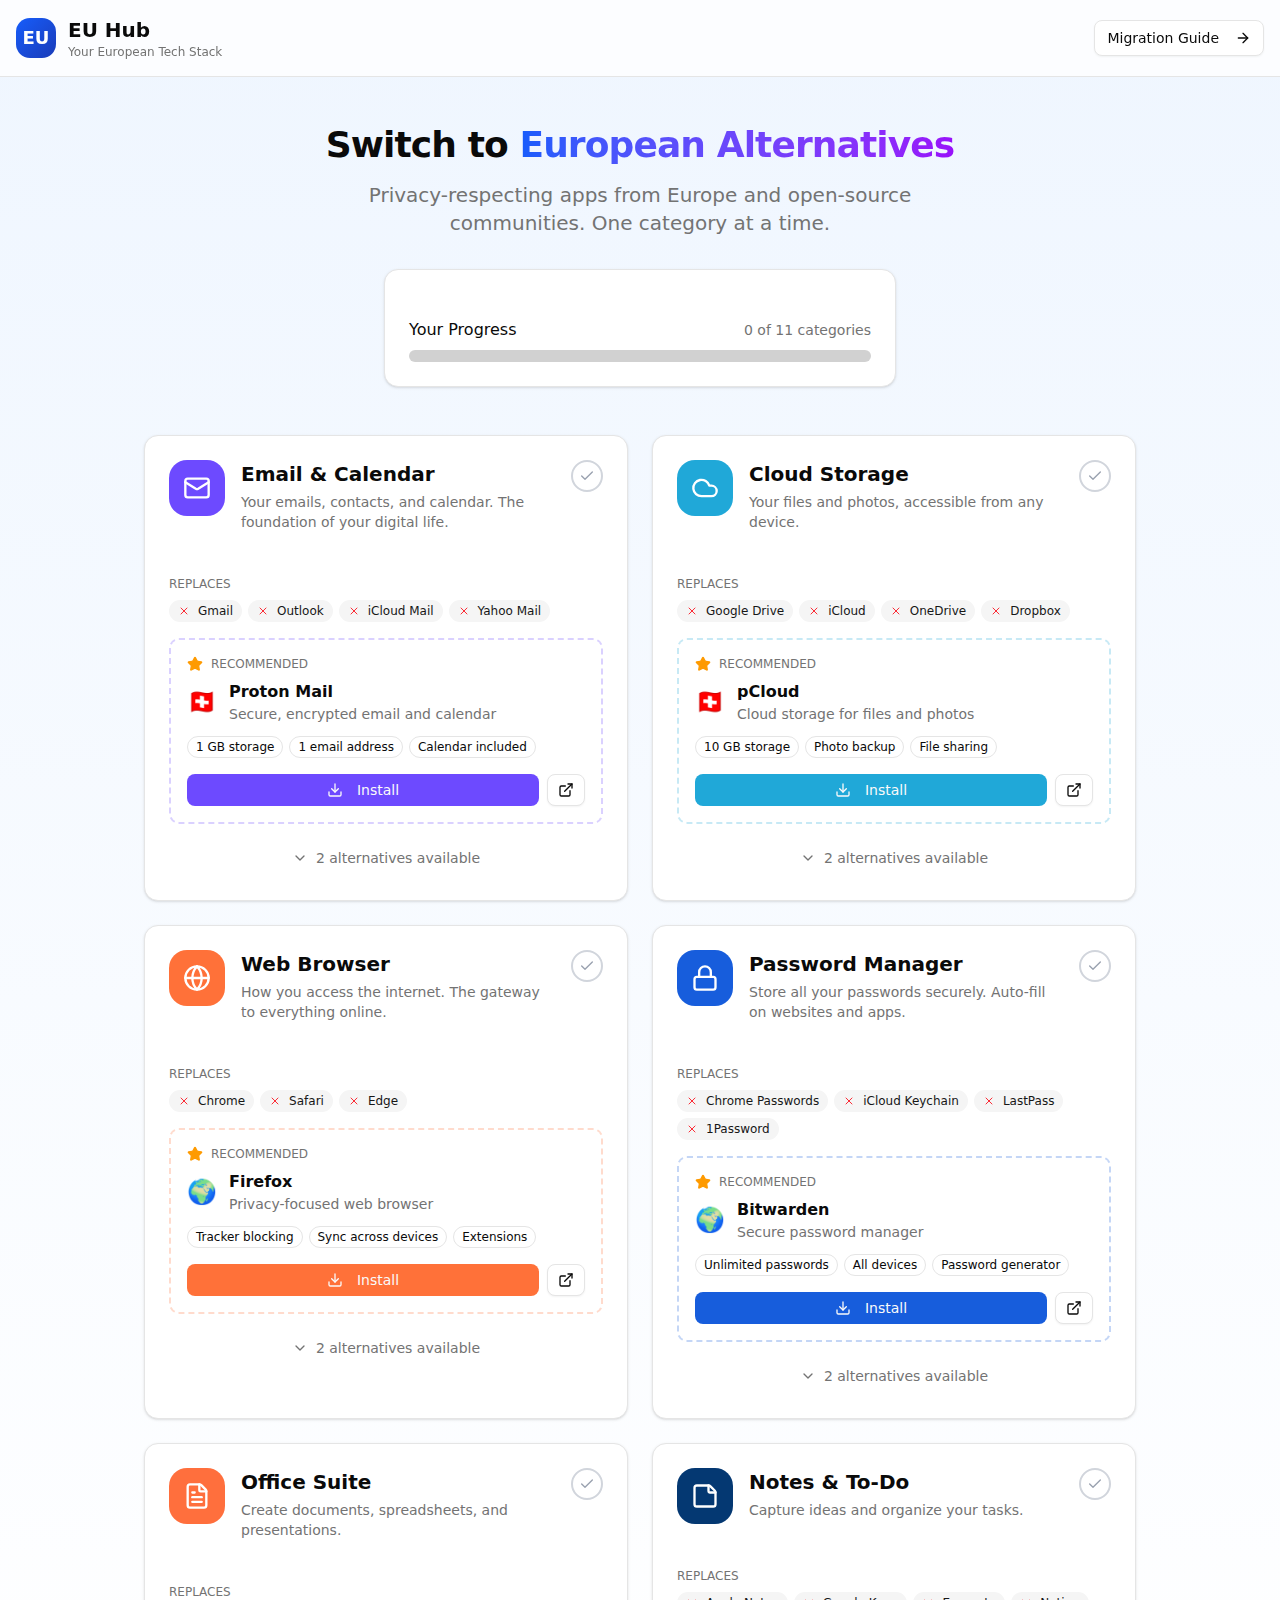
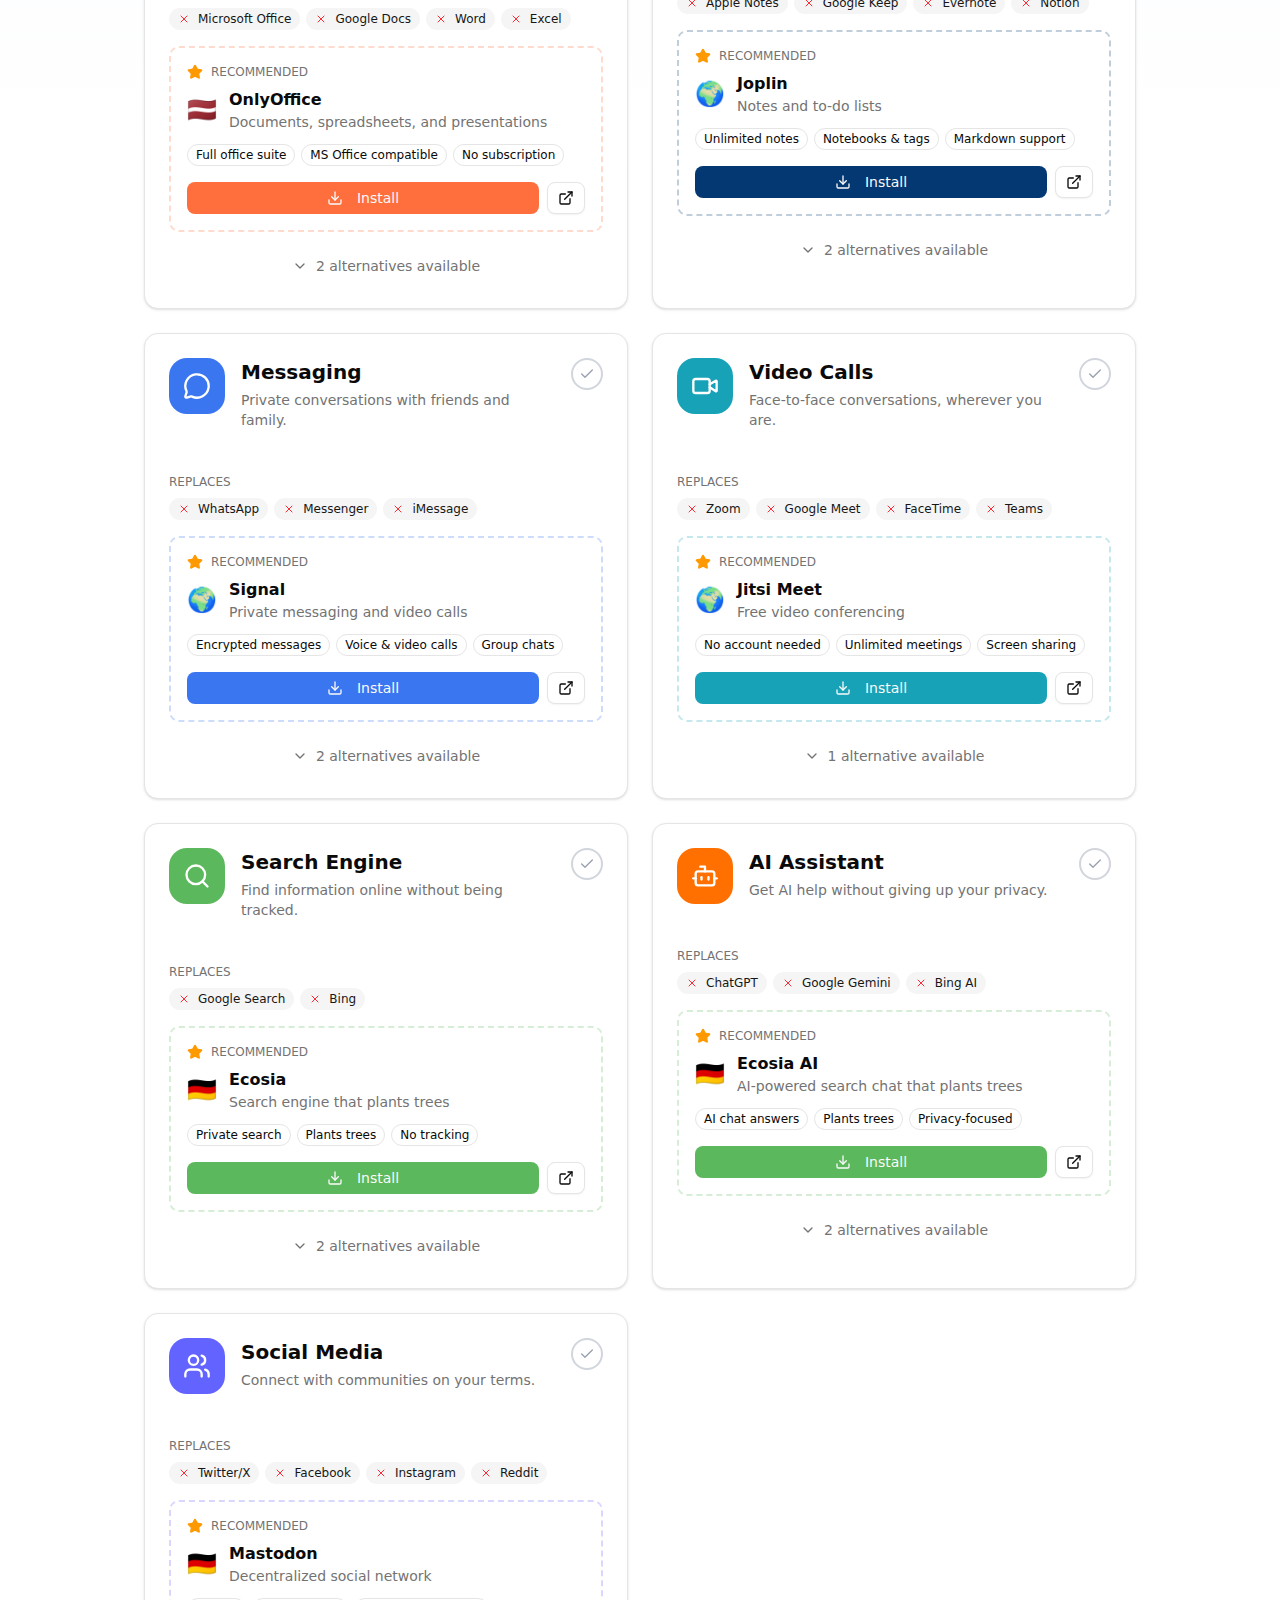
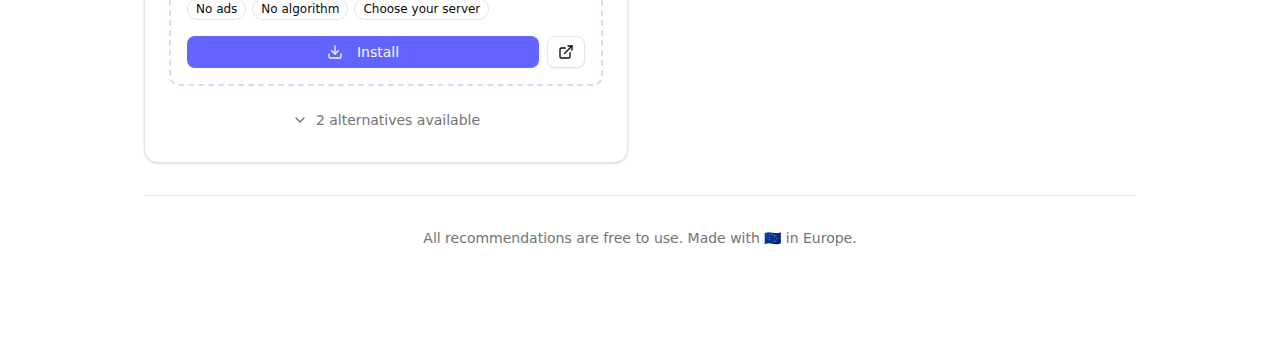
<file: eu-hub/index.html>
<!DOCTYPE html><!--O_BV18cSJAzKtuNE5HhQs--><html lang="en"><head><meta charSet="utf-8"/><meta name="viewport" content="width=device-width, initial-scale=1, maximum-scale=1"/><link rel="preload" href="/eu-hub/_next/static/media/83afe278b6a6bb3c-s.p.3a6ba036.woff2" as="font" crossorigin="" type="font/woff2"/><link rel="stylesheet" href="/eu-hub/_next/static/chunks/696aa57070ec1653.css" data-precedence="next"/><link rel="preload" as="script" fetchPriority="low" href="/eu-hub/_next/static/chunks/465f799faf41e6df.js"/><script src="/eu-hub/_next/static/chunks/806bdb8e4a6a9b95.js" async=""></script><script src="/eu-hub/_next/static/chunks/dde2c8e6322d1671.js" async=""></script><script src="/eu-hub/_next/static/chunks/54f43d4297944318.js" async=""></script><script src="/eu-hub/_next/static/chunks/turbopack-a51c29d75930c185.js" async=""></script><script src="/eu-hub/_next/static/chunks/ff1a16fafef87110.js" async=""></script><script src="/eu-hub/_next/static/chunks/650b0d2d0b895b93.js" async=""></script><script src="/eu-hub/_next/static/chunks/d125cfa5cf414924.js" async=""></script><script src="/eu-hub/_next/static/chunks/7fc12bf3cb257fad.js" async=""></script><meta name="next-size-adjust" content=""/><link rel="icon" href="/favicon.svg" type="image/svg+xml"/><link rel="apple-touch-icon" href="/icon-192.png"/><meta name="theme-color" content="#003399"/><title>EU Hub - Your European Tech Stack</title><meta name="description" content="Switch to privacy-respecting European and open-source alternatives. Free, simple, and works on all your devices."/><link rel="manifest" href="/manifest.json"/><meta name="mobile-web-app-capable" content="yes"/><meta name="apple-mobile-web-app-title" content="EU Hub"/><meta name="apple-mobile-web-app-status-bar-style" content="default"/><link rel="icon" href="/eu-hub/favicon.ico?favicon.0b3bf435.ico" sizes="256x256" type="image/x-icon"/><script src="/eu-hub/_next/static/chunks/a6dad97d9634a72d.js" noModule=""></script></head><body class="inter_5901b7c6-module__ec5Qua__variable font-sans antialiased"><div hidden=""><!--$--><!--/$--></div><div class="min-h-screen bg-gradient-to-b from-blue-50 via-white to-white dark:from-slate-950 dark:via-slate-900 dark:to-slate-900"><header class="sticky top-0 z-50 border-b bg-white/80 backdrop-blur-sm dark:bg-slate-950/80"><div class="container mx-auto px-4 py-4"><div class="flex items-center justify-between"><div class="flex items-center gap-3"><div class="flex h-10 w-10 items-center justify-center rounded-xl bg-gradient-to-br from-blue-600 to-blue-800 text-white font-bold text-lg">EU</div><div><h1 class="font-bold text-xl">EU Hub</h1><p class="text-xs text-muted-foreground">Your European Tech Stack</p></div></div><a href="/eu-hub/migrate"><button data-slot="button" data-variant="outline" data-size="default" class="inline-flex items-center justify-center gap-2 whitespace-nowrap rounded-md text-sm font-medium transition-all disabled:pointer-events-none disabled:opacity-50 [&amp;_svg]:pointer-events-none [&amp;_svg:not([class*=&#x27;size-&#x27;])]:size-4 shrink-0 [&amp;_svg]:shrink-0 outline-none focus-visible:border-ring focus-visible:ring-ring/50 focus-visible:ring-[3px] aria-invalid:ring-destructive/20 dark:aria-invalid:ring-destructive/40 aria-invalid:border-destructive border bg-background shadow-xs hover:bg-accent hover:text-accent-foreground dark:bg-input/30 dark:border-input dark:hover:bg-input/50 h-9 px-4 py-2 has-[&gt;svg]:px-3">Migration Guide<svg xmlns="http://www.w3.org/2000/svg" width="24" height="24" viewBox="0 0 24 24" fill="none" stroke="currentColor" stroke-width="2" stroke-linecap="round" stroke-linejoin="round" class="lucide lucide-arrow-right ml-2 h-4 w-4" aria-hidden="true"><path d="M5 12h14"></path><path d="m12 5 7 7-7 7"></path></svg></button></a></div></div></header><section class="container mx-auto px-4 py-12 text-center"><h2 class="text-4xl font-bold tracking-tight mb-4">Switch to<!-- --> <span class="bg-gradient-to-r from-blue-600 to-purple-600 bg-clip-text text-transparent">European Alternatives</span></h2><p class="text-xl text-muted-foreground max-w-2xl mx-auto mb-8">Privacy-respecting apps from Europe and open-source communities. One category at a time.</p><div data-slot="card" class="bg-card text-card-foreground flex flex-col gap-6 rounded-xl border py-6 shadow-sm max-w-lg mx-auto"><div data-slot="card-content" class="px-6 pt-6"><div class="flex items-center justify-between mb-2"><span class="font-medium">Your Progress</span><span class="text-sm text-muted-foreground">0<!-- --> of <!-- -->11<!-- --> categories</span></div><div aria-valuemax="100" aria-valuemin="0" role="progressbar" data-state="indeterminate" data-max="100" data-slot="progress" class="bg-primary/20 relative w-full overflow-hidden rounded-full h-3"><div data-state="indeterminate" data-max="100" data-slot="progress-indicator" class="bg-primary h-full w-full flex-1 transition-all" style="transform:translateX(-100%)"></div></div></div></div></section><main class="container mx-auto px-4 pb-16 max-w-5xl"><div class="grid gap-6 md:grid-cols-2"><div data-slot="card" class="bg-card text-card-foreground flex flex-col gap-6 rounded-xl border py-6 shadow-sm transition-all hover:shadow-lg"><div data-slot="card-header" class="@container/card-header grid auto-rows-min grid-rows-[auto_auto] items-start gap-2 px-6 has-data-[slot=card-action]:grid-cols-[1fr_auto] [.border-b]:pb-6 pb-3"><div class="flex items-start justify-between gap-4"><div class="flex items-start gap-4"><div class="flex h-14 w-14 items-center justify-center rounded-2xl text-white shrink-0" style="background-color:#6d4aff"><svg xmlns="http://www.w3.org/2000/svg" width="24" height="24" viewBox="0 0 24 24" fill="none" stroke="currentColor" stroke-width="2" stroke-linecap="round" stroke-linejoin="round" class="lucide lucide-mail h-7 w-7" aria-hidden="true"><path d="m22 7-8.991 5.727a2 2 0 0 1-2.009 0L2 7"></path><rect x="2" y="4" width="20" height="16" rx="2"></rect></svg></div><div><div data-slot="card-title" class="font-semibold text-xl">Email &amp; Calendar</div><div data-slot="card-description" class="text-muted-foreground text-sm mt-1">Your emails, contacts, and calendar. The foundation of your digital life.</div></div></div><div class="flex h-8 w-8 items-center justify-center rounded-full border-2 cursor-pointer transition-all shrink-0 border-gray-300 hover:border-green-500 hover:bg-green-50" title="Mark as complete"><svg xmlns="http://www.w3.org/2000/svg" width="24" height="24" viewBox="0 0 24 24" fill="none" stroke="currentColor" stroke-width="2" stroke-linecap="round" stroke-linejoin="round" class="lucide lucide-check h-4 w-4 text-gray-400" aria-hidden="true"><path d="M20 6 9 17l-5-5"></path></svg></div></div></div><div data-slot="card-content" class="px-6 space-y-4"><div><p class="text-xs font-medium text-muted-foreground mb-2">REPLACES</p><div class="flex flex-wrap gap-1.5"><span data-slot="badge" class="inline-flex items-center justify-center rounded-full border px-2 py-0.5 w-fit whitespace-nowrap shrink-0 [&amp;&gt;svg]:size-3 gap-1 [&amp;&gt;svg]:pointer-events-none focus-visible:border-ring focus-visible:ring-ring/50 focus-visible:ring-[3px] aria-invalid:ring-destructive/20 dark:aria-invalid:ring-destructive/40 aria-invalid:border-destructive transition-[color,box-shadow] overflow-hidden border-transparent bg-secondary text-secondary-foreground [a&amp;]:hover:bg-secondary/90 text-xs font-normal"><svg xmlns="http://www.w3.org/2000/svg" width="24" height="24" viewBox="0 0 24 24" fill="none" stroke="currentColor" stroke-width="2" stroke-linecap="round" stroke-linejoin="round" class="lucide lucide-x h-3 w-3 mr-1 text-red-500" aria-hidden="true"><path d="M18 6 6 18"></path><path d="m6 6 12 12"></path></svg>Gmail</span><span data-slot="badge" class="inline-flex items-center justify-center rounded-full border px-2 py-0.5 w-fit whitespace-nowrap shrink-0 [&amp;&gt;svg]:size-3 gap-1 [&amp;&gt;svg]:pointer-events-none focus-visible:border-ring focus-visible:ring-ring/50 focus-visible:ring-[3px] aria-invalid:ring-destructive/20 dark:aria-invalid:ring-destructive/40 aria-invalid:border-destructive transition-[color,box-shadow] overflow-hidden border-transparent bg-secondary text-secondary-foreground [a&amp;]:hover:bg-secondary/90 text-xs font-normal"><svg xmlns="http://www.w3.org/2000/svg" width="24" height="24" viewBox="0 0 24 24" fill="none" stroke="currentColor" stroke-width="2" stroke-linecap="round" stroke-linejoin="round" class="lucide lucide-x h-3 w-3 mr-1 text-red-500" aria-hidden="true"><path d="M18 6 6 18"></path><path d="m6 6 12 12"></path></svg>Outlook</span><span data-slot="badge" class="inline-flex items-center justify-center rounded-full border px-2 py-0.5 w-fit whitespace-nowrap shrink-0 [&amp;&gt;svg]:size-3 gap-1 [&amp;&gt;svg]:pointer-events-none focus-visible:border-ring focus-visible:ring-ring/50 focus-visible:ring-[3px] aria-invalid:ring-destructive/20 dark:aria-invalid:ring-destructive/40 aria-invalid:border-destructive transition-[color,box-shadow] overflow-hidden border-transparent bg-secondary text-secondary-foreground [a&amp;]:hover:bg-secondary/90 text-xs font-normal"><svg xmlns="http://www.w3.org/2000/svg" width="24" height="24" viewBox="0 0 24 24" fill="none" stroke="currentColor" stroke-width="2" stroke-linecap="round" stroke-linejoin="round" class="lucide lucide-x h-3 w-3 mr-1 text-red-500" aria-hidden="true"><path d="M18 6 6 18"></path><path d="m6 6 12 12"></path></svg>iCloud Mail</span><span data-slot="badge" class="inline-flex items-center justify-center rounded-full border px-2 py-0.5 w-fit whitespace-nowrap shrink-0 [&amp;&gt;svg]:size-3 gap-1 [&amp;&gt;svg]:pointer-events-none focus-visible:border-ring focus-visible:ring-ring/50 focus-visible:ring-[3px] aria-invalid:ring-destructive/20 dark:aria-invalid:ring-destructive/40 aria-invalid:border-destructive transition-[color,box-shadow] overflow-hidden border-transparent bg-secondary text-secondary-foreground [a&amp;]:hover:bg-secondary/90 text-xs font-normal"><svg xmlns="http://www.w3.org/2000/svg" width="24" height="24" viewBox="0 0 24 24" fill="none" stroke="currentColor" stroke-width="2" stroke-linecap="round" stroke-linejoin="round" class="lucide lucide-x h-3 w-3 mr-1 text-red-500" aria-hidden="true"><path d="M18 6 6 18"></path><path d="m6 6 12 12"></path></svg>Yahoo Mail</span></div></div><div class="rounded-lg p-4 border-2 border-dashed" style="border-color:#6d4aff40"><div class="flex items-center gap-2 mb-2"><svg xmlns="http://www.w3.org/2000/svg" width="24" height="24" viewBox="0 0 24 24" fill="none" stroke="currentColor" stroke-width="2" stroke-linecap="round" stroke-linejoin="round" class="lucide lucide-star h-4 w-4 text-amber-500 fill-amber-500" aria-hidden="true"><path d="M11.525 2.295a.53.53 0 0 1 .95 0l2.31 4.679a2.123 2.123 0 0 0 1.595 1.16l5.166.756a.53.53 0 0 1 .294.904l-3.736 3.638a2.123 2.123 0 0 0-.611 1.878l.882 5.14a.53.53 0 0 1-.771.56l-4.618-2.428a2.122 2.122 0 0 0-1.973 0L6.396 21.01a.53.53 0 0 1-.77-.56l.881-5.139a2.122 2.122 0 0 0-.611-1.879L2.16 9.795a.53.53 0 0 1 .294-.906l5.165-.755a2.122 2.122 0 0 0 1.597-1.16z"></path></svg><span class="text-xs font-medium text-muted-foreground">RECOMMENDED</span></div><div class="flex items-center justify-between"><div class="flex items-center gap-3"><span class="text-2xl">🇨🇭</span><div><h4 class="font-semibold">Proton Mail</h4><p class="text-sm text-muted-foreground">Secure, encrypted email and calendar</p></div></div></div><div class="flex flex-wrap gap-1.5 mt-3"><span data-slot="badge" class="inline-flex items-center justify-center rounded-full border px-2 py-0.5 w-fit whitespace-nowrap shrink-0 [&amp;&gt;svg]:size-3 gap-1 [&amp;&gt;svg]:pointer-events-none focus-visible:border-ring focus-visible:ring-ring/50 focus-visible:ring-[3px] aria-invalid:ring-destructive/20 dark:aria-invalid:ring-destructive/40 aria-invalid:border-destructive transition-[color,box-shadow] overflow-hidden text-foreground [a&amp;]:hover:bg-accent [a&amp;]:hover:text-accent-foreground text-xs font-normal">1 GB storage</span><span data-slot="badge" class="inline-flex items-center justify-center rounded-full border px-2 py-0.5 w-fit whitespace-nowrap shrink-0 [&amp;&gt;svg]:size-3 gap-1 [&amp;&gt;svg]:pointer-events-none focus-visible:border-ring focus-visible:ring-ring/50 focus-visible:ring-[3px] aria-invalid:ring-destructive/20 dark:aria-invalid:ring-destructive/40 aria-invalid:border-destructive transition-[color,box-shadow] overflow-hidden text-foreground [a&amp;]:hover:bg-accent [a&amp;]:hover:text-accent-foreground text-xs font-normal">1 email address</span><span data-slot="badge" class="inline-flex items-center justify-center rounded-full border px-2 py-0.5 w-fit whitespace-nowrap shrink-0 [&amp;&gt;svg]:size-3 gap-1 [&amp;&gt;svg]:pointer-events-none focus-visible:border-ring focus-visible:ring-ring/50 focus-visible:ring-[3px] aria-invalid:ring-destructive/20 dark:aria-invalid:ring-destructive/40 aria-invalid:border-destructive transition-[color,box-shadow] overflow-hidden text-foreground [a&amp;]:hover:bg-accent [a&amp;]:hover:text-accent-foreground text-xs font-normal">Calendar included</span></div><div class="flex gap-2 mt-4"><a href="https://mail.proton.me" target="_blank" rel="noopener noreferrer" data-slot="button" data-variant="default" data-size="sm" class="inline-flex items-center justify-center whitespace-nowrap text-sm font-medium transition-all disabled:pointer-events-none disabled:opacity-50 [&amp;_svg]:pointer-events-none [&amp;_svg:not([class*=&#x27;size-&#x27;])]:size-4 [&amp;_svg]:shrink-0 outline-none focus-visible:border-ring focus-visible:ring-ring/50 focus-visible:ring-[3px] aria-invalid:ring-destructive/20 dark:aria-invalid:ring-destructive/40 aria-invalid:border-destructive bg-primary text-primary-foreground hover:bg-primary/90 h-8 rounded-md gap-1.5 px-3 has-[&gt;svg]:px-2.5 flex-1" style="background-color:#6d4aff"><svg xmlns="http://www.w3.org/2000/svg" width="24" height="24" viewBox="0 0 24 24" fill="none" stroke="currentColor" stroke-width="2" stroke-linecap="round" stroke-linejoin="round" class="lucide lucide-download h-4 w-4 mr-2" aria-hidden="true"><path d="M12 15V3"></path><path d="M21 15v4a2 2 0 0 1-2 2H5a2 2 0 0 1-2-2v-4"></path><path d="m7 10 5 5 5-5"></path></svg>Install</a><a href="https://proton.me" target="_blank" rel="noopener noreferrer" data-slot="button" data-variant="outline" data-size="sm" class="inline-flex items-center justify-center whitespace-nowrap text-sm font-medium transition-all disabled:pointer-events-none disabled:opacity-50 [&amp;_svg]:pointer-events-none [&amp;_svg:not([class*=&#x27;size-&#x27;])]:size-4 shrink-0 [&amp;_svg]:shrink-0 outline-none focus-visible:border-ring focus-visible:ring-ring/50 focus-visible:ring-[3px] aria-invalid:ring-destructive/20 dark:aria-invalid:ring-destructive/40 aria-invalid:border-destructive border bg-background shadow-xs hover:bg-accent hover:text-accent-foreground dark:bg-input/30 dark:border-input dark:hover:bg-input/50 h-8 rounded-md gap-1.5 px-3 has-[&gt;svg]:px-2.5"><svg xmlns="http://www.w3.org/2000/svg" width="24" height="24" viewBox="0 0 24 24" fill="none" stroke="currentColor" stroke-width="2" stroke-linecap="round" stroke-linejoin="round" class="lucide lucide-external-link h-4 w-4" aria-hidden="true"><path d="M15 3h6v6"></path><path d="M10 14 21 3"></path><path d="M18 13v6a2 2 0 0 1-2 2H5a2 2 0 0 1-2-2V8a2 2 0 0 1 2-2h6"></path></svg></a></div></div><div><button class="flex items-center gap-2 text-sm text-muted-foreground hover:text-foreground transition-colors w-full justify-center py-2"><svg xmlns="http://www.w3.org/2000/svg" width="24" height="24" viewBox="0 0 24 24" fill="none" stroke="currentColor" stroke-width="2" stroke-linecap="round" stroke-linejoin="round" class="lucide lucide-chevron-down h-4 w-4" aria-hidden="true"><path d="m6 9 6 6 6-6"></path></svg>2<!-- --> alternative<!-- -->s<!-- --> available</button></div></div></div><div data-slot="card" class="bg-card text-card-foreground flex flex-col gap-6 rounded-xl border py-6 shadow-sm transition-all hover:shadow-lg"><div data-slot="card-header" class="@container/card-header grid auto-rows-min grid-rows-[auto_auto] items-start gap-2 px-6 has-data-[slot=card-action]:grid-cols-[1fr_auto] [.border-b]:pb-6 pb-3"><div class="flex items-start justify-between gap-4"><div class="flex items-start gap-4"><div class="flex h-14 w-14 items-center justify-center rounded-2xl text-white shrink-0" style="background-color:#20a8d8"><svg xmlns="http://www.w3.org/2000/svg" width="24" height="24" viewBox="0 0 24 24" fill="none" stroke="currentColor" stroke-width="2" stroke-linecap="round" stroke-linejoin="round" class="lucide lucide-cloud h-7 w-7" aria-hidden="true"><path d="M17.5 19H9a7 7 0 1 1 6.71-9h1.79a4.5 4.5 0 1 1 0 9Z"></path></svg></div><div><div data-slot="card-title" class="font-semibold text-xl">Cloud Storage</div><div data-slot="card-description" class="text-muted-foreground text-sm mt-1">Your files and photos, accessible from any device.</div></div></div><div class="flex h-8 w-8 items-center justify-center rounded-full border-2 cursor-pointer transition-all shrink-0 border-gray-300 hover:border-green-500 hover:bg-green-50" title="Mark as complete"><svg xmlns="http://www.w3.org/2000/svg" width="24" height="24" viewBox="0 0 24 24" fill="none" stroke="currentColor" stroke-width="2" stroke-linecap="round" stroke-linejoin="round" class="lucide lucide-check h-4 w-4 text-gray-400" aria-hidden="true"><path d="M20 6 9 17l-5-5"></path></svg></div></div></div><div data-slot="card-content" class="px-6 space-y-4"><div><p class="text-xs font-medium text-muted-foreground mb-2">REPLACES</p><div class="flex flex-wrap gap-1.5"><span data-slot="badge" class="inline-flex items-center justify-center rounded-full border px-2 py-0.5 w-fit whitespace-nowrap shrink-0 [&amp;&gt;svg]:size-3 gap-1 [&amp;&gt;svg]:pointer-events-none focus-visible:border-ring focus-visible:ring-ring/50 focus-visible:ring-[3px] aria-invalid:ring-destructive/20 dark:aria-invalid:ring-destructive/40 aria-invalid:border-destructive transition-[color,box-shadow] overflow-hidden border-transparent bg-secondary text-secondary-foreground [a&amp;]:hover:bg-secondary/90 text-xs font-normal"><svg xmlns="http://www.w3.org/2000/svg" width="24" height="24" viewBox="0 0 24 24" fill="none" stroke="currentColor" stroke-width="2" stroke-linecap="round" stroke-linejoin="round" class="lucide lucide-x h-3 w-3 mr-1 text-red-500" aria-hidden="true"><path d="M18 6 6 18"></path><path d="m6 6 12 12"></path></svg>Google Drive</span><span data-slot="badge" class="inline-flex items-center justify-center rounded-full border px-2 py-0.5 w-fit whitespace-nowrap shrink-0 [&amp;&gt;svg]:size-3 gap-1 [&amp;&gt;svg]:pointer-events-none focus-visible:border-ring focus-visible:ring-ring/50 focus-visible:ring-[3px] aria-invalid:ring-destructive/20 dark:aria-invalid:ring-destructive/40 aria-invalid:border-destructive transition-[color,box-shadow] overflow-hidden border-transparent bg-secondary text-secondary-foreground [a&amp;]:hover:bg-secondary/90 text-xs font-normal"><svg xmlns="http://www.w3.org/2000/svg" width="24" height="24" viewBox="0 0 24 24" fill="none" stroke="currentColor" stroke-width="2" stroke-linecap="round" stroke-linejoin="round" class="lucide lucide-x h-3 w-3 mr-1 text-red-500" aria-hidden="true"><path d="M18 6 6 18"></path><path d="m6 6 12 12"></path></svg>iCloud</span><span data-slot="badge" class="inline-flex items-center justify-center rounded-full border px-2 py-0.5 w-fit whitespace-nowrap shrink-0 [&amp;&gt;svg]:size-3 gap-1 [&amp;&gt;svg]:pointer-events-none focus-visible:border-ring focus-visible:ring-ring/50 focus-visible:ring-[3px] aria-invalid:ring-destructive/20 dark:aria-invalid:ring-destructive/40 aria-invalid:border-destructive transition-[color,box-shadow] overflow-hidden border-transparent bg-secondary text-secondary-foreground [a&amp;]:hover:bg-secondary/90 text-xs font-normal"><svg xmlns="http://www.w3.org/2000/svg" width="24" height="24" viewBox="0 0 24 24" fill="none" stroke="currentColor" stroke-width="2" stroke-linecap="round" stroke-linejoin="round" class="lucide lucide-x h-3 w-3 mr-1 text-red-500" aria-hidden="true"><path d="M18 6 6 18"></path><path d="m6 6 12 12"></path></svg>OneDrive</span><span data-slot="badge" class="inline-flex items-center justify-center rounded-full border px-2 py-0.5 w-fit whitespace-nowrap shrink-0 [&amp;&gt;svg]:size-3 gap-1 [&amp;&gt;svg]:pointer-events-none focus-visible:border-ring focus-visible:ring-ring/50 focus-visible:ring-[3px] aria-invalid:ring-destructive/20 dark:aria-invalid:ring-destructive/40 aria-invalid:border-destructive transition-[color,box-shadow] overflow-hidden border-transparent bg-secondary text-secondary-foreground [a&amp;]:hover:bg-secondary/90 text-xs font-normal"><svg xmlns="http://www.w3.org/2000/svg" width="24" height="24" viewBox="0 0 24 24" fill="none" stroke="currentColor" stroke-width="2" stroke-linecap="round" stroke-linejoin="round" class="lucide lucide-x h-3 w-3 mr-1 text-red-500" aria-hidden="true"><path d="M18 6 6 18"></path><path d="m6 6 12 12"></path></svg>Dropbox</span></div></div><div class="rounded-lg p-4 border-2 border-dashed" style="border-color:#20a8d840"><div class="flex items-center gap-2 mb-2"><svg xmlns="http://www.w3.org/2000/svg" width="24" height="24" viewBox="0 0 24 24" fill="none" stroke="currentColor" stroke-width="2" stroke-linecap="round" stroke-linejoin="round" class="lucide lucide-star h-4 w-4 text-amber-500 fill-amber-500" aria-hidden="true"><path d="M11.525 2.295a.53.53 0 0 1 .95 0l2.31 4.679a2.123 2.123 0 0 0 1.595 1.16l5.166.756a.53.53 0 0 1 .294.904l-3.736 3.638a2.123 2.123 0 0 0-.611 1.878l.882 5.14a.53.53 0 0 1-.771.56l-4.618-2.428a2.122 2.122 0 0 0-1.973 0L6.396 21.01a.53.53 0 0 1-.77-.56l.881-5.139a2.122 2.122 0 0 0-.611-1.879L2.16 9.795a.53.53 0 0 1 .294-.906l5.165-.755a2.122 2.122 0 0 0 1.597-1.16z"></path></svg><span class="text-xs font-medium text-muted-foreground">RECOMMENDED</span></div><div class="flex items-center justify-between"><div class="flex items-center gap-3"><span class="text-2xl">🇨🇭</span><div><h4 class="font-semibold">pCloud</h4><p class="text-sm text-muted-foreground">Cloud storage for files and photos</p></div></div></div><div class="flex flex-wrap gap-1.5 mt-3"><span data-slot="badge" class="inline-flex items-center justify-center rounded-full border px-2 py-0.5 w-fit whitespace-nowrap shrink-0 [&amp;&gt;svg]:size-3 gap-1 [&amp;&gt;svg]:pointer-events-none focus-visible:border-ring focus-visible:ring-ring/50 focus-visible:ring-[3px] aria-invalid:ring-destructive/20 dark:aria-invalid:ring-destructive/40 aria-invalid:border-destructive transition-[color,box-shadow] overflow-hidden text-foreground [a&amp;]:hover:bg-accent [a&amp;]:hover:text-accent-foreground text-xs font-normal">10 GB storage</span><span data-slot="badge" class="inline-flex items-center justify-center rounded-full border px-2 py-0.5 w-fit whitespace-nowrap shrink-0 [&amp;&gt;svg]:size-3 gap-1 [&amp;&gt;svg]:pointer-events-none focus-visible:border-ring focus-visible:ring-ring/50 focus-visible:ring-[3px] aria-invalid:ring-destructive/20 dark:aria-invalid:ring-destructive/40 aria-invalid:border-destructive transition-[color,box-shadow] overflow-hidden text-foreground [a&amp;]:hover:bg-accent [a&amp;]:hover:text-accent-foreground text-xs font-normal">Photo backup</span><span data-slot="badge" class="inline-flex items-center justify-center rounded-full border px-2 py-0.5 w-fit whitespace-nowrap shrink-0 [&amp;&gt;svg]:size-3 gap-1 [&amp;&gt;svg]:pointer-events-none focus-visible:border-ring focus-visible:ring-ring/50 focus-visible:ring-[3px] aria-invalid:ring-destructive/20 dark:aria-invalid:ring-destructive/40 aria-invalid:border-destructive transition-[color,box-shadow] overflow-hidden text-foreground [a&amp;]:hover:bg-accent [a&amp;]:hover:text-accent-foreground text-xs font-normal">File sharing</span></div><div class="flex gap-2 mt-4"><a href="https://my.pcloud.com" target="_blank" rel="noopener noreferrer" data-slot="button" data-variant="default" data-size="sm" class="inline-flex items-center justify-center whitespace-nowrap text-sm font-medium transition-all disabled:pointer-events-none disabled:opacity-50 [&amp;_svg]:pointer-events-none [&amp;_svg:not([class*=&#x27;size-&#x27;])]:size-4 [&amp;_svg]:shrink-0 outline-none focus-visible:border-ring focus-visible:ring-ring/50 focus-visible:ring-[3px] aria-invalid:ring-destructive/20 dark:aria-invalid:ring-destructive/40 aria-invalid:border-destructive bg-primary text-primary-foreground hover:bg-primary/90 h-8 rounded-md gap-1.5 px-3 has-[&gt;svg]:px-2.5 flex-1" style="background-color:#20a8d8"><svg xmlns="http://www.w3.org/2000/svg" width="24" height="24" viewBox="0 0 24 24" fill="none" stroke="currentColor" stroke-width="2" stroke-linecap="round" stroke-linejoin="round" class="lucide lucide-download h-4 w-4 mr-2" aria-hidden="true"><path d="M12 15V3"></path><path d="M21 15v4a2 2 0 0 1-2 2H5a2 2 0 0 1-2-2v-4"></path><path d="m7 10 5 5 5-5"></path></svg>Install</a><a href="https://www.pcloud.com" target="_blank" rel="noopener noreferrer" data-slot="button" data-variant="outline" data-size="sm" class="inline-flex items-center justify-center whitespace-nowrap text-sm font-medium transition-all disabled:pointer-events-none disabled:opacity-50 [&amp;_svg]:pointer-events-none [&amp;_svg:not([class*=&#x27;size-&#x27;])]:size-4 shrink-0 [&amp;_svg]:shrink-0 outline-none focus-visible:border-ring focus-visible:ring-ring/50 focus-visible:ring-[3px] aria-invalid:ring-destructive/20 dark:aria-invalid:ring-destructive/40 aria-invalid:border-destructive border bg-background shadow-xs hover:bg-accent hover:text-accent-foreground dark:bg-input/30 dark:border-input dark:hover:bg-input/50 h-8 rounded-md gap-1.5 px-3 has-[&gt;svg]:px-2.5"><svg xmlns="http://www.w3.org/2000/svg" width="24" height="24" viewBox="0 0 24 24" fill="none" stroke="currentColor" stroke-width="2" stroke-linecap="round" stroke-linejoin="round" class="lucide lucide-external-link h-4 w-4" aria-hidden="true"><path d="M15 3h6v6"></path><path d="M10 14 21 3"></path><path d="M18 13v6a2 2 0 0 1-2 2H5a2 2 0 0 1-2-2V8a2 2 0 0 1 2-2h6"></path></svg></a></div></div><div><button class="flex items-center gap-2 text-sm text-muted-foreground hover:text-foreground transition-colors w-full justify-center py-2"><svg xmlns="http://www.w3.org/2000/svg" width="24" height="24" viewBox="0 0 24 24" fill="none" stroke="currentColor" stroke-width="2" stroke-linecap="round" stroke-linejoin="round" class="lucide lucide-chevron-down h-4 w-4" aria-hidden="true"><path d="m6 9 6 6 6-6"></path></svg>2<!-- --> alternative<!-- -->s<!-- --> available</button></div></div></div><div data-slot="card" class="bg-card text-card-foreground flex flex-col gap-6 rounded-xl border py-6 shadow-sm transition-all hover:shadow-lg"><div data-slot="card-header" class="@container/card-header grid auto-rows-min grid-rows-[auto_auto] items-start gap-2 px-6 has-data-[slot=card-action]:grid-cols-[1fr_auto] [.border-b]:pb-6 pb-3"><div class="flex items-start justify-between gap-4"><div class="flex items-start gap-4"><div class="flex h-14 w-14 items-center justify-center rounded-2xl text-white shrink-0" style="background-color:#ff7139"><svg xmlns="http://www.w3.org/2000/svg" width="24" height="24" viewBox="0 0 24 24" fill="none" stroke="currentColor" stroke-width="2" stroke-linecap="round" stroke-linejoin="round" class="lucide lucide-globe h-7 w-7" aria-hidden="true"><circle cx="12" cy="12" r="10"></circle><path d="M12 2a14.5 14.5 0 0 0 0 20 14.5 14.5 0 0 0 0-20"></path><path d="M2 12h20"></path></svg></div><div><div data-slot="card-title" class="font-semibold text-xl">Web Browser</div><div data-slot="card-description" class="text-muted-foreground text-sm mt-1">How you access the internet. The gateway to everything online.</div></div></div><div class="flex h-8 w-8 items-center justify-center rounded-full border-2 cursor-pointer transition-all shrink-0 border-gray-300 hover:border-green-500 hover:bg-green-50" title="Mark as complete"><svg xmlns="http://www.w3.org/2000/svg" width="24" height="24" viewBox="0 0 24 24" fill="none" stroke="currentColor" stroke-width="2" stroke-linecap="round" stroke-linejoin="round" class="lucide lucide-check h-4 w-4 text-gray-400" aria-hidden="true"><path d="M20 6 9 17l-5-5"></path></svg></div></div></div><div data-slot="card-content" class="px-6 space-y-4"><div><p class="text-xs font-medium text-muted-foreground mb-2">REPLACES</p><div class="flex flex-wrap gap-1.5"><span data-slot="badge" class="inline-flex items-center justify-center rounded-full border px-2 py-0.5 w-fit whitespace-nowrap shrink-0 [&amp;&gt;svg]:size-3 gap-1 [&amp;&gt;svg]:pointer-events-none focus-visible:border-ring focus-visible:ring-ring/50 focus-visible:ring-[3px] aria-invalid:ring-destructive/20 dark:aria-invalid:ring-destructive/40 aria-invalid:border-destructive transition-[color,box-shadow] overflow-hidden border-transparent bg-secondary text-secondary-foreground [a&amp;]:hover:bg-secondary/90 text-xs font-normal"><svg xmlns="http://www.w3.org/2000/svg" width="24" height="24" viewBox="0 0 24 24" fill="none" stroke="currentColor" stroke-width="2" stroke-linecap="round" stroke-linejoin="round" class="lucide lucide-x h-3 w-3 mr-1 text-red-500" aria-hidden="true"><path d="M18 6 6 18"></path><path d="m6 6 12 12"></path></svg>Chrome</span><span data-slot="badge" class="inline-flex items-center justify-center rounded-full border px-2 py-0.5 w-fit whitespace-nowrap shrink-0 [&amp;&gt;svg]:size-3 gap-1 [&amp;&gt;svg]:pointer-events-none focus-visible:border-ring focus-visible:ring-ring/50 focus-visible:ring-[3px] aria-invalid:ring-destructive/20 dark:aria-invalid:ring-destructive/40 aria-invalid:border-destructive transition-[color,box-shadow] overflow-hidden border-transparent bg-secondary text-secondary-foreground [a&amp;]:hover:bg-secondary/90 text-xs font-normal"><svg xmlns="http://www.w3.org/2000/svg" width="24" height="24" viewBox="0 0 24 24" fill="none" stroke="currentColor" stroke-width="2" stroke-linecap="round" stroke-linejoin="round" class="lucide lucide-x h-3 w-3 mr-1 text-red-500" aria-hidden="true"><path d="M18 6 6 18"></path><path d="m6 6 12 12"></path></svg>Safari</span><span data-slot="badge" class="inline-flex items-center justify-center rounded-full border px-2 py-0.5 w-fit whitespace-nowrap shrink-0 [&amp;&gt;svg]:size-3 gap-1 [&amp;&gt;svg]:pointer-events-none focus-visible:border-ring focus-visible:ring-ring/50 focus-visible:ring-[3px] aria-invalid:ring-destructive/20 dark:aria-invalid:ring-destructive/40 aria-invalid:border-destructive transition-[color,box-shadow] overflow-hidden border-transparent bg-secondary text-secondary-foreground [a&amp;]:hover:bg-secondary/90 text-xs font-normal"><svg xmlns="http://www.w3.org/2000/svg" width="24" height="24" viewBox="0 0 24 24" fill="none" stroke="currentColor" stroke-width="2" stroke-linecap="round" stroke-linejoin="round" class="lucide lucide-x h-3 w-3 mr-1 text-red-500" aria-hidden="true"><path d="M18 6 6 18"></path><path d="m6 6 12 12"></path></svg>Edge</span></div></div><div class="rounded-lg p-4 border-2 border-dashed" style="border-color:#ff713940"><div class="flex items-center gap-2 mb-2"><svg xmlns="http://www.w3.org/2000/svg" width="24" height="24" viewBox="0 0 24 24" fill="none" stroke="currentColor" stroke-width="2" stroke-linecap="round" stroke-linejoin="round" class="lucide lucide-star h-4 w-4 text-amber-500 fill-amber-500" aria-hidden="true"><path d="M11.525 2.295a.53.53 0 0 1 .95 0l2.31 4.679a2.123 2.123 0 0 0 1.595 1.16l5.166.756a.53.53 0 0 1 .294.904l-3.736 3.638a2.123 2.123 0 0 0-.611 1.878l.882 5.14a.53.53 0 0 1-.771.56l-4.618-2.428a2.122 2.122 0 0 0-1.973 0L6.396 21.01a.53.53 0 0 1-.77-.56l.881-5.139a2.122 2.122 0 0 0-.611-1.879L2.16 9.795a.53.53 0 0 1 .294-.906l5.165-.755a2.122 2.122 0 0 0 1.597-1.16z"></path></svg><span class="text-xs font-medium text-muted-foreground">RECOMMENDED</span></div><div class="flex items-center justify-between"><div class="flex items-center gap-3"><span class="text-2xl">🌍</span><div><h4 class="font-semibold">Firefox</h4><p class="text-sm text-muted-foreground">Privacy-focused web browser</p></div></div></div><div class="flex flex-wrap gap-1.5 mt-3"><span data-slot="badge" class="inline-flex items-center justify-center rounded-full border px-2 py-0.5 w-fit whitespace-nowrap shrink-0 [&amp;&gt;svg]:size-3 gap-1 [&amp;&gt;svg]:pointer-events-none focus-visible:border-ring focus-visible:ring-ring/50 focus-visible:ring-[3px] aria-invalid:ring-destructive/20 dark:aria-invalid:ring-destructive/40 aria-invalid:border-destructive transition-[color,box-shadow] overflow-hidden text-foreground [a&amp;]:hover:bg-accent [a&amp;]:hover:text-accent-foreground text-xs font-normal">Tracker blocking</span><span data-slot="badge" class="inline-flex items-center justify-center rounded-full border px-2 py-0.5 w-fit whitespace-nowrap shrink-0 [&amp;&gt;svg]:size-3 gap-1 [&amp;&gt;svg]:pointer-events-none focus-visible:border-ring focus-visible:ring-ring/50 focus-visible:ring-[3px] aria-invalid:ring-destructive/20 dark:aria-invalid:ring-destructive/40 aria-invalid:border-destructive transition-[color,box-shadow] overflow-hidden text-foreground [a&amp;]:hover:bg-accent [a&amp;]:hover:text-accent-foreground text-xs font-normal">Sync across devices</span><span data-slot="badge" class="inline-flex items-center justify-center rounded-full border px-2 py-0.5 w-fit whitespace-nowrap shrink-0 [&amp;&gt;svg]:size-3 gap-1 [&amp;&gt;svg]:pointer-events-none focus-visible:border-ring focus-visible:ring-ring/50 focus-visible:ring-[3px] aria-invalid:ring-destructive/20 dark:aria-invalid:ring-destructive/40 aria-invalid:border-destructive transition-[color,box-shadow] overflow-hidden text-foreground [a&amp;]:hover:bg-accent [a&amp;]:hover:text-accent-foreground text-xs font-normal">Extensions</span></div><div class="flex gap-2 mt-4"><a href="https://www.mozilla.org/firefox/download/thanks/" target="_blank" rel="noopener noreferrer" data-slot="button" data-variant="default" data-size="sm" class="inline-flex items-center justify-center whitespace-nowrap text-sm font-medium transition-all disabled:pointer-events-none disabled:opacity-50 [&amp;_svg]:pointer-events-none [&amp;_svg:not([class*=&#x27;size-&#x27;])]:size-4 [&amp;_svg]:shrink-0 outline-none focus-visible:border-ring focus-visible:ring-ring/50 focus-visible:ring-[3px] aria-invalid:ring-destructive/20 dark:aria-invalid:ring-destructive/40 aria-invalid:border-destructive bg-primary text-primary-foreground hover:bg-primary/90 h-8 rounded-md gap-1.5 px-3 has-[&gt;svg]:px-2.5 flex-1" style="background-color:#ff7139"><svg xmlns="http://www.w3.org/2000/svg" width="24" height="24" viewBox="0 0 24 24" fill="none" stroke="currentColor" stroke-width="2" stroke-linecap="round" stroke-linejoin="round" class="lucide lucide-download h-4 w-4 mr-2" aria-hidden="true"><path d="M12 15V3"></path><path d="M21 15v4a2 2 0 0 1-2 2H5a2 2 0 0 1-2-2v-4"></path><path d="m7 10 5 5 5-5"></path></svg>Install</a><a href="https://www.mozilla.org/firefox" target="_blank" rel="noopener noreferrer" data-slot="button" data-variant="outline" data-size="sm" class="inline-flex items-center justify-center whitespace-nowrap text-sm font-medium transition-all disabled:pointer-events-none disabled:opacity-50 [&amp;_svg]:pointer-events-none [&amp;_svg:not([class*=&#x27;size-&#x27;])]:size-4 shrink-0 [&amp;_svg]:shrink-0 outline-none focus-visible:border-ring focus-visible:ring-ring/50 focus-visible:ring-[3px] aria-invalid:ring-destructive/20 dark:aria-invalid:ring-destructive/40 aria-invalid:border-destructive border bg-background shadow-xs hover:bg-accent hover:text-accent-foreground dark:bg-input/30 dark:border-input dark:hover:bg-input/50 h-8 rounded-md gap-1.5 px-3 has-[&gt;svg]:px-2.5"><svg xmlns="http://www.w3.org/2000/svg" width="24" height="24" viewBox="0 0 24 24" fill="none" stroke="currentColor" stroke-width="2" stroke-linecap="round" stroke-linejoin="round" class="lucide lucide-external-link h-4 w-4" aria-hidden="true"><path d="M15 3h6v6"></path><path d="M10 14 21 3"></path><path d="M18 13v6a2 2 0 0 1-2 2H5a2 2 0 0 1-2-2V8a2 2 0 0 1 2-2h6"></path></svg></a></div></div><div><button class="flex items-center gap-2 text-sm text-muted-foreground hover:text-foreground transition-colors w-full justify-center py-2"><svg xmlns="http://www.w3.org/2000/svg" width="24" height="24" viewBox="0 0 24 24" fill="none" stroke="currentColor" stroke-width="2" stroke-linecap="round" stroke-linejoin="round" class="lucide lucide-chevron-down h-4 w-4" aria-hidden="true"><path d="m6 9 6 6 6-6"></path></svg>2<!-- --> alternative<!-- -->s<!-- --> available</button></div></div></div><div data-slot="card" class="bg-card text-card-foreground flex flex-col gap-6 rounded-xl border py-6 shadow-sm transition-all hover:shadow-lg"><div data-slot="card-header" class="@container/card-header grid auto-rows-min grid-rows-[auto_auto] items-start gap-2 px-6 has-data-[slot=card-action]:grid-cols-[1fr_auto] [.border-b]:pb-6 pb-3"><div class="flex items-start justify-between gap-4"><div class="flex items-start gap-4"><div class="flex h-14 w-14 items-center justify-center rounded-2xl text-white shrink-0" style="background-color:#175ddc"><svg xmlns="http://www.w3.org/2000/svg" width="24" height="24" viewBox="0 0 24 24" fill="none" stroke="currentColor" stroke-width="2" stroke-linecap="round" stroke-linejoin="round" class="lucide lucide-lock h-7 w-7" aria-hidden="true"><rect width="18" height="11" x="3" y="11" rx="2" ry="2"></rect><path d="M7 11V7a5 5 0 0 1 10 0v4"></path></svg></div><div><div data-slot="card-title" class="font-semibold text-xl">Password Manager</div><div data-slot="card-description" class="text-muted-foreground text-sm mt-1">Store all your passwords securely. Auto-fill on websites and apps.</div></div></div><div class="flex h-8 w-8 items-center justify-center rounded-full border-2 cursor-pointer transition-all shrink-0 border-gray-300 hover:border-green-500 hover:bg-green-50" title="Mark as complete"><svg xmlns="http://www.w3.org/2000/svg" width="24" height="24" viewBox="0 0 24 24" fill="none" stroke="currentColor" stroke-width="2" stroke-linecap="round" stroke-linejoin="round" class="lucide lucide-check h-4 w-4 text-gray-400" aria-hidden="true"><path d="M20 6 9 17l-5-5"></path></svg></div></div></div><div data-slot="card-content" class="px-6 space-y-4"><div><p class="text-xs font-medium text-muted-foreground mb-2">REPLACES</p><div class="flex flex-wrap gap-1.5"><span data-slot="badge" class="inline-flex items-center justify-center rounded-full border px-2 py-0.5 w-fit whitespace-nowrap shrink-0 [&amp;&gt;svg]:size-3 gap-1 [&amp;&gt;svg]:pointer-events-none focus-visible:border-ring focus-visible:ring-ring/50 focus-visible:ring-[3px] aria-invalid:ring-destructive/20 dark:aria-invalid:ring-destructive/40 aria-invalid:border-destructive transition-[color,box-shadow] overflow-hidden border-transparent bg-secondary text-secondary-foreground [a&amp;]:hover:bg-secondary/90 text-xs font-normal"><svg xmlns="http://www.w3.org/2000/svg" width="24" height="24" viewBox="0 0 24 24" fill="none" stroke="currentColor" stroke-width="2" stroke-linecap="round" stroke-linejoin="round" class="lucide lucide-x h-3 w-3 mr-1 text-red-500" aria-hidden="true"><path d="M18 6 6 18"></path><path d="m6 6 12 12"></path></svg>Chrome Passwords</span><span data-slot="badge" class="inline-flex items-center justify-center rounded-full border px-2 py-0.5 w-fit whitespace-nowrap shrink-0 [&amp;&gt;svg]:size-3 gap-1 [&amp;&gt;svg]:pointer-events-none focus-visible:border-ring focus-visible:ring-ring/50 focus-visible:ring-[3px] aria-invalid:ring-destructive/20 dark:aria-invalid:ring-destructive/40 aria-invalid:border-destructive transition-[color,box-shadow] overflow-hidden border-transparent bg-secondary text-secondary-foreground [a&amp;]:hover:bg-secondary/90 text-xs font-normal"><svg xmlns="http://www.w3.org/2000/svg" width="24" height="24" viewBox="0 0 24 24" fill="none" stroke="currentColor" stroke-width="2" stroke-linecap="round" stroke-linejoin="round" class="lucide lucide-x h-3 w-3 mr-1 text-red-500" aria-hidden="true"><path d="M18 6 6 18"></path><path d="m6 6 12 12"></path></svg>iCloud Keychain</span><span data-slot="badge" class="inline-flex items-center justify-center rounded-full border px-2 py-0.5 w-fit whitespace-nowrap shrink-0 [&amp;&gt;svg]:size-3 gap-1 [&amp;&gt;svg]:pointer-events-none focus-visible:border-ring focus-visible:ring-ring/50 focus-visible:ring-[3px] aria-invalid:ring-destructive/20 dark:aria-invalid:ring-destructive/40 aria-invalid:border-destructive transition-[color,box-shadow] overflow-hidden border-transparent bg-secondary text-secondary-foreground [a&amp;]:hover:bg-secondary/90 text-xs font-normal"><svg xmlns="http://www.w3.org/2000/svg" width="24" height="24" viewBox="0 0 24 24" fill="none" stroke="currentColor" stroke-width="2" stroke-linecap="round" stroke-linejoin="round" class="lucide lucide-x h-3 w-3 mr-1 text-red-500" aria-hidden="true"><path d="M18 6 6 18"></path><path d="m6 6 12 12"></path></svg>LastPass</span><span data-slot="badge" class="inline-flex items-center justify-center rounded-full border px-2 py-0.5 w-fit whitespace-nowrap shrink-0 [&amp;&gt;svg]:size-3 gap-1 [&amp;&gt;svg]:pointer-events-none focus-visible:border-ring focus-visible:ring-ring/50 focus-visible:ring-[3px] aria-invalid:ring-destructive/20 dark:aria-invalid:ring-destructive/40 aria-invalid:border-destructive transition-[color,box-shadow] overflow-hidden border-transparent bg-secondary text-secondary-foreground [a&amp;]:hover:bg-secondary/90 text-xs font-normal"><svg xmlns="http://www.w3.org/2000/svg" width="24" height="24" viewBox="0 0 24 24" fill="none" stroke="currentColor" stroke-width="2" stroke-linecap="round" stroke-linejoin="round" class="lucide lucide-x h-3 w-3 mr-1 text-red-500" aria-hidden="true"><path d="M18 6 6 18"></path><path d="m6 6 12 12"></path></svg>1Password</span></div></div><div class="rounded-lg p-4 border-2 border-dashed" style="border-color:#175ddc40"><div class="flex items-center gap-2 mb-2"><svg xmlns="http://www.w3.org/2000/svg" width="24" height="24" viewBox="0 0 24 24" fill="none" stroke="currentColor" stroke-width="2" stroke-linecap="round" stroke-linejoin="round" class="lucide lucide-star h-4 w-4 text-amber-500 fill-amber-500" aria-hidden="true"><path d="M11.525 2.295a.53.53 0 0 1 .95 0l2.31 4.679a2.123 2.123 0 0 0 1.595 1.16l5.166.756a.53.53 0 0 1 .294.904l-3.736 3.638a2.123 2.123 0 0 0-.611 1.878l.882 5.14a.53.53 0 0 1-.771.56l-4.618-2.428a2.122 2.122 0 0 0-1.973 0L6.396 21.01a.53.53 0 0 1-.77-.56l.881-5.139a2.122 2.122 0 0 0-.611-1.879L2.16 9.795a.53.53 0 0 1 .294-.906l5.165-.755a2.122 2.122 0 0 0 1.597-1.16z"></path></svg><span class="text-xs font-medium text-muted-foreground">RECOMMENDED</span></div><div class="flex items-center justify-between"><div class="flex items-center gap-3"><span class="text-2xl">🌍</span><div><h4 class="font-semibold">Bitwarden</h4><p class="text-sm text-muted-foreground">Secure password manager</p></div></div></div><div class="flex flex-wrap gap-1.5 mt-3"><span data-slot="badge" class="inline-flex items-center justify-center rounded-full border px-2 py-0.5 w-fit whitespace-nowrap shrink-0 [&amp;&gt;svg]:size-3 gap-1 [&amp;&gt;svg]:pointer-events-none focus-visible:border-ring focus-visible:ring-ring/50 focus-visible:ring-[3px] aria-invalid:ring-destructive/20 dark:aria-invalid:ring-destructive/40 aria-invalid:border-destructive transition-[color,box-shadow] overflow-hidden text-foreground [a&amp;]:hover:bg-accent [a&amp;]:hover:text-accent-foreground text-xs font-normal">Unlimited passwords</span><span data-slot="badge" class="inline-flex items-center justify-center rounded-full border px-2 py-0.5 w-fit whitespace-nowrap shrink-0 [&amp;&gt;svg]:size-3 gap-1 [&amp;&gt;svg]:pointer-events-none focus-visible:border-ring focus-visible:ring-ring/50 focus-visible:ring-[3px] aria-invalid:ring-destructive/20 dark:aria-invalid:ring-destructive/40 aria-invalid:border-destructive transition-[color,box-shadow] overflow-hidden text-foreground [a&amp;]:hover:bg-accent [a&amp;]:hover:text-accent-foreground text-xs font-normal">All devices</span><span data-slot="badge" class="inline-flex items-center justify-center rounded-full border px-2 py-0.5 w-fit whitespace-nowrap shrink-0 [&amp;&gt;svg]:size-3 gap-1 [&amp;&gt;svg]:pointer-events-none focus-visible:border-ring focus-visible:ring-ring/50 focus-visible:ring-[3px] aria-invalid:ring-destructive/20 dark:aria-invalid:ring-destructive/40 aria-invalid:border-destructive transition-[color,box-shadow] overflow-hidden text-foreground [a&amp;]:hover:bg-accent [a&amp;]:hover:text-accent-foreground text-xs font-normal">Password generator</span></div><div class="flex gap-2 mt-4"><a href="https://vault.bitwarden.com" target="_blank" rel="noopener noreferrer" data-slot="button" data-variant="default" data-size="sm" class="inline-flex items-center justify-center whitespace-nowrap text-sm font-medium transition-all disabled:pointer-events-none disabled:opacity-50 [&amp;_svg]:pointer-events-none [&amp;_svg:not([class*=&#x27;size-&#x27;])]:size-4 [&amp;_svg]:shrink-0 outline-none focus-visible:border-ring focus-visible:ring-ring/50 focus-visible:ring-[3px] aria-invalid:ring-destructive/20 dark:aria-invalid:ring-destructive/40 aria-invalid:border-destructive bg-primary text-primary-foreground hover:bg-primary/90 h-8 rounded-md gap-1.5 px-3 has-[&gt;svg]:px-2.5 flex-1" style="background-color:#175ddc"><svg xmlns="http://www.w3.org/2000/svg" width="24" height="24" viewBox="0 0 24 24" fill="none" stroke="currentColor" stroke-width="2" stroke-linecap="round" stroke-linejoin="round" class="lucide lucide-download h-4 w-4 mr-2" aria-hidden="true"><path d="M12 15V3"></path><path d="M21 15v4a2 2 0 0 1-2 2H5a2 2 0 0 1-2-2v-4"></path><path d="m7 10 5 5 5-5"></path></svg>Install</a><a href="https://bitwarden.com" target="_blank" rel="noopener noreferrer" data-slot="button" data-variant="outline" data-size="sm" class="inline-flex items-center justify-center whitespace-nowrap text-sm font-medium transition-all disabled:pointer-events-none disabled:opacity-50 [&amp;_svg]:pointer-events-none [&amp;_svg:not([class*=&#x27;size-&#x27;])]:size-4 shrink-0 [&amp;_svg]:shrink-0 outline-none focus-visible:border-ring focus-visible:ring-ring/50 focus-visible:ring-[3px] aria-invalid:ring-destructive/20 dark:aria-invalid:ring-destructive/40 aria-invalid:border-destructive border bg-background shadow-xs hover:bg-accent hover:text-accent-foreground dark:bg-input/30 dark:border-input dark:hover:bg-input/50 h-8 rounded-md gap-1.5 px-3 has-[&gt;svg]:px-2.5"><svg xmlns="http://www.w3.org/2000/svg" width="24" height="24" viewBox="0 0 24 24" fill="none" stroke="currentColor" stroke-width="2" stroke-linecap="round" stroke-linejoin="round" class="lucide lucide-external-link h-4 w-4" aria-hidden="true"><path d="M15 3h6v6"></path><path d="M10 14 21 3"></path><path d="M18 13v6a2 2 0 0 1-2 2H5a2 2 0 0 1-2-2V8a2 2 0 0 1 2-2h6"></path></svg></a></div></div><div><button class="flex items-center gap-2 text-sm text-muted-foreground hover:text-foreground transition-colors w-full justify-center py-2"><svg xmlns="http://www.w3.org/2000/svg" width="24" height="24" viewBox="0 0 24 24" fill="none" stroke="currentColor" stroke-width="2" stroke-linecap="round" stroke-linejoin="round" class="lucide lucide-chevron-down h-4 w-4" aria-hidden="true"><path d="m6 9 6 6 6-6"></path></svg>2<!-- --> alternative<!-- -->s<!-- --> available</button></div></div></div><div data-slot="card" class="bg-card text-card-foreground flex flex-col gap-6 rounded-xl border py-6 shadow-sm transition-all hover:shadow-lg"><div data-slot="card-header" class="@container/card-header grid auto-rows-min grid-rows-[auto_auto] items-start gap-2 px-6 has-data-[slot=card-action]:grid-cols-[1fr_auto] [.border-b]:pb-6 pb-3"><div class="flex items-start justify-between gap-4"><div class="flex items-start gap-4"><div class="flex h-14 w-14 items-center justify-center rounded-2xl text-white shrink-0" style="background-color:#ff6f3d"><svg xmlns="http://www.w3.org/2000/svg" width="24" height="24" viewBox="0 0 24 24" fill="none" stroke="currentColor" stroke-width="2" stroke-linecap="round" stroke-linejoin="round" class="lucide lucide-file-text h-7 w-7" aria-hidden="true"><path d="M6 22a2 2 0 0 1-2-2V4a2 2 0 0 1 2-2h8a2.4 2.4 0 0 1 1.704.706l3.588 3.588A2.4 2.4 0 0 1 20 8v12a2 2 0 0 1-2 2z"></path><path d="M14 2v5a1 1 0 0 0 1 1h5"></path><path d="M10 9H8"></path><path d="M16 13H8"></path><path d="M16 17H8"></path></svg></div><div><div data-slot="card-title" class="font-semibold text-xl">Office Suite</div><div data-slot="card-description" class="text-muted-foreground text-sm mt-1">Create documents, spreadsheets, and presentations.</div></div></div><div class="flex h-8 w-8 items-center justify-center rounded-full border-2 cursor-pointer transition-all shrink-0 border-gray-300 hover:border-green-500 hover:bg-green-50" title="Mark as complete"><svg xmlns="http://www.w3.org/2000/svg" width="24" height="24" viewBox="0 0 24 24" fill="none" stroke="currentColor" stroke-width="2" stroke-linecap="round" stroke-linejoin="round" class="lucide lucide-check h-4 w-4 text-gray-400" aria-hidden="true"><path d="M20 6 9 17l-5-5"></path></svg></div></div></div><div data-slot="card-content" class="px-6 space-y-4"><div><p class="text-xs font-medium text-muted-foreground mb-2">REPLACES</p><div class="flex flex-wrap gap-1.5"><span data-slot="badge" class="inline-flex items-center justify-center rounded-full border px-2 py-0.5 w-fit whitespace-nowrap shrink-0 [&amp;&gt;svg]:size-3 gap-1 [&amp;&gt;svg]:pointer-events-none focus-visible:border-ring focus-visible:ring-ring/50 focus-visible:ring-[3px] aria-invalid:ring-destructive/20 dark:aria-invalid:ring-destructive/40 aria-invalid:border-destructive transition-[color,box-shadow] overflow-hidden border-transparent bg-secondary text-secondary-foreground [a&amp;]:hover:bg-secondary/90 text-xs font-normal"><svg xmlns="http://www.w3.org/2000/svg" width="24" height="24" viewBox="0 0 24 24" fill="none" stroke="currentColor" stroke-width="2" stroke-linecap="round" stroke-linejoin="round" class="lucide lucide-x h-3 w-3 mr-1 text-red-500" aria-hidden="true"><path d="M18 6 6 18"></path><path d="m6 6 12 12"></path></svg>Microsoft Office</span><span data-slot="badge" class="inline-flex items-center justify-center rounded-full border px-2 py-0.5 w-fit whitespace-nowrap shrink-0 [&amp;&gt;svg]:size-3 gap-1 [&amp;&gt;svg]:pointer-events-none focus-visible:border-ring focus-visible:ring-ring/50 focus-visible:ring-[3px] aria-invalid:ring-destructive/20 dark:aria-invalid:ring-destructive/40 aria-invalid:border-destructive transition-[color,box-shadow] overflow-hidden border-transparent bg-secondary text-secondary-foreground [a&amp;]:hover:bg-secondary/90 text-xs font-normal"><svg xmlns="http://www.w3.org/2000/svg" width="24" height="24" viewBox="0 0 24 24" fill="none" stroke="currentColor" stroke-width="2" stroke-linecap="round" stroke-linejoin="round" class="lucide lucide-x h-3 w-3 mr-1 text-red-500" aria-hidden="true"><path d="M18 6 6 18"></path><path d="m6 6 12 12"></path></svg>Google Docs</span><span data-slot="badge" class="inline-flex items-center justify-center rounded-full border px-2 py-0.5 w-fit whitespace-nowrap shrink-0 [&amp;&gt;svg]:size-3 gap-1 [&amp;&gt;svg]:pointer-events-none focus-visible:border-ring focus-visible:ring-ring/50 focus-visible:ring-[3px] aria-invalid:ring-destructive/20 dark:aria-invalid:ring-destructive/40 aria-invalid:border-destructive transition-[color,box-shadow] overflow-hidden border-transparent bg-secondary text-secondary-foreground [a&amp;]:hover:bg-secondary/90 text-xs font-normal"><svg xmlns="http://www.w3.org/2000/svg" width="24" height="24" viewBox="0 0 24 24" fill="none" stroke="currentColor" stroke-width="2" stroke-linecap="round" stroke-linejoin="round" class="lucide lucide-x h-3 w-3 mr-1 text-red-500" aria-hidden="true"><path d="M18 6 6 18"></path><path d="m6 6 12 12"></path></svg>Word</span><span data-slot="badge" class="inline-flex items-center justify-center rounded-full border px-2 py-0.5 w-fit whitespace-nowrap shrink-0 [&amp;&gt;svg]:size-3 gap-1 [&amp;&gt;svg]:pointer-events-none focus-visible:border-ring focus-visible:ring-ring/50 focus-visible:ring-[3px] aria-invalid:ring-destructive/20 dark:aria-invalid:ring-destructive/40 aria-invalid:border-destructive transition-[color,box-shadow] overflow-hidden border-transparent bg-secondary text-secondary-foreground [a&amp;]:hover:bg-secondary/90 text-xs font-normal"><svg xmlns="http://www.w3.org/2000/svg" width="24" height="24" viewBox="0 0 24 24" fill="none" stroke="currentColor" stroke-width="2" stroke-linecap="round" stroke-linejoin="round" class="lucide lucide-x h-3 w-3 mr-1 text-red-500" aria-hidden="true"><path d="M18 6 6 18"></path><path d="m6 6 12 12"></path></svg>Excel</span></div></div><div class="rounded-lg p-4 border-2 border-dashed" style="border-color:#ff6f3d40"><div class="flex items-center gap-2 mb-2"><svg xmlns="http://www.w3.org/2000/svg" width="24" height="24" viewBox="0 0 24 24" fill="none" stroke="currentColor" stroke-width="2" stroke-linecap="round" stroke-linejoin="round" class="lucide lucide-star h-4 w-4 text-amber-500 fill-amber-500" aria-hidden="true"><path d="M11.525 2.295a.53.53 0 0 1 .95 0l2.31 4.679a2.123 2.123 0 0 0 1.595 1.16l5.166.756a.53.53 0 0 1 .294.904l-3.736 3.638a2.123 2.123 0 0 0-.611 1.878l.882 5.14a.53.53 0 0 1-.771.56l-4.618-2.428a2.122 2.122 0 0 0-1.973 0L6.396 21.01a.53.53 0 0 1-.77-.56l.881-5.139a2.122 2.122 0 0 0-.611-1.879L2.16 9.795a.53.53 0 0 1 .294-.906l5.165-.755a2.122 2.122 0 0 0 1.597-1.16z"></path></svg><span class="text-xs font-medium text-muted-foreground">RECOMMENDED</span></div><div class="flex items-center justify-between"><div class="flex items-center gap-3"><span class="text-2xl">🇱🇻</span><div><h4 class="font-semibold">OnlyOffice</h4><p class="text-sm text-muted-foreground">Documents, spreadsheets, and presentations</p></div></div></div><div class="flex flex-wrap gap-1.5 mt-3"><span data-slot="badge" class="inline-flex items-center justify-center rounded-full border px-2 py-0.5 w-fit whitespace-nowrap shrink-0 [&amp;&gt;svg]:size-3 gap-1 [&amp;&gt;svg]:pointer-events-none focus-visible:border-ring focus-visible:ring-ring/50 focus-visible:ring-[3px] aria-invalid:ring-destructive/20 dark:aria-invalid:ring-destructive/40 aria-invalid:border-destructive transition-[color,box-shadow] overflow-hidden text-foreground [a&amp;]:hover:bg-accent [a&amp;]:hover:text-accent-foreground text-xs font-normal">Full office suite</span><span data-slot="badge" class="inline-flex items-center justify-center rounded-full border px-2 py-0.5 w-fit whitespace-nowrap shrink-0 [&amp;&gt;svg]:size-3 gap-1 [&amp;&gt;svg]:pointer-events-none focus-visible:border-ring focus-visible:ring-ring/50 focus-visible:ring-[3px] aria-invalid:ring-destructive/20 dark:aria-invalid:ring-destructive/40 aria-invalid:border-destructive transition-[color,box-shadow] overflow-hidden text-foreground [a&amp;]:hover:bg-accent [a&amp;]:hover:text-accent-foreground text-xs font-normal">MS Office compatible</span><span data-slot="badge" class="inline-flex items-center justify-center rounded-full border px-2 py-0.5 w-fit whitespace-nowrap shrink-0 [&amp;&gt;svg]:size-3 gap-1 [&amp;&gt;svg]:pointer-events-none focus-visible:border-ring focus-visible:ring-ring/50 focus-visible:ring-[3px] aria-invalid:ring-destructive/20 dark:aria-invalid:ring-destructive/40 aria-invalid:border-destructive transition-[color,box-shadow] overflow-hidden text-foreground [a&amp;]:hover:bg-accent [a&amp;]:hover:text-accent-foreground text-xs font-normal">No subscription</span></div><div class="flex gap-2 mt-4"><a href="https://personal.onlyoffice.com" target="_blank" rel="noopener noreferrer" data-slot="button" data-variant="default" data-size="sm" class="inline-flex items-center justify-center whitespace-nowrap text-sm font-medium transition-all disabled:pointer-events-none disabled:opacity-50 [&amp;_svg]:pointer-events-none [&amp;_svg:not([class*=&#x27;size-&#x27;])]:size-4 [&amp;_svg]:shrink-0 outline-none focus-visible:border-ring focus-visible:ring-ring/50 focus-visible:ring-[3px] aria-invalid:ring-destructive/20 dark:aria-invalid:ring-destructive/40 aria-invalid:border-destructive bg-primary text-primary-foreground hover:bg-primary/90 h-8 rounded-md gap-1.5 px-3 has-[&gt;svg]:px-2.5 flex-1" style="background-color:#ff6f3d"><svg xmlns="http://www.w3.org/2000/svg" width="24" height="24" viewBox="0 0 24 24" fill="none" stroke="currentColor" stroke-width="2" stroke-linecap="round" stroke-linejoin="round" class="lucide lucide-download h-4 w-4 mr-2" aria-hidden="true"><path d="M12 15V3"></path><path d="M21 15v4a2 2 0 0 1-2 2H5a2 2 0 0 1-2-2v-4"></path><path d="m7 10 5 5 5-5"></path></svg>Install</a><a href="https://www.onlyoffice.com" target="_blank" rel="noopener noreferrer" data-slot="button" data-variant="outline" data-size="sm" class="inline-flex items-center justify-center whitespace-nowrap text-sm font-medium transition-all disabled:pointer-events-none disabled:opacity-50 [&amp;_svg]:pointer-events-none [&amp;_svg:not([class*=&#x27;size-&#x27;])]:size-4 shrink-0 [&amp;_svg]:shrink-0 outline-none focus-visible:border-ring focus-visible:ring-ring/50 focus-visible:ring-[3px] aria-invalid:ring-destructive/20 dark:aria-invalid:ring-destructive/40 aria-invalid:border-destructive border bg-background shadow-xs hover:bg-accent hover:text-accent-foreground dark:bg-input/30 dark:border-input dark:hover:bg-input/50 h-8 rounded-md gap-1.5 px-3 has-[&gt;svg]:px-2.5"><svg xmlns="http://www.w3.org/2000/svg" width="24" height="24" viewBox="0 0 24 24" fill="none" stroke="currentColor" stroke-width="2" stroke-linecap="round" stroke-linejoin="round" class="lucide lucide-external-link h-4 w-4" aria-hidden="true"><path d="M15 3h6v6"></path><path d="M10 14 21 3"></path><path d="M18 13v6a2 2 0 0 1-2 2H5a2 2 0 0 1-2-2V8a2 2 0 0 1 2-2h6"></path></svg></a></div></div><div><button class="flex items-center gap-2 text-sm text-muted-foreground hover:text-foreground transition-colors w-full justify-center py-2"><svg xmlns="http://www.w3.org/2000/svg" width="24" height="24" viewBox="0 0 24 24" fill="none" stroke="currentColor" stroke-width="2" stroke-linecap="round" stroke-linejoin="round" class="lucide lucide-chevron-down h-4 w-4" aria-hidden="true"><path d="m6 9 6 6 6-6"></path></svg>2<!-- --> alternative<!-- -->s<!-- --> available</button></div></div></div><div data-slot="card" class="bg-card text-card-foreground flex flex-col gap-6 rounded-xl border py-6 shadow-sm transition-all hover:shadow-lg"><div data-slot="card-header" class="@container/card-header grid auto-rows-min grid-rows-[auto_auto] items-start gap-2 px-6 has-data-[slot=card-action]:grid-cols-[1fr_auto] [.border-b]:pb-6 pb-3"><div class="flex items-start justify-between gap-4"><div class="flex items-start gap-4"><div class="flex h-14 w-14 items-center justify-center rounded-2xl text-white shrink-0" style="background-color:#043872"><svg xmlns="http://www.w3.org/2000/svg" width="24" height="24" viewBox="0 0 24 24" fill="none" stroke="currentColor" stroke-width="2" stroke-linecap="round" stroke-linejoin="round" class="lucide lucide-sticky-note h-7 w-7" aria-hidden="true"><path d="M21 9a2.4 2.4 0 0 0-.706-1.706l-3.588-3.588A2.4 2.4 0 0 0 15 3H5a2 2 0 0 0-2 2v14a2 2 0 0 0 2 2h14a2 2 0 0 0 2-2z"></path><path d="M15 3v5a1 1 0 0 0 1 1h5"></path></svg></div><div><div data-slot="card-title" class="font-semibold text-xl">Notes &amp; To-Do</div><div data-slot="card-description" class="text-muted-foreground text-sm mt-1">Capture ideas and organize your tasks.</div></div></div><div class="flex h-8 w-8 items-center justify-center rounded-full border-2 cursor-pointer transition-all shrink-0 border-gray-300 hover:border-green-500 hover:bg-green-50" title="Mark as complete"><svg xmlns="http://www.w3.org/2000/svg" width="24" height="24" viewBox="0 0 24 24" fill="none" stroke="currentColor" stroke-width="2" stroke-linecap="round" stroke-linejoin="round" class="lucide lucide-check h-4 w-4 text-gray-400" aria-hidden="true"><path d="M20 6 9 17l-5-5"></path></svg></div></div></div><div data-slot="card-content" class="px-6 space-y-4"><div><p class="text-xs font-medium text-muted-foreground mb-2">REPLACES</p><div class="flex flex-wrap gap-1.5"><span data-slot="badge" class="inline-flex items-center justify-center rounded-full border px-2 py-0.5 w-fit whitespace-nowrap shrink-0 [&amp;&gt;svg]:size-3 gap-1 [&amp;&gt;svg]:pointer-events-none focus-visible:border-ring focus-visible:ring-ring/50 focus-visible:ring-[3px] aria-invalid:ring-destructive/20 dark:aria-invalid:ring-destructive/40 aria-invalid:border-destructive transition-[color,box-shadow] overflow-hidden border-transparent bg-secondary text-secondary-foreground [a&amp;]:hover:bg-secondary/90 text-xs font-normal"><svg xmlns="http://www.w3.org/2000/svg" width="24" height="24" viewBox="0 0 24 24" fill="none" stroke="currentColor" stroke-width="2" stroke-linecap="round" stroke-linejoin="round" class="lucide lucide-x h-3 w-3 mr-1 text-red-500" aria-hidden="true"><path d="M18 6 6 18"></path><path d="m6 6 12 12"></path></svg>Apple Notes</span><span data-slot="badge" class="inline-flex items-center justify-center rounded-full border px-2 py-0.5 w-fit whitespace-nowrap shrink-0 [&amp;&gt;svg]:size-3 gap-1 [&amp;&gt;svg]:pointer-events-none focus-visible:border-ring focus-visible:ring-ring/50 focus-visible:ring-[3px] aria-invalid:ring-destructive/20 dark:aria-invalid:ring-destructive/40 aria-invalid:border-destructive transition-[color,box-shadow] overflow-hidden border-transparent bg-secondary text-secondary-foreground [a&amp;]:hover:bg-secondary/90 text-xs font-normal"><svg xmlns="http://www.w3.org/2000/svg" width="24" height="24" viewBox="0 0 24 24" fill="none" stroke="currentColor" stroke-width="2" stroke-linecap="round" stroke-linejoin="round" class="lucide lucide-x h-3 w-3 mr-1 text-red-500" aria-hidden="true"><path d="M18 6 6 18"></path><path d="m6 6 12 12"></path></svg>Google Keep</span><span data-slot="badge" class="inline-flex items-center justify-center rounded-full border px-2 py-0.5 w-fit whitespace-nowrap shrink-0 [&amp;&gt;svg]:size-3 gap-1 [&amp;&gt;svg]:pointer-events-none focus-visible:border-ring focus-visible:ring-ring/50 focus-visible:ring-[3px] aria-invalid:ring-destructive/20 dark:aria-invalid:ring-destructive/40 aria-invalid:border-destructive transition-[color,box-shadow] overflow-hidden border-transparent bg-secondary text-secondary-foreground [a&amp;]:hover:bg-secondary/90 text-xs font-normal"><svg xmlns="http://www.w3.org/2000/svg" width="24" height="24" viewBox="0 0 24 24" fill="none" stroke="currentColor" stroke-width="2" stroke-linecap="round" stroke-linejoin="round" class="lucide lucide-x h-3 w-3 mr-1 text-red-500" aria-hidden="true"><path d="M18 6 6 18"></path><path d="m6 6 12 12"></path></svg>Evernote</span><span data-slot="badge" class="inline-flex items-center justify-center rounded-full border px-2 py-0.5 w-fit whitespace-nowrap shrink-0 [&amp;&gt;svg]:size-3 gap-1 [&amp;&gt;svg]:pointer-events-none focus-visible:border-ring focus-visible:ring-ring/50 focus-visible:ring-[3px] aria-invalid:ring-destructive/20 dark:aria-invalid:ring-destructive/40 aria-invalid:border-destructive transition-[color,box-shadow] overflow-hidden border-transparent bg-secondary text-secondary-foreground [a&amp;]:hover:bg-secondary/90 text-xs font-normal"><svg xmlns="http://www.w3.org/2000/svg" width="24" height="24" viewBox="0 0 24 24" fill="none" stroke="currentColor" stroke-width="2" stroke-linecap="round" stroke-linejoin="round" class="lucide lucide-x h-3 w-3 mr-1 text-red-500" aria-hidden="true"><path d="M18 6 6 18"></path><path d="m6 6 12 12"></path></svg>Notion</span></div></div><div class="rounded-lg p-4 border-2 border-dashed" style="border-color:#04387240"><div class="flex items-center gap-2 mb-2"><svg xmlns="http://www.w3.org/2000/svg" width="24" height="24" viewBox="0 0 24 24" fill="none" stroke="currentColor" stroke-width="2" stroke-linecap="round" stroke-linejoin="round" class="lucide lucide-star h-4 w-4 text-amber-500 fill-amber-500" aria-hidden="true"><path d="M11.525 2.295a.53.53 0 0 1 .95 0l2.31 4.679a2.123 2.123 0 0 0 1.595 1.16l5.166.756a.53.53 0 0 1 .294.904l-3.736 3.638a2.123 2.123 0 0 0-.611 1.878l.882 5.14a.53.53 0 0 1-.771.56l-4.618-2.428a2.122 2.122 0 0 0-1.973 0L6.396 21.01a.53.53 0 0 1-.77-.56l.881-5.139a2.122 2.122 0 0 0-.611-1.879L2.16 9.795a.53.53 0 0 1 .294-.906l5.165-.755a2.122 2.122 0 0 0 1.597-1.16z"></path></svg><span class="text-xs font-medium text-muted-foreground">RECOMMENDED</span></div><div class="flex items-center justify-between"><div class="flex items-center gap-3"><span class="text-2xl">🌍</span><div><h4 class="font-semibold">Joplin</h4><p class="text-sm text-muted-foreground">Notes and to-do lists</p></div></div></div><div class="flex flex-wrap gap-1.5 mt-3"><span data-slot="badge" class="inline-flex items-center justify-center rounded-full border px-2 py-0.5 w-fit whitespace-nowrap shrink-0 [&amp;&gt;svg]:size-3 gap-1 [&amp;&gt;svg]:pointer-events-none focus-visible:border-ring focus-visible:ring-ring/50 focus-visible:ring-[3px] aria-invalid:ring-destructive/20 dark:aria-invalid:ring-destructive/40 aria-invalid:border-destructive transition-[color,box-shadow] overflow-hidden text-foreground [a&amp;]:hover:bg-accent [a&amp;]:hover:text-accent-foreground text-xs font-normal">Unlimited notes</span><span data-slot="badge" class="inline-flex items-center justify-center rounded-full border px-2 py-0.5 w-fit whitespace-nowrap shrink-0 [&amp;&gt;svg]:size-3 gap-1 [&amp;&gt;svg]:pointer-events-none focus-visible:border-ring focus-visible:ring-ring/50 focus-visible:ring-[3px] aria-invalid:ring-destructive/20 dark:aria-invalid:ring-destructive/40 aria-invalid:border-destructive transition-[color,box-shadow] overflow-hidden text-foreground [a&amp;]:hover:bg-accent [a&amp;]:hover:text-accent-foreground text-xs font-normal">Notebooks &amp; tags</span><span data-slot="badge" class="inline-flex items-center justify-center rounded-full border px-2 py-0.5 w-fit whitespace-nowrap shrink-0 [&amp;&gt;svg]:size-3 gap-1 [&amp;&gt;svg]:pointer-events-none focus-visible:border-ring focus-visible:ring-ring/50 focus-visible:ring-[3px] aria-invalid:ring-destructive/20 dark:aria-invalid:ring-destructive/40 aria-invalid:border-destructive transition-[color,box-shadow] overflow-hidden text-foreground [a&amp;]:hover:bg-accent [a&amp;]:hover:text-accent-foreground text-xs font-normal">Markdown support</span></div><div class="flex gap-2 mt-4"><a href="https://joplinapp.org/download/" target="_blank" rel="noopener noreferrer" data-slot="button" data-variant="default" data-size="sm" class="inline-flex items-center justify-center whitespace-nowrap text-sm font-medium transition-all disabled:pointer-events-none disabled:opacity-50 [&amp;_svg]:pointer-events-none [&amp;_svg:not([class*=&#x27;size-&#x27;])]:size-4 [&amp;_svg]:shrink-0 outline-none focus-visible:border-ring focus-visible:ring-ring/50 focus-visible:ring-[3px] aria-invalid:ring-destructive/20 dark:aria-invalid:ring-destructive/40 aria-invalid:border-destructive bg-primary text-primary-foreground hover:bg-primary/90 h-8 rounded-md gap-1.5 px-3 has-[&gt;svg]:px-2.5 flex-1" style="background-color:#043872"><svg xmlns="http://www.w3.org/2000/svg" width="24" height="24" viewBox="0 0 24 24" fill="none" stroke="currentColor" stroke-width="2" stroke-linecap="round" stroke-linejoin="round" class="lucide lucide-download h-4 w-4 mr-2" aria-hidden="true"><path d="M12 15V3"></path><path d="M21 15v4a2 2 0 0 1-2 2H5a2 2 0 0 1-2-2v-4"></path><path d="m7 10 5 5 5-5"></path></svg>Install</a><a href="https://joplinapp.org" target="_blank" rel="noopener noreferrer" data-slot="button" data-variant="outline" data-size="sm" class="inline-flex items-center justify-center whitespace-nowrap text-sm font-medium transition-all disabled:pointer-events-none disabled:opacity-50 [&amp;_svg]:pointer-events-none [&amp;_svg:not([class*=&#x27;size-&#x27;])]:size-4 shrink-0 [&amp;_svg]:shrink-0 outline-none focus-visible:border-ring focus-visible:ring-ring/50 focus-visible:ring-[3px] aria-invalid:ring-destructive/20 dark:aria-invalid:ring-destructive/40 aria-invalid:border-destructive border bg-background shadow-xs hover:bg-accent hover:text-accent-foreground dark:bg-input/30 dark:border-input dark:hover:bg-input/50 h-8 rounded-md gap-1.5 px-3 has-[&gt;svg]:px-2.5"><svg xmlns="http://www.w3.org/2000/svg" width="24" height="24" viewBox="0 0 24 24" fill="none" stroke="currentColor" stroke-width="2" stroke-linecap="round" stroke-linejoin="round" class="lucide lucide-external-link h-4 w-4" aria-hidden="true"><path d="M15 3h6v6"></path><path d="M10 14 21 3"></path><path d="M18 13v6a2 2 0 0 1-2 2H5a2 2 0 0 1-2-2V8a2 2 0 0 1 2-2h6"></path></svg></a></div></div><div><button class="flex items-center gap-2 text-sm text-muted-foreground hover:text-foreground transition-colors w-full justify-center py-2"><svg xmlns="http://www.w3.org/2000/svg" width="24" height="24" viewBox="0 0 24 24" fill="none" stroke="currentColor" stroke-width="2" stroke-linecap="round" stroke-linejoin="round" class="lucide lucide-chevron-down h-4 w-4" aria-hidden="true"><path d="m6 9 6 6 6-6"></path></svg>2<!-- --> alternative<!-- -->s<!-- --> available</button></div></div></div><div data-slot="card" class="bg-card text-card-foreground flex flex-col gap-6 rounded-xl border py-6 shadow-sm transition-all hover:shadow-lg"><div data-slot="card-header" class="@container/card-header grid auto-rows-min grid-rows-[auto_auto] items-start gap-2 px-6 has-data-[slot=card-action]:grid-cols-[1fr_auto] [.border-b]:pb-6 pb-3"><div class="flex items-start justify-between gap-4"><div class="flex items-start gap-4"><div class="flex h-14 w-14 items-center justify-center rounded-2xl text-white shrink-0" style="background-color:#3a76f0"><svg xmlns="http://www.w3.org/2000/svg" width="24" height="24" viewBox="0 0 24 24" fill="none" stroke="currentColor" stroke-width="2" stroke-linecap="round" stroke-linejoin="round" class="lucide lucide-message-circle h-7 w-7" aria-hidden="true"><path d="M2.992 16.342a2 2 0 0 1 .094 1.167l-1.065 3.29a1 1 0 0 0 1.236 1.168l3.413-.998a2 2 0 0 1 1.099.092 10 10 0 1 0-4.777-4.719"></path></svg></div><div><div data-slot="card-title" class="font-semibold text-xl">Messaging</div><div data-slot="card-description" class="text-muted-foreground text-sm mt-1">Private conversations with friends and family.</div></div></div><div class="flex h-8 w-8 items-center justify-center rounded-full border-2 cursor-pointer transition-all shrink-0 border-gray-300 hover:border-green-500 hover:bg-green-50" title="Mark as complete"><svg xmlns="http://www.w3.org/2000/svg" width="24" height="24" viewBox="0 0 24 24" fill="none" stroke="currentColor" stroke-width="2" stroke-linecap="round" stroke-linejoin="round" class="lucide lucide-check h-4 w-4 text-gray-400" aria-hidden="true"><path d="M20 6 9 17l-5-5"></path></svg></div></div></div><div data-slot="card-content" class="px-6 space-y-4"><div><p class="text-xs font-medium text-muted-foreground mb-2">REPLACES</p><div class="flex flex-wrap gap-1.5"><span data-slot="badge" class="inline-flex items-center justify-center rounded-full border px-2 py-0.5 w-fit whitespace-nowrap shrink-0 [&amp;&gt;svg]:size-3 gap-1 [&amp;&gt;svg]:pointer-events-none focus-visible:border-ring focus-visible:ring-ring/50 focus-visible:ring-[3px] aria-invalid:ring-destructive/20 dark:aria-invalid:ring-destructive/40 aria-invalid:border-destructive transition-[color,box-shadow] overflow-hidden border-transparent bg-secondary text-secondary-foreground [a&amp;]:hover:bg-secondary/90 text-xs font-normal"><svg xmlns="http://www.w3.org/2000/svg" width="24" height="24" viewBox="0 0 24 24" fill="none" stroke="currentColor" stroke-width="2" stroke-linecap="round" stroke-linejoin="round" class="lucide lucide-x h-3 w-3 mr-1 text-red-500" aria-hidden="true"><path d="M18 6 6 18"></path><path d="m6 6 12 12"></path></svg>WhatsApp</span><span data-slot="badge" class="inline-flex items-center justify-center rounded-full border px-2 py-0.5 w-fit whitespace-nowrap shrink-0 [&amp;&gt;svg]:size-3 gap-1 [&amp;&gt;svg]:pointer-events-none focus-visible:border-ring focus-visible:ring-ring/50 focus-visible:ring-[3px] aria-invalid:ring-destructive/20 dark:aria-invalid:ring-destructive/40 aria-invalid:border-destructive transition-[color,box-shadow] overflow-hidden border-transparent bg-secondary text-secondary-foreground [a&amp;]:hover:bg-secondary/90 text-xs font-normal"><svg xmlns="http://www.w3.org/2000/svg" width="24" height="24" viewBox="0 0 24 24" fill="none" stroke="currentColor" stroke-width="2" stroke-linecap="round" stroke-linejoin="round" class="lucide lucide-x h-3 w-3 mr-1 text-red-500" aria-hidden="true"><path d="M18 6 6 18"></path><path d="m6 6 12 12"></path></svg>Messenger</span><span data-slot="badge" class="inline-flex items-center justify-center rounded-full border px-2 py-0.5 w-fit whitespace-nowrap shrink-0 [&amp;&gt;svg]:size-3 gap-1 [&amp;&gt;svg]:pointer-events-none focus-visible:border-ring focus-visible:ring-ring/50 focus-visible:ring-[3px] aria-invalid:ring-destructive/20 dark:aria-invalid:ring-destructive/40 aria-invalid:border-destructive transition-[color,box-shadow] overflow-hidden border-transparent bg-secondary text-secondary-foreground [a&amp;]:hover:bg-secondary/90 text-xs font-normal"><svg xmlns="http://www.w3.org/2000/svg" width="24" height="24" viewBox="0 0 24 24" fill="none" stroke="currentColor" stroke-width="2" stroke-linecap="round" stroke-linejoin="round" class="lucide lucide-x h-3 w-3 mr-1 text-red-500" aria-hidden="true"><path d="M18 6 6 18"></path><path d="m6 6 12 12"></path></svg>iMessage</span></div></div><div class="rounded-lg p-4 border-2 border-dashed" style="border-color:#3a76f040"><div class="flex items-center gap-2 mb-2"><svg xmlns="http://www.w3.org/2000/svg" width="24" height="24" viewBox="0 0 24 24" fill="none" stroke="currentColor" stroke-width="2" stroke-linecap="round" stroke-linejoin="round" class="lucide lucide-star h-4 w-4 text-amber-500 fill-amber-500" aria-hidden="true"><path d="M11.525 2.295a.53.53 0 0 1 .95 0l2.31 4.679a2.123 2.123 0 0 0 1.595 1.16l5.166.756a.53.53 0 0 1 .294.904l-3.736 3.638a2.123 2.123 0 0 0-.611 1.878l.882 5.14a.53.53 0 0 1-.771.56l-4.618-2.428a2.122 2.122 0 0 0-1.973 0L6.396 21.01a.53.53 0 0 1-.77-.56l.881-5.139a2.122 2.122 0 0 0-.611-1.879L2.16 9.795a.53.53 0 0 1 .294-.906l5.165-.755a2.122 2.122 0 0 0 1.597-1.16z"></path></svg><span class="text-xs font-medium text-muted-foreground">RECOMMENDED</span></div><div class="flex items-center justify-between"><div class="flex items-center gap-3"><span class="text-2xl">🌍</span><div><h4 class="font-semibold">Signal</h4><p class="text-sm text-muted-foreground">Private messaging and video calls</p></div></div></div><div class="flex flex-wrap gap-1.5 mt-3"><span data-slot="badge" class="inline-flex items-center justify-center rounded-full border px-2 py-0.5 w-fit whitespace-nowrap shrink-0 [&amp;&gt;svg]:size-3 gap-1 [&amp;&gt;svg]:pointer-events-none focus-visible:border-ring focus-visible:ring-ring/50 focus-visible:ring-[3px] aria-invalid:ring-destructive/20 dark:aria-invalid:ring-destructive/40 aria-invalid:border-destructive transition-[color,box-shadow] overflow-hidden text-foreground [a&amp;]:hover:bg-accent [a&amp;]:hover:text-accent-foreground text-xs font-normal">Encrypted messages</span><span data-slot="badge" class="inline-flex items-center justify-center rounded-full border px-2 py-0.5 w-fit whitespace-nowrap shrink-0 [&amp;&gt;svg]:size-3 gap-1 [&amp;&gt;svg]:pointer-events-none focus-visible:border-ring focus-visible:ring-ring/50 focus-visible:ring-[3px] aria-invalid:ring-destructive/20 dark:aria-invalid:ring-destructive/40 aria-invalid:border-destructive transition-[color,box-shadow] overflow-hidden text-foreground [a&amp;]:hover:bg-accent [a&amp;]:hover:text-accent-foreground text-xs font-normal">Voice &amp; video calls</span><span data-slot="badge" class="inline-flex items-center justify-center rounded-full border px-2 py-0.5 w-fit whitespace-nowrap shrink-0 [&amp;&gt;svg]:size-3 gap-1 [&amp;&gt;svg]:pointer-events-none focus-visible:border-ring focus-visible:ring-ring/50 focus-visible:ring-[3px] aria-invalid:ring-destructive/20 dark:aria-invalid:ring-destructive/40 aria-invalid:border-destructive transition-[color,box-shadow] overflow-hidden text-foreground [a&amp;]:hover:bg-accent [a&amp;]:hover:text-accent-foreground text-xs font-normal">Group chats</span></div><div class="flex gap-2 mt-4"><a href="https://signal.org/download/windows" target="_blank" rel="noopener noreferrer" data-slot="button" data-variant="default" data-size="sm" class="inline-flex items-center justify-center whitespace-nowrap text-sm font-medium transition-all disabled:pointer-events-none disabled:opacity-50 [&amp;_svg]:pointer-events-none [&amp;_svg:not([class*=&#x27;size-&#x27;])]:size-4 [&amp;_svg]:shrink-0 outline-none focus-visible:border-ring focus-visible:ring-ring/50 focus-visible:ring-[3px] aria-invalid:ring-destructive/20 dark:aria-invalid:ring-destructive/40 aria-invalid:border-destructive bg-primary text-primary-foreground hover:bg-primary/90 h-8 rounded-md gap-1.5 px-3 has-[&gt;svg]:px-2.5 flex-1" style="background-color:#3a76f0"><svg xmlns="http://www.w3.org/2000/svg" width="24" height="24" viewBox="0 0 24 24" fill="none" stroke="currentColor" stroke-width="2" stroke-linecap="round" stroke-linejoin="round" class="lucide lucide-download h-4 w-4 mr-2" aria-hidden="true"><path d="M12 15V3"></path><path d="M21 15v4a2 2 0 0 1-2 2H5a2 2 0 0 1-2-2v-4"></path><path d="m7 10 5 5 5-5"></path></svg>Install</a><a href="https://signal.org" target="_blank" rel="noopener noreferrer" data-slot="button" data-variant="outline" data-size="sm" class="inline-flex items-center justify-center whitespace-nowrap text-sm font-medium transition-all disabled:pointer-events-none disabled:opacity-50 [&amp;_svg]:pointer-events-none [&amp;_svg:not([class*=&#x27;size-&#x27;])]:size-4 shrink-0 [&amp;_svg]:shrink-0 outline-none focus-visible:border-ring focus-visible:ring-ring/50 focus-visible:ring-[3px] aria-invalid:ring-destructive/20 dark:aria-invalid:ring-destructive/40 aria-invalid:border-destructive border bg-background shadow-xs hover:bg-accent hover:text-accent-foreground dark:bg-input/30 dark:border-input dark:hover:bg-input/50 h-8 rounded-md gap-1.5 px-3 has-[&gt;svg]:px-2.5"><svg xmlns="http://www.w3.org/2000/svg" width="24" height="24" viewBox="0 0 24 24" fill="none" stroke="currentColor" stroke-width="2" stroke-linecap="round" stroke-linejoin="round" class="lucide lucide-external-link h-4 w-4" aria-hidden="true"><path d="M15 3h6v6"></path><path d="M10 14 21 3"></path><path d="M18 13v6a2 2 0 0 1-2 2H5a2 2 0 0 1-2-2V8a2 2 0 0 1 2-2h6"></path></svg></a></div></div><div><button class="flex items-center gap-2 text-sm text-muted-foreground hover:text-foreground transition-colors w-full justify-center py-2"><svg xmlns="http://www.w3.org/2000/svg" width="24" height="24" viewBox="0 0 24 24" fill="none" stroke="currentColor" stroke-width="2" stroke-linecap="round" stroke-linejoin="round" class="lucide lucide-chevron-down h-4 w-4" aria-hidden="true"><path d="m6 9 6 6 6-6"></path></svg>2<!-- --> alternative<!-- -->s<!-- --> available</button></div></div></div><div data-slot="card" class="bg-card text-card-foreground flex flex-col gap-6 rounded-xl border py-6 shadow-sm transition-all hover:shadow-lg"><div data-slot="card-header" class="@container/card-header grid auto-rows-min grid-rows-[auto_auto] items-start gap-2 px-6 has-data-[slot=card-action]:grid-cols-[1fr_auto] [.border-b]:pb-6 pb-3"><div class="flex items-start justify-between gap-4"><div class="flex items-start gap-4"><div class="flex h-14 w-14 items-center justify-center rounded-2xl text-white shrink-0" style="background-color:#17a2b8"><svg xmlns="http://www.w3.org/2000/svg" width="24" height="24" viewBox="0 0 24 24" fill="none" stroke="currentColor" stroke-width="2" stroke-linecap="round" stroke-linejoin="round" class="lucide lucide-video h-7 w-7" aria-hidden="true"><path d="m16 13 5.223 3.482a.5.5 0 0 0 .777-.416V7.87a.5.5 0 0 0-.752-.432L16 10.5"></path><rect x="2" y="6" width="14" height="12" rx="2"></rect></svg></div><div><div data-slot="card-title" class="font-semibold text-xl">Video Calls</div><div data-slot="card-description" class="text-muted-foreground text-sm mt-1">Face-to-face conversations, wherever you are.</div></div></div><div class="flex h-8 w-8 items-center justify-center rounded-full border-2 cursor-pointer transition-all shrink-0 border-gray-300 hover:border-green-500 hover:bg-green-50" title="Mark as complete"><svg xmlns="http://www.w3.org/2000/svg" width="24" height="24" viewBox="0 0 24 24" fill="none" stroke="currentColor" stroke-width="2" stroke-linecap="round" stroke-linejoin="round" class="lucide lucide-check h-4 w-4 text-gray-400" aria-hidden="true"><path d="M20 6 9 17l-5-5"></path></svg></div></div></div><div data-slot="card-content" class="px-6 space-y-4"><div><p class="text-xs font-medium text-muted-foreground mb-2">REPLACES</p><div class="flex flex-wrap gap-1.5"><span data-slot="badge" class="inline-flex items-center justify-center rounded-full border px-2 py-0.5 w-fit whitespace-nowrap shrink-0 [&amp;&gt;svg]:size-3 gap-1 [&amp;&gt;svg]:pointer-events-none focus-visible:border-ring focus-visible:ring-ring/50 focus-visible:ring-[3px] aria-invalid:ring-destructive/20 dark:aria-invalid:ring-destructive/40 aria-invalid:border-destructive transition-[color,box-shadow] overflow-hidden border-transparent bg-secondary text-secondary-foreground [a&amp;]:hover:bg-secondary/90 text-xs font-normal"><svg xmlns="http://www.w3.org/2000/svg" width="24" height="24" viewBox="0 0 24 24" fill="none" stroke="currentColor" stroke-width="2" stroke-linecap="round" stroke-linejoin="round" class="lucide lucide-x h-3 w-3 mr-1 text-red-500" aria-hidden="true"><path d="M18 6 6 18"></path><path d="m6 6 12 12"></path></svg>Zoom</span><span data-slot="badge" class="inline-flex items-center justify-center rounded-full border px-2 py-0.5 w-fit whitespace-nowrap shrink-0 [&amp;&gt;svg]:size-3 gap-1 [&amp;&gt;svg]:pointer-events-none focus-visible:border-ring focus-visible:ring-ring/50 focus-visible:ring-[3px] aria-invalid:ring-destructive/20 dark:aria-invalid:ring-destructive/40 aria-invalid:border-destructive transition-[color,box-shadow] overflow-hidden border-transparent bg-secondary text-secondary-foreground [a&amp;]:hover:bg-secondary/90 text-xs font-normal"><svg xmlns="http://www.w3.org/2000/svg" width="24" height="24" viewBox="0 0 24 24" fill="none" stroke="currentColor" stroke-width="2" stroke-linecap="round" stroke-linejoin="round" class="lucide lucide-x h-3 w-3 mr-1 text-red-500" aria-hidden="true"><path d="M18 6 6 18"></path><path d="m6 6 12 12"></path></svg>Google Meet</span><span data-slot="badge" class="inline-flex items-center justify-center rounded-full border px-2 py-0.5 w-fit whitespace-nowrap shrink-0 [&amp;&gt;svg]:size-3 gap-1 [&amp;&gt;svg]:pointer-events-none focus-visible:border-ring focus-visible:ring-ring/50 focus-visible:ring-[3px] aria-invalid:ring-destructive/20 dark:aria-invalid:ring-destructive/40 aria-invalid:border-destructive transition-[color,box-shadow] overflow-hidden border-transparent bg-secondary text-secondary-foreground [a&amp;]:hover:bg-secondary/90 text-xs font-normal"><svg xmlns="http://www.w3.org/2000/svg" width="24" height="24" viewBox="0 0 24 24" fill="none" stroke="currentColor" stroke-width="2" stroke-linecap="round" stroke-linejoin="round" class="lucide lucide-x h-3 w-3 mr-1 text-red-500" aria-hidden="true"><path d="M18 6 6 18"></path><path d="m6 6 12 12"></path></svg>FaceTime</span><span data-slot="badge" class="inline-flex items-center justify-center rounded-full border px-2 py-0.5 w-fit whitespace-nowrap shrink-0 [&amp;&gt;svg]:size-3 gap-1 [&amp;&gt;svg]:pointer-events-none focus-visible:border-ring focus-visible:ring-ring/50 focus-visible:ring-[3px] aria-invalid:ring-destructive/20 dark:aria-invalid:ring-destructive/40 aria-invalid:border-destructive transition-[color,box-shadow] overflow-hidden border-transparent bg-secondary text-secondary-foreground [a&amp;]:hover:bg-secondary/90 text-xs font-normal"><svg xmlns="http://www.w3.org/2000/svg" width="24" height="24" viewBox="0 0 24 24" fill="none" stroke="currentColor" stroke-width="2" stroke-linecap="round" stroke-linejoin="round" class="lucide lucide-x h-3 w-3 mr-1 text-red-500" aria-hidden="true"><path d="M18 6 6 18"></path><path d="m6 6 12 12"></path></svg>Teams</span></div></div><div class="rounded-lg p-4 border-2 border-dashed" style="border-color:#17a2b840"><div class="flex items-center gap-2 mb-2"><svg xmlns="http://www.w3.org/2000/svg" width="24" height="24" viewBox="0 0 24 24" fill="none" stroke="currentColor" stroke-width="2" stroke-linecap="round" stroke-linejoin="round" class="lucide lucide-star h-4 w-4 text-amber-500 fill-amber-500" aria-hidden="true"><path d="M11.525 2.295a.53.53 0 0 1 .95 0l2.31 4.679a2.123 2.123 0 0 0 1.595 1.16l5.166.756a.53.53 0 0 1 .294.904l-3.736 3.638a2.123 2.123 0 0 0-.611 1.878l.882 5.14a.53.53 0 0 1-.771.56l-4.618-2.428a2.122 2.122 0 0 0-1.973 0L6.396 21.01a.53.53 0 0 1-.77-.56l.881-5.139a2.122 2.122 0 0 0-.611-1.879L2.16 9.795a.53.53 0 0 1 .294-.906l5.165-.755a2.122 2.122 0 0 0 1.597-1.16z"></path></svg><span class="text-xs font-medium text-muted-foreground">RECOMMENDED</span></div><div class="flex items-center justify-between"><div class="flex items-center gap-3"><span class="text-2xl">🌍</span><div><h4 class="font-semibold">Jitsi Meet</h4><p class="text-sm text-muted-foreground">Free video conferencing</p></div></div></div><div class="flex flex-wrap gap-1.5 mt-3"><span data-slot="badge" class="inline-flex items-center justify-center rounded-full border px-2 py-0.5 w-fit whitespace-nowrap shrink-0 [&amp;&gt;svg]:size-3 gap-1 [&amp;&gt;svg]:pointer-events-none focus-visible:border-ring focus-visible:ring-ring/50 focus-visible:ring-[3px] aria-invalid:ring-destructive/20 dark:aria-invalid:ring-destructive/40 aria-invalid:border-destructive transition-[color,box-shadow] overflow-hidden text-foreground [a&amp;]:hover:bg-accent [a&amp;]:hover:text-accent-foreground text-xs font-normal">No account needed</span><span data-slot="badge" class="inline-flex items-center justify-center rounded-full border px-2 py-0.5 w-fit whitespace-nowrap shrink-0 [&amp;&gt;svg]:size-3 gap-1 [&amp;&gt;svg]:pointer-events-none focus-visible:border-ring focus-visible:ring-ring/50 focus-visible:ring-[3px] aria-invalid:ring-destructive/20 dark:aria-invalid:ring-destructive/40 aria-invalid:border-destructive transition-[color,box-shadow] overflow-hidden text-foreground [a&amp;]:hover:bg-accent [a&amp;]:hover:text-accent-foreground text-xs font-normal">Unlimited meetings</span><span data-slot="badge" class="inline-flex items-center justify-center rounded-full border px-2 py-0.5 w-fit whitespace-nowrap shrink-0 [&amp;&gt;svg]:size-3 gap-1 [&amp;&gt;svg]:pointer-events-none focus-visible:border-ring focus-visible:ring-ring/50 focus-visible:ring-[3px] aria-invalid:ring-destructive/20 dark:aria-invalid:ring-destructive/40 aria-invalid:border-destructive transition-[color,box-shadow] overflow-hidden text-foreground [a&amp;]:hover:bg-accent [a&amp;]:hover:text-accent-foreground text-xs font-normal">Screen sharing</span></div><div class="flex gap-2 mt-4"><a href="https://meet.jit.si" target="_blank" rel="noopener noreferrer" data-slot="button" data-variant="default" data-size="sm" class="inline-flex items-center justify-center whitespace-nowrap text-sm font-medium transition-all disabled:pointer-events-none disabled:opacity-50 [&amp;_svg]:pointer-events-none [&amp;_svg:not([class*=&#x27;size-&#x27;])]:size-4 [&amp;_svg]:shrink-0 outline-none focus-visible:border-ring focus-visible:ring-ring/50 focus-visible:ring-[3px] aria-invalid:ring-destructive/20 dark:aria-invalid:ring-destructive/40 aria-invalid:border-destructive bg-primary text-primary-foreground hover:bg-primary/90 h-8 rounded-md gap-1.5 px-3 has-[&gt;svg]:px-2.5 flex-1" style="background-color:#17a2b8"><svg xmlns="http://www.w3.org/2000/svg" width="24" height="24" viewBox="0 0 24 24" fill="none" stroke="currentColor" stroke-width="2" stroke-linecap="round" stroke-linejoin="round" class="lucide lucide-download h-4 w-4 mr-2" aria-hidden="true"><path d="M12 15V3"></path><path d="M21 15v4a2 2 0 0 1-2 2H5a2 2 0 0 1-2-2v-4"></path><path d="m7 10 5 5 5-5"></path></svg>Install</a><a href="https://meet.jit.si" target="_blank" rel="noopener noreferrer" data-slot="button" data-variant="outline" data-size="sm" class="inline-flex items-center justify-center whitespace-nowrap text-sm font-medium transition-all disabled:pointer-events-none disabled:opacity-50 [&amp;_svg]:pointer-events-none [&amp;_svg:not([class*=&#x27;size-&#x27;])]:size-4 shrink-0 [&amp;_svg]:shrink-0 outline-none focus-visible:border-ring focus-visible:ring-ring/50 focus-visible:ring-[3px] aria-invalid:ring-destructive/20 dark:aria-invalid:ring-destructive/40 aria-invalid:border-destructive border bg-background shadow-xs hover:bg-accent hover:text-accent-foreground dark:bg-input/30 dark:border-input dark:hover:bg-input/50 h-8 rounded-md gap-1.5 px-3 has-[&gt;svg]:px-2.5"><svg xmlns="http://www.w3.org/2000/svg" width="24" height="24" viewBox="0 0 24 24" fill="none" stroke="currentColor" stroke-width="2" stroke-linecap="round" stroke-linejoin="round" class="lucide lucide-external-link h-4 w-4" aria-hidden="true"><path d="M15 3h6v6"></path><path d="M10 14 21 3"></path><path d="M18 13v6a2 2 0 0 1-2 2H5a2 2 0 0 1-2-2V8a2 2 0 0 1 2-2h6"></path></svg></a></div></div><div><button class="flex items-center gap-2 text-sm text-muted-foreground hover:text-foreground transition-colors w-full justify-center py-2"><svg xmlns="http://www.w3.org/2000/svg" width="24" height="24" viewBox="0 0 24 24" fill="none" stroke="currentColor" stroke-width="2" stroke-linecap="round" stroke-linejoin="round" class="lucide lucide-chevron-down h-4 w-4" aria-hidden="true"><path d="m6 9 6 6 6-6"></path></svg>1<!-- --> alternative<!-- --> available</button></div></div></div><div data-slot="card" class="bg-card text-card-foreground flex flex-col gap-6 rounded-xl border py-6 shadow-sm transition-all hover:shadow-lg"><div data-slot="card-header" class="@container/card-header grid auto-rows-min grid-rows-[auto_auto] items-start gap-2 px-6 has-data-[slot=card-action]:grid-cols-[1fr_auto] [.border-b]:pb-6 pb-3"><div class="flex items-start justify-between gap-4"><div class="flex items-start gap-4"><div class="flex h-14 w-14 items-center justify-center rounded-2xl text-white shrink-0" style="background-color:#5cb85c"><svg xmlns="http://www.w3.org/2000/svg" width="24" height="24" viewBox="0 0 24 24" fill="none" stroke="currentColor" stroke-width="2" stroke-linecap="round" stroke-linejoin="round" class="lucide lucide-search h-7 w-7" aria-hidden="true"><path d="m21 21-4.34-4.34"></path><circle cx="11" cy="11" r="8"></circle></svg></div><div><div data-slot="card-title" class="font-semibold text-xl">Search Engine</div><div data-slot="card-description" class="text-muted-foreground text-sm mt-1">Find information online without being tracked.</div></div></div><div class="flex h-8 w-8 items-center justify-center rounded-full border-2 cursor-pointer transition-all shrink-0 border-gray-300 hover:border-green-500 hover:bg-green-50" title="Mark as complete"><svg xmlns="http://www.w3.org/2000/svg" width="24" height="24" viewBox="0 0 24 24" fill="none" stroke="currentColor" stroke-width="2" stroke-linecap="round" stroke-linejoin="round" class="lucide lucide-check h-4 w-4 text-gray-400" aria-hidden="true"><path d="M20 6 9 17l-5-5"></path></svg></div></div></div><div data-slot="card-content" class="px-6 space-y-4"><div><p class="text-xs font-medium text-muted-foreground mb-2">REPLACES</p><div class="flex flex-wrap gap-1.5"><span data-slot="badge" class="inline-flex items-center justify-center rounded-full border px-2 py-0.5 w-fit whitespace-nowrap shrink-0 [&amp;&gt;svg]:size-3 gap-1 [&amp;&gt;svg]:pointer-events-none focus-visible:border-ring focus-visible:ring-ring/50 focus-visible:ring-[3px] aria-invalid:ring-destructive/20 dark:aria-invalid:ring-destructive/40 aria-invalid:border-destructive transition-[color,box-shadow] overflow-hidden border-transparent bg-secondary text-secondary-foreground [a&amp;]:hover:bg-secondary/90 text-xs font-normal"><svg xmlns="http://www.w3.org/2000/svg" width="24" height="24" viewBox="0 0 24 24" fill="none" stroke="currentColor" stroke-width="2" stroke-linecap="round" stroke-linejoin="round" class="lucide lucide-x h-3 w-3 mr-1 text-red-500" aria-hidden="true"><path d="M18 6 6 18"></path><path d="m6 6 12 12"></path></svg>Google Search</span><span data-slot="badge" class="inline-flex items-center justify-center rounded-full border px-2 py-0.5 w-fit whitespace-nowrap shrink-0 [&amp;&gt;svg]:size-3 gap-1 [&amp;&gt;svg]:pointer-events-none focus-visible:border-ring focus-visible:ring-ring/50 focus-visible:ring-[3px] aria-invalid:ring-destructive/20 dark:aria-invalid:ring-destructive/40 aria-invalid:border-destructive transition-[color,box-shadow] overflow-hidden border-transparent bg-secondary text-secondary-foreground [a&amp;]:hover:bg-secondary/90 text-xs font-normal"><svg xmlns="http://www.w3.org/2000/svg" width="24" height="24" viewBox="0 0 24 24" fill="none" stroke="currentColor" stroke-width="2" stroke-linecap="round" stroke-linejoin="round" class="lucide lucide-x h-3 w-3 mr-1 text-red-500" aria-hidden="true"><path d="M18 6 6 18"></path><path d="m6 6 12 12"></path></svg>Bing</span></div></div><div class="rounded-lg p-4 border-2 border-dashed" style="border-color:#5cb85c40"><div class="flex items-center gap-2 mb-2"><svg xmlns="http://www.w3.org/2000/svg" width="24" height="24" viewBox="0 0 24 24" fill="none" stroke="currentColor" stroke-width="2" stroke-linecap="round" stroke-linejoin="round" class="lucide lucide-star h-4 w-4 text-amber-500 fill-amber-500" aria-hidden="true"><path d="M11.525 2.295a.53.53 0 0 1 .95 0l2.31 4.679a2.123 2.123 0 0 0 1.595 1.16l5.166.756a.53.53 0 0 1 .294.904l-3.736 3.638a2.123 2.123 0 0 0-.611 1.878l.882 5.14a.53.53 0 0 1-.771.56l-4.618-2.428a2.122 2.122 0 0 0-1.973 0L6.396 21.01a.53.53 0 0 1-.77-.56l.881-5.139a2.122 2.122 0 0 0-.611-1.879L2.16 9.795a.53.53 0 0 1 .294-.906l5.165-.755a2.122 2.122 0 0 0 1.597-1.16z"></path></svg><span class="text-xs font-medium text-muted-foreground">RECOMMENDED</span></div><div class="flex items-center justify-between"><div class="flex items-center gap-3"><span class="text-2xl">🇩🇪</span><div><h4 class="font-semibold">Ecosia</h4><p class="text-sm text-muted-foreground">Search engine that plants trees</p></div></div></div><div class="flex flex-wrap gap-1.5 mt-3"><span data-slot="badge" class="inline-flex items-center justify-center rounded-full border px-2 py-0.5 w-fit whitespace-nowrap shrink-0 [&amp;&gt;svg]:size-3 gap-1 [&amp;&gt;svg]:pointer-events-none focus-visible:border-ring focus-visible:ring-ring/50 focus-visible:ring-[3px] aria-invalid:ring-destructive/20 dark:aria-invalid:ring-destructive/40 aria-invalid:border-destructive transition-[color,box-shadow] overflow-hidden text-foreground [a&amp;]:hover:bg-accent [a&amp;]:hover:text-accent-foreground text-xs font-normal">Private search</span><span data-slot="badge" class="inline-flex items-center justify-center rounded-full border px-2 py-0.5 w-fit whitespace-nowrap shrink-0 [&amp;&gt;svg]:size-3 gap-1 [&amp;&gt;svg]:pointer-events-none focus-visible:border-ring focus-visible:ring-ring/50 focus-visible:ring-[3px] aria-invalid:ring-destructive/20 dark:aria-invalid:ring-destructive/40 aria-invalid:border-destructive transition-[color,box-shadow] overflow-hidden text-foreground [a&amp;]:hover:bg-accent [a&amp;]:hover:text-accent-foreground text-xs font-normal">Plants trees</span><span data-slot="badge" class="inline-flex items-center justify-center rounded-full border px-2 py-0.5 w-fit whitespace-nowrap shrink-0 [&amp;&gt;svg]:size-3 gap-1 [&amp;&gt;svg]:pointer-events-none focus-visible:border-ring focus-visible:ring-ring/50 focus-visible:ring-[3px] aria-invalid:ring-destructive/20 dark:aria-invalid:ring-destructive/40 aria-invalid:border-destructive transition-[color,box-shadow] overflow-hidden text-foreground [a&amp;]:hover:bg-accent [a&amp;]:hover:text-accent-foreground text-xs font-normal">No tracking</span></div><div class="flex gap-2 mt-4"><a href="https://www.ecosia.org" target="_blank" rel="noopener noreferrer" data-slot="button" data-variant="default" data-size="sm" class="inline-flex items-center justify-center whitespace-nowrap text-sm font-medium transition-all disabled:pointer-events-none disabled:opacity-50 [&amp;_svg]:pointer-events-none [&amp;_svg:not([class*=&#x27;size-&#x27;])]:size-4 [&amp;_svg]:shrink-0 outline-none focus-visible:border-ring focus-visible:ring-ring/50 focus-visible:ring-[3px] aria-invalid:ring-destructive/20 dark:aria-invalid:ring-destructive/40 aria-invalid:border-destructive bg-primary text-primary-foreground hover:bg-primary/90 h-8 rounded-md gap-1.5 px-3 has-[&gt;svg]:px-2.5 flex-1" style="background-color:#5cb85c"><svg xmlns="http://www.w3.org/2000/svg" width="24" height="24" viewBox="0 0 24 24" fill="none" stroke="currentColor" stroke-width="2" stroke-linecap="round" stroke-linejoin="round" class="lucide lucide-download h-4 w-4 mr-2" aria-hidden="true"><path d="M12 15V3"></path><path d="M21 15v4a2 2 0 0 1-2 2H5a2 2 0 0 1-2-2v-4"></path><path d="m7 10 5 5 5-5"></path></svg>Install</a><a href="https://www.ecosia.org" target="_blank" rel="noopener noreferrer" data-slot="button" data-variant="outline" data-size="sm" class="inline-flex items-center justify-center whitespace-nowrap text-sm font-medium transition-all disabled:pointer-events-none disabled:opacity-50 [&amp;_svg]:pointer-events-none [&amp;_svg:not([class*=&#x27;size-&#x27;])]:size-4 shrink-0 [&amp;_svg]:shrink-0 outline-none focus-visible:border-ring focus-visible:ring-ring/50 focus-visible:ring-[3px] aria-invalid:ring-destructive/20 dark:aria-invalid:ring-destructive/40 aria-invalid:border-destructive border bg-background shadow-xs hover:bg-accent hover:text-accent-foreground dark:bg-input/30 dark:border-input dark:hover:bg-input/50 h-8 rounded-md gap-1.5 px-3 has-[&gt;svg]:px-2.5"><svg xmlns="http://www.w3.org/2000/svg" width="24" height="24" viewBox="0 0 24 24" fill="none" stroke="currentColor" stroke-width="2" stroke-linecap="round" stroke-linejoin="round" class="lucide lucide-external-link h-4 w-4" aria-hidden="true"><path d="M15 3h6v6"></path><path d="M10 14 21 3"></path><path d="M18 13v6a2 2 0 0 1-2 2H5a2 2 0 0 1-2-2V8a2 2 0 0 1 2-2h6"></path></svg></a></div></div><div><button class="flex items-center gap-2 text-sm text-muted-foreground hover:text-foreground transition-colors w-full justify-center py-2"><svg xmlns="http://www.w3.org/2000/svg" width="24" height="24" viewBox="0 0 24 24" fill="none" stroke="currentColor" stroke-width="2" stroke-linecap="round" stroke-linejoin="round" class="lucide lucide-chevron-down h-4 w-4" aria-hidden="true"><path d="m6 9 6 6 6-6"></path></svg>2<!-- --> alternative<!-- -->s<!-- --> available</button></div></div></div><div data-slot="card" class="bg-card text-card-foreground flex flex-col gap-6 rounded-xl border py-6 shadow-sm transition-all hover:shadow-lg"><div data-slot="card-header" class="@container/card-header grid auto-rows-min grid-rows-[auto_auto] items-start gap-2 px-6 has-data-[slot=card-action]:grid-cols-[1fr_auto] [.border-b]:pb-6 pb-3"><div class="flex items-start justify-between gap-4"><div class="flex items-start gap-4"><div class="flex h-14 w-14 items-center justify-center rounded-2xl text-white shrink-0" style="background-color:#ff7000"><svg xmlns="http://www.w3.org/2000/svg" width="24" height="24" viewBox="0 0 24 24" fill="none" stroke="currentColor" stroke-width="2" stroke-linecap="round" stroke-linejoin="round" class="lucide lucide-bot h-7 w-7" aria-hidden="true"><path d="M12 8V4H8"></path><rect width="16" height="12" x="4" y="8" rx="2"></rect><path d="M2 14h2"></path><path d="M20 14h2"></path><path d="M15 13v2"></path><path d="M9 13v2"></path></svg></div><div><div data-slot="card-title" class="font-semibold text-xl">AI Assistant</div><div data-slot="card-description" class="text-muted-foreground text-sm mt-1">Get AI help without giving up your privacy.</div></div></div><div class="flex h-8 w-8 items-center justify-center rounded-full border-2 cursor-pointer transition-all shrink-0 border-gray-300 hover:border-green-500 hover:bg-green-50" title="Mark as complete"><svg xmlns="http://www.w3.org/2000/svg" width="24" height="24" viewBox="0 0 24 24" fill="none" stroke="currentColor" stroke-width="2" stroke-linecap="round" stroke-linejoin="round" class="lucide lucide-check h-4 w-4 text-gray-400" aria-hidden="true"><path d="M20 6 9 17l-5-5"></path></svg></div></div></div><div data-slot="card-content" class="px-6 space-y-4"><div><p class="text-xs font-medium text-muted-foreground mb-2">REPLACES</p><div class="flex flex-wrap gap-1.5"><span data-slot="badge" class="inline-flex items-center justify-center rounded-full border px-2 py-0.5 w-fit whitespace-nowrap shrink-0 [&amp;&gt;svg]:size-3 gap-1 [&amp;&gt;svg]:pointer-events-none focus-visible:border-ring focus-visible:ring-ring/50 focus-visible:ring-[3px] aria-invalid:ring-destructive/20 dark:aria-invalid:ring-destructive/40 aria-invalid:border-destructive transition-[color,box-shadow] overflow-hidden border-transparent bg-secondary text-secondary-foreground [a&amp;]:hover:bg-secondary/90 text-xs font-normal"><svg xmlns="http://www.w3.org/2000/svg" width="24" height="24" viewBox="0 0 24 24" fill="none" stroke="currentColor" stroke-width="2" stroke-linecap="round" stroke-linejoin="round" class="lucide lucide-x h-3 w-3 mr-1 text-red-500" aria-hidden="true"><path d="M18 6 6 18"></path><path d="m6 6 12 12"></path></svg>ChatGPT</span><span data-slot="badge" class="inline-flex items-center justify-center rounded-full border px-2 py-0.5 w-fit whitespace-nowrap shrink-0 [&amp;&gt;svg]:size-3 gap-1 [&amp;&gt;svg]:pointer-events-none focus-visible:border-ring focus-visible:ring-ring/50 focus-visible:ring-[3px] aria-invalid:ring-destructive/20 dark:aria-invalid:ring-destructive/40 aria-invalid:border-destructive transition-[color,box-shadow] overflow-hidden border-transparent bg-secondary text-secondary-foreground [a&amp;]:hover:bg-secondary/90 text-xs font-normal"><svg xmlns="http://www.w3.org/2000/svg" width="24" height="24" viewBox="0 0 24 24" fill="none" stroke="currentColor" stroke-width="2" stroke-linecap="round" stroke-linejoin="round" class="lucide lucide-x h-3 w-3 mr-1 text-red-500" aria-hidden="true"><path d="M18 6 6 18"></path><path d="m6 6 12 12"></path></svg>Google Gemini</span><span data-slot="badge" class="inline-flex items-center justify-center rounded-full border px-2 py-0.5 w-fit whitespace-nowrap shrink-0 [&amp;&gt;svg]:size-3 gap-1 [&amp;&gt;svg]:pointer-events-none focus-visible:border-ring focus-visible:ring-ring/50 focus-visible:ring-[3px] aria-invalid:ring-destructive/20 dark:aria-invalid:ring-destructive/40 aria-invalid:border-destructive transition-[color,box-shadow] overflow-hidden border-transparent bg-secondary text-secondary-foreground [a&amp;]:hover:bg-secondary/90 text-xs font-normal"><svg xmlns="http://www.w3.org/2000/svg" width="24" height="24" viewBox="0 0 24 24" fill="none" stroke="currentColor" stroke-width="2" stroke-linecap="round" stroke-linejoin="round" class="lucide lucide-x h-3 w-3 mr-1 text-red-500" aria-hidden="true"><path d="M18 6 6 18"></path><path d="m6 6 12 12"></path></svg>Bing AI</span></div></div><div class="rounded-lg p-4 border-2 border-dashed" style="border-color:#5cb85c40"><div class="flex items-center gap-2 mb-2"><svg xmlns="http://www.w3.org/2000/svg" width="24" height="24" viewBox="0 0 24 24" fill="none" stroke="currentColor" stroke-width="2" stroke-linecap="round" stroke-linejoin="round" class="lucide lucide-star h-4 w-4 text-amber-500 fill-amber-500" aria-hidden="true"><path d="M11.525 2.295a.53.53 0 0 1 .95 0l2.31 4.679a2.123 2.123 0 0 0 1.595 1.16l5.166.756a.53.53 0 0 1 .294.904l-3.736 3.638a2.123 2.123 0 0 0-.611 1.878l.882 5.14a.53.53 0 0 1-.771.56l-4.618-2.428a2.122 2.122 0 0 0-1.973 0L6.396 21.01a.53.53 0 0 1-.77-.56l.881-5.139a2.122 2.122 0 0 0-.611-1.879L2.16 9.795a.53.53 0 0 1 .294-.906l5.165-.755a2.122 2.122 0 0 0 1.597-1.16z"></path></svg><span class="text-xs font-medium text-muted-foreground">RECOMMENDED</span></div><div class="flex items-center justify-between"><div class="flex items-center gap-3"><span class="text-2xl">🇩🇪</span><div><h4 class="font-semibold">Ecosia AI</h4><p class="text-sm text-muted-foreground">AI-powered search chat that plants trees</p></div></div></div><div class="flex flex-wrap gap-1.5 mt-3"><span data-slot="badge" class="inline-flex items-center justify-center rounded-full border px-2 py-0.5 w-fit whitespace-nowrap shrink-0 [&amp;&gt;svg]:size-3 gap-1 [&amp;&gt;svg]:pointer-events-none focus-visible:border-ring focus-visible:ring-ring/50 focus-visible:ring-[3px] aria-invalid:ring-destructive/20 dark:aria-invalid:ring-destructive/40 aria-invalid:border-destructive transition-[color,box-shadow] overflow-hidden text-foreground [a&amp;]:hover:bg-accent [a&amp;]:hover:text-accent-foreground text-xs font-normal">AI chat answers</span><span data-slot="badge" class="inline-flex items-center justify-center rounded-full border px-2 py-0.5 w-fit whitespace-nowrap shrink-0 [&amp;&gt;svg]:size-3 gap-1 [&amp;&gt;svg]:pointer-events-none focus-visible:border-ring focus-visible:ring-ring/50 focus-visible:ring-[3px] aria-invalid:ring-destructive/20 dark:aria-invalid:ring-destructive/40 aria-invalid:border-destructive transition-[color,box-shadow] overflow-hidden text-foreground [a&amp;]:hover:bg-accent [a&amp;]:hover:text-accent-foreground text-xs font-normal">Plants trees</span><span data-slot="badge" class="inline-flex items-center justify-center rounded-full border px-2 py-0.5 w-fit whitespace-nowrap shrink-0 [&amp;&gt;svg]:size-3 gap-1 [&amp;&gt;svg]:pointer-events-none focus-visible:border-ring focus-visible:ring-ring/50 focus-visible:ring-[3px] aria-invalid:ring-destructive/20 dark:aria-invalid:ring-destructive/40 aria-invalid:border-destructive transition-[color,box-shadow] overflow-hidden text-foreground [a&amp;]:hover:bg-accent [a&amp;]:hover:text-accent-foreground text-xs font-normal">Privacy-focused</span></div><div class="flex gap-2 mt-4"><a href="https://www.ecosia.org/ai-search" target="_blank" rel="noopener noreferrer" data-slot="button" data-variant="default" data-size="sm" class="inline-flex items-center justify-center whitespace-nowrap text-sm font-medium transition-all disabled:pointer-events-none disabled:opacity-50 [&amp;_svg]:pointer-events-none [&amp;_svg:not([class*=&#x27;size-&#x27;])]:size-4 [&amp;_svg]:shrink-0 outline-none focus-visible:border-ring focus-visible:ring-ring/50 focus-visible:ring-[3px] aria-invalid:ring-destructive/20 dark:aria-invalid:ring-destructive/40 aria-invalid:border-destructive bg-primary text-primary-foreground hover:bg-primary/90 h-8 rounded-md gap-1.5 px-3 has-[&gt;svg]:px-2.5 flex-1" style="background-color:#5cb85c"><svg xmlns="http://www.w3.org/2000/svg" width="24" height="24" viewBox="0 0 24 24" fill="none" stroke="currentColor" stroke-width="2" stroke-linecap="round" stroke-linejoin="round" class="lucide lucide-download h-4 w-4 mr-2" aria-hidden="true"><path d="M12 15V3"></path><path d="M21 15v4a2 2 0 0 1-2 2H5a2 2 0 0 1-2-2v-4"></path><path d="m7 10 5 5 5-5"></path></svg>Install</a><a href="https://www.ecosia.org/ai-search" target="_blank" rel="noopener noreferrer" data-slot="button" data-variant="outline" data-size="sm" class="inline-flex items-center justify-center whitespace-nowrap text-sm font-medium transition-all disabled:pointer-events-none disabled:opacity-50 [&amp;_svg]:pointer-events-none [&amp;_svg:not([class*=&#x27;size-&#x27;])]:size-4 shrink-0 [&amp;_svg]:shrink-0 outline-none focus-visible:border-ring focus-visible:ring-ring/50 focus-visible:ring-[3px] aria-invalid:ring-destructive/20 dark:aria-invalid:ring-destructive/40 aria-invalid:border-destructive border bg-background shadow-xs hover:bg-accent hover:text-accent-foreground dark:bg-input/30 dark:border-input dark:hover:bg-input/50 h-8 rounded-md gap-1.5 px-3 has-[&gt;svg]:px-2.5"><svg xmlns="http://www.w3.org/2000/svg" width="24" height="24" viewBox="0 0 24 24" fill="none" stroke="currentColor" stroke-width="2" stroke-linecap="round" stroke-linejoin="round" class="lucide lucide-external-link h-4 w-4" aria-hidden="true"><path d="M15 3h6v6"></path><path d="M10 14 21 3"></path><path d="M18 13v6a2 2 0 0 1-2 2H5a2 2 0 0 1-2-2V8a2 2 0 0 1 2-2h6"></path></svg></a></div></div><div><button class="flex items-center gap-2 text-sm text-muted-foreground hover:text-foreground transition-colors w-full justify-center py-2"><svg xmlns="http://www.w3.org/2000/svg" width="24" height="24" viewBox="0 0 24 24" fill="none" stroke="currentColor" stroke-width="2" stroke-linecap="round" stroke-linejoin="round" class="lucide lucide-chevron-down h-4 w-4" aria-hidden="true"><path d="m6 9 6 6 6-6"></path></svg>2<!-- --> alternative<!-- -->s<!-- --> available</button></div></div></div><div data-slot="card" class="bg-card text-card-foreground flex flex-col gap-6 rounded-xl border py-6 shadow-sm transition-all hover:shadow-lg"><div data-slot="card-header" class="@container/card-header grid auto-rows-min grid-rows-[auto_auto] items-start gap-2 px-6 has-data-[slot=card-action]:grid-cols-[1fr_auto] [.border-b]:pb-6 pb-3"><div class="flex items-start justify-between gap-4"><div class="flex items-start gap-4"><div class="flex h-14 w-14 items-center justify-center rounded-2xl text-white shrink-0" style="background-color:#6364ff"><svg xmlns="http://www.w3.org/2000/svg" width="24" height="24" viewBox="0 0 24 24" fill="none" stroke="currentColor" stroke-width="2" stroke-linecap="round" stroke-linejoin="round" class="lucide lucide-users h-7 w-7" aria-hidden="true"><path d="M16 21v-2a4 4 0 0 0-4-4H6a4 4 0 0 0-4 4v2"></path><path d="M16 3.128a4 4 0 0 1 0 7.744"></path><path d="M22 21v-2a4 4 0 0 0-3-3.87"></path><circle cx="9" cy="7" r="4"></circle></svg></div><div><div data-slot="card-title" class="font-semibold text-xl">Social Media</div><div data-slot="card-description" class="text-muted-foreground text-sm mt-1">Connect with communities on your terms.</div></div></div><div class="flex h-8 w-8 items-center justify-center rounded-full border-2 cursor-pointer transition-all shrink-0 border-gray-300 hover:border-green-500 hover:bg-green-50" title="Mark as complete"><svg xmlns="http://www.w3.org/2000/svg" width="24" height="24" viewBox="0 0 24 24" fill="none" stroke="currentColor" stroke-width="2" stroke-linecap="round" stroke-linejoin="round" class="lucide lucide-check h-4 w-4 text-gray-400" aria-hidden="true"><path d="M20 6 9 17l-5-5"></path></svg></div></div></div><div data-slot="card-content" class="px-6 space-y-4"><div><p class="text-xs font-medium text-muted-foreground mb-2">REPLACES</p><div class="flex flex-wrap gap-1.5"><span data-slot="badge" class="inline-flex items-center justify-center rounded-full border px-2 py-0.5 w-fit whitespace-nowrap shrink-0 [&amp;&gt;svg]:size-3 gap-1 [&amp;&gt;svg]:pointer-events-none focus-visible:border-ring focus-visible:ring-ring/50 focus-visible:ring-[3px] aria-invalid:ring-destructive/20 dark:aria-invalid:ring-destructive/40 aria-invalid:border-destructive transition-[color,box-shadow] overflow-hidden border-transparent bg-secondary text-secondary-foreground [a&amp;]:hover:bg-secondary/90 text-xs font-normal"><svg xmlns="http://www.w3.org/2000/svg" width="24" height="24" viewBox="0 0 24 24" fill="none" stroke="currentColor" stroke-width="2" stroke-linecap="round" stroke-linejoin="round" class="lucide lucide-x h-3 w-3 mr-1 text-red-500" aria-hidden="true"><path d="M18 6 6 18"></path><path d="m6 6 12 12"></path></svg>Twitter/X</span><span data-slot="badge" class="inline-flex items-center justify-center rounded-full border px-2 py-0.5 w-fit whitespace-nowrap shrink-0 [&amp;&gt;svg]:size-3 gap-1 [&amp;&gt;svg]:pointer-events-none focus-visible:border-ring focus-visible:ring-ring/50 focus-visible:ring-[3px] aria-invalid:ring-destructive/20 dark:aria-invalid:ring-destructive/40 aria-invalid:border-destructive transition-[color,box-shadow] overflow-hidden border-transparent bg-secondary text-secondary-foreground [a&amp;]:hover:bg-secondary/90 text-xs font-normal"><svg xmlns="http://www.w3.org/2000/svg" width="24" height="24" viewBox="0 0 24 24" fill="none" stroke="currentColor" stroke-width="2" stroke-linecap="round" stroke-linejoin="round" class="lucide lucide-x h-3 w-3 mr-1 text-red-500" aria-hidden="true"><path d="M18 6 6 18"></path><path d="m6 6 12 12"></path></svg>Facebook</span><span data-slot="badge" class="inline-flex items-center justify-center rounded-full border px-2 py-0.5 w-fit whitespace-nowrap shrink-0 [&amp;&gt;svg]:size-3 gap-1 [&amp;&gt;svg]:pointer-events-none focus-visible:border-ring focus-visible:ring-ring/50 focus-visible:ring-[3px] aria-invalid:ring-destructive/20 dark:aria-invalid:ring-destructive/40 aria-invalid:border-destructive transition-[color,box-shadow] overflow-hidden border-transparent bg-secondary text-secondary-foreground [a&amp;]:hover:bg-secondary/90 text-xs font-normal"><svg xmlns="http://www.w3.org/2000/svg" width="24" height="24" viewBox="0 0 24 24" fill="none" stroke="currentColor" stroke-width="2" stroke-linecap="round" stroke-linejoin="round" class="lucide lucide-x h-3 w-3 mr-1 text-red-500" aria-hidden="true"><path d="M18 6 6 18"></path><path d="m6 6 12 12"></path></svg>Instagram</span><span data-slot="badge" class="inline-flex items-center justify-center rounded-full border px-2 py-0.5 w-fit whitespace-nowrap shrink-0 [&amp;&gt;svg]:size-3 gap-1 [&amp;&gt;svg]:pointer-events-none focus-visible:border-ring focus-visible:ring-ring/50 focus-visible:ring-[3px] aria-invalid:ring-destructive/20 dark:aria-invalid:ring-destructive/40 aria-invalid:border-destructive transition-[color,box-shadow] overflow-hidden border-transparent bg-secondary text-secondary-foreground [a&amp;]:hover:bg-secondary/90 text-xs font-normal"><svg xmlns="http://www.w3.org/2000/svg" width="24" height="24" viewBox="0 0 24 24" fill="none" stroke="currentColor" stroke-width="2" stroke-linecap="round" stroke-linejoin="round" class="lucide lucide-x h-3 w-3 mr-1 text-red-500" aria-hidden="true"><path d="M18 6 6 18"></path><path d="m6 6 12 12"></path></svg>Reddit</span></div></div><div class="rounded-lg p-4 border-2 border-dashed" style="border-color:#6364ff40"><div class="flex items-center gap-2 mb-2"><svg xmlns="http://www.w3.org/2000/svg" width="24" height="24" viewBox="0 0 24 24" fill="none" stroke="currentColor" stroke-width="2" stroke-linecap="round" stroke-linejoin="round" class="lucide lucide-star h-4 w-4 text-amber-500 fill-amber-500" aria-hidden="true"><path d="M11.525 2.295a.53.53 0 0 1 .95 0l2.31 4.679a2.123 2.123 0 0 0 1.595 1.16l5.166.756a.53.53 0 0 1 .294.904l-3.736 3.638a2.123 2.123 0 0 0-.611 1.878l.882 5.14a.53.53 0 0 1-.771.56l-4.618-2.428a2.122 2.122 0 0 0-1.973 0L6.396 21.01a.53.53 0 0 1-.77-.56l.881-5.139a2.122 2.122 0 0 0-.611-1.879L2.16 9.795a.53.53 0 0 1 .294-.906l5.165-.755a2.122 2.122 0 0 0 1.597-1.16z"></path></svg><span class="text-xs font-medium text-muted-foreground">RECOMMENDED</span></div><div class="flex items-center justify-between"><div class="flex items-center gap-3"><span class="text-2xl">🇩🇪</span><div><h4 class="font-semibold">Mastodon</h4><p class="text-sm text-muted-foreground">Decentralized social network</p></div></div></div><div class="flex flex-wrap gap-1.5 mt-3"><span data-slot="badge" class="inline-flex items-center justify-center rounded-full border px-2 py-0.5 w-fit whitespace-nowrap shrink-0 [&amp;&gt;svg]:size-3 gap-1 [&amp;&gt;svg]:pointer-events-none focus-visible:border-ring focus-visible:ring-ring/50 focus-visible:ring-[3px] aria-invalid:ring-destructive/20 dark:aria-invalid:ring-destructive/40 aria-invalid:border-destructive transition-[color,box-shadow] overflow-hidden text-foreground [a&amp;]:hover:bg-accent [a&amp;]:hover:text-accent-foreground text-xs font-normal">No ads</span><span data-slot="badge" class="inline-flex items-center justify-center rounded-full border px-2 py-0.5 w-fit whitespace-nowrap shrink-0 [&amp;&gt;svg]:size-3 gap-1 [&amp;&gt;svg]:pointer-events-none focus-visible:border-ring focus-visible:ring-ring/50 focus-visible:ring-[3px] aria-invalid:ring-destructive/20 dark:aria-invalid:ring-destructive/40 aria-invalid:border-destructive transition-[color,box-shadow] overflow-hidden text-foreground [a&amp;]:hover:bg-accent [a&amp;]:hover:text-accent-foreground text-xs font-normal">No algorithm</span><span data-slot="badge" class="inline-flex items-center justify-center rounded-full border px-2 py-0.5 w-fit whitespace-nowrap shrink-0 [&amp;&gt;svg]:size-3 gap-1 [&amp;&gt;svg]:pointer-events-none focus-visible:border-ring focus-visible:ring-ring/50 focus-visible:ring-[3px] aria-invalid:ring-destructive/20 dark:aria-invalid:ring-destructive/40 aria-invalid:border-destructive transition-[color,box-shadow] overflow-hidden text-foreground [a&amp;]:hover:bg-accent [a&amp;]:hover:text-accent-foreground text-xs font-normal">Choose your server</span></div><div class="flex gap-2 mt-4"><a href="https://mastodon.social" target="_blank" rel="noopener noreferrer" data-slot="button" data-variant="default" data-size="sm" class="inline-flex items-center justify-center whitespace-nowrap text-sm font-medium transition-all disabled:pointer-events-none disabled:opacity-50 [&amp;_svg]:pointer-events-none [&amp;_svg:not([class*=&#x27;size-&#x27;])]:size-4 [&amp;_svg]:shrink-0 outline-none focus-visible:border-ring focus-visible:ring-ring/50 focus-visible:ring-[3px] aria-invalid:ring-destructive/20 dark:aria-invalid:ring-destructive/40 aria-invalid:border-destructive bg-primary text-primary-foreground hover:bg-primary/90 h-8 rounded-md gap-1.5 px-3 has-[&gt;svg]:px-2.5 flex-1" style="background-color:#6364ff"><svg xmlns="http://www.w3.org/2000/svg" width="24" height="24" viewBox="0 0 24 24" fill="none" stroke="currentColor" stroke-width="2" stroke-linecap="round" stroke-linejoin="round" class="lucide lucide-download h-4 w-4 mr-2" aria-hidden="true"><path d="M12 15V3"></path><path d="M21 15v4a2 2 0 0 1-2 2H5a2 2 0 0 1-2-2v-4"></path><path d="m7 10 5 5 5-5"></path></svg>Install</a><a href="https://joinmastodon.org" target="_blank" rel="noopener noreferrer" data-slot="button" data-variant="outline" data-size="sm" class="inline-flex items-center justify-center whitespace-nowrap text-sm font-medium transition-all disabled:pointer-events-none disabled:opacity-50 [&amp;_svg]:pointer-events-none [&amp;_svg:not([class*=&#x27;size-&#x27;])]:size-4 shrink-0 [&amp;_svg]:shrink-0 outline-none focus-visible:border-ring focus-visible:ring-ring/50 focus-visible:ring-[3px] aria-invalid:ring-destructive/20 dark:aria-invalid:ring-destructive/40 aria-invalid:border-destructive border bg-background shadow-xs hover:bg-accent hover:text-accent-foreground dark:bg-input/30 dark:border-input dark:hover:bg-input/50 h-8 rounded-md gap-1.5 px-3 has-[&gt;svg]:px-2.5"><svg xmlns="http://www.w3.org/2000/svg" width="24" height="24" viewBox="0 0 24 24" fill="none" stroke="currentColor" stroke-width="2" stroke-linecap="round" stroke-linejoin="round" class="lucide lucide-external-link h-4 w-4" aria-hidden="true"><path d="M15 3h6v6"></path><path d="M10 14 21 3"></path><path d="M18 13v6a2 2 0 0 1-2 2H5a2 2 0 0 1-2-2V8a2 2 0 0 1 2-2h6"></path></svg></a></div></div><div><button class="flex items-center gap-2 text-sm text-muted-foreground hover:text-foreground transition-colors w-full justify-center py-2"><svg xmlns="http://www.w3.org/2000/svg" width="24" height="24" viewBox="0 0 24 24" fill="none" stroke="currentColor" stroke-width="2" stroke-linecap="round" stroke-linejoin="round" class="lucide lucide-chevron-down h-4 w-4" aria-hidden="true"><path d="m6 9 6 6 6-6"></path></svg>2<!-- --> alternative<!-- -->s<!-- --> available</button></div></div></div></div><footer class="text-center py-8 mt-8 border-t"><p class="text-muted-foreground text-sm">All recommendations are free to use. Made with 🇪🇺 in Europe.</p></footer></main></div><!--$--><!--/$--><script src="/eu-hub/_next/static/chunks/465f799faf41e6df.js" id="_R_" async=""></script><script>(self.__next_f=self.__next_f||[]).push([0])</script><script>self.__next_f.push([1,"1:\"$Sreact.fragment\"\n2:I[39756,[\"/eu-hub/_next/static/chunks/ff1a16fafef87110.js\",\"/eu-hub/_next/static/chunks/650b0d2d0b895b93.js\"],\"default\"]\n3:I[37457,[\"/eu-hub/_next/static/chunks/ff1a16fafef87110.js\",\"/eu-hub/_next/static/chunks/650b0d2d0b895b93.js\"],\"default\"]\n4:I[47257,[\"/eu-hub/_next/static/chunks/ff1a16fafef87110.js\",\"/eu-hub/_next/static/chunks/650b0d2d0b895b93.js\"],\"ClientPageRoot\"]\n5:I[52683,[\"/eu-hub/_next/static/chunks/d125cfa5cf414924.js\",\"/eu-hub/_next/static/chunks/7fc12bf3cb257fad.js\"],\"default\"]\n8:I[97367,[\"/eu-hub/_next/static/chunks/ff1a16fafef87110.js\",\"/eu-hub/_next/static/chunks/650b0d2d0b895b93.js\"],\"OutletBoundary\"]\n9:\"$Sreact.suspense\"\nb:I[97367,[\"/eu-hub/_next/static/chunks/ff1a16fafef87110.js\",\"/eu-hub/_next/static/chunks/650b0d2d0b895b93.js\"],\"ViewportBoundary\"]\nd:I[97367,[\"/eu-hub/_next/static/chunks/ff1a16fafef87110.js\",\"/eu-hub/_next/static/chunks/650b0d2d0b895b93.js\"],\"MetadataBoundary\"]\nf:I[68027,[],\"default\"]\n:HL[\"/eu-hub/_next/static/chunks/696aa57070ec1653.css\",\"style\"]\n:HL[\"/eu-hub/_next/static/media/83afe278b6a6bb3c-s.p.3a6ba036.woff2\",\"font\",{\"crossOrigin\":\"\",\"type\":\"font/woff2\"}]\n"])</script><script>self.__next_f.push([1,"0:{\"P\":null,\"b\":\"O_BV18cSJAzKtuNE5HhQs\",\"c\":[\"\",\"\"],\"q\":\"\",\"i\":false,\"f\":[[[\"\",{\"children\":[\"__PAGE__\",{}]},\"$undefined\",\"$undefined\",true],[[\"$\",\"$1\",\"c\",{\"children\":[[[\"$\",\"link\",\"0\",{\"rel\":\"stylesheet\",\"href\":\"/eu-hub/_next/static/chunks/696aa57070ec1653.css\",\"precedence\":\"next\",\"crossOrigin\":\"$undefined\",\"nonce\":\"$undefined\"}]],[\"$\",\"html\",null,{\"lang\":\"en\",\"children\":[[\"$\",\"head\",null,{\"children\":[[\"$\",\"link\",null,{\"rel\":\"icon\",\"href\":\"/favicon.svg\",\"type\":\"image/svg+xml\"}],[\"$\",\"link\",null,{\"rel\":\"apple-touch-icon\",\"href\":\"/icon-192.png\"}]]}],[\"$\",\"body\",null,{\"className\":\"inter_5901b7c6-module__ec5Qua__variable font-sans antialiased\",\"children\":[\"$\",\"$L2\",null,{\"parallelRouterKey\":\"children\",\"error\":\"$undefined\",\"errorStyles\":\"$undefined\",\"errorScripts\":\"$undefined\",\"template\":[\"$\",\"$L3\",null,{}],\"templateStyles\":\"$undefined\",\"templateScripts\":\"$undefined\",\"notFound\":[[[\"$\",\"title\",null,{\"children\":\"404: This page could not be found.\"}],[\"$\",\"div\",null,{\"style\":{\"fontFamily\":\"system-ui,\\\"Segoe UI\\\",Roboto,Helvetica,Arial,sans-serif,\\\"Apple Color Emoji\\\",\\\"Segoe UI Emoji\\\"\",\"height\":\"100vh\",\"textAlign\":\"center\",\"display\":\"flex\",\"flexDirection\":\"column\",\"alignItems\":\"center\",\"justifyContent\":\"center\"},\"children\":[\"$\",\"div\",null,{\"children\":[[\"$\",\"style\",null,{\"dangerouslySetInnerHTML\":{\"__html\":\"body{color:#000;background:#fff;margin:0}.next-error-h1{border-right:1px solid rgba(0,0,0,.3)}@media (prefers-color-scheme:dark){body{color:#fff;background:#000}.next-error-h1{border-right:1px solid rgba(255,255,255,.3)}}\"}}],[\"$\",\"h1\",null,{\"className\":\"next-error-h1\",\"style\":{\"display\":\"inline-block\",\"margin\":\"0 20px 0 0\",\"padding\":\"0 23px 0 0\",\"fontSize\":24,\"fontWeight\":500,\"verticalAlign\":\"top\",\"lineHeight\":\"49px\"},\"children\":404}],[\"$\",\"div\",null,{\"style\":{\"display\":\"inline-block\"},\"children\":[\"$\",\"h2\",null,{\"style\":{\"fontSize\":14,\"fontWeight\":400,\"lineHeight\":\"49px\",\"margin\":0},\"children\":\"This page could not be found.\"}]}]]}]}]],[]],\"forbidden\":\"$undefined\",\"unauthorized\":\"$undefined\"}]}]]}]]}],{\"children\":[[\"$\",\"$1\",\"c\",{\"children\":[[\"$\",\"$L4\",null,{\"Component\":\"$5\",\"serverProvidedParams\":{\"searchParams\":{},\"params\":{},\"promises\":[\"$@6\",\"$@7\"]}}],[[\"$\",\"script\",\"script-0\",{\"src\":\"/eu-hub/_next/static/chunks/d125cfa5cf414924.js\",\"async\":true,\"nonce\":\"$undefined\"}],[\"$\",\"script\",\"script-1\",{\"src\":\"/eu-hub/_next/static/chunks/7fc12bf3cb257fad.js\",\"async\":true,\"nonce\":\"$undefined\"}]],[\"$\",\"$L8\",null,{\"children\":[\"$\",\"$9\",null,{\"name\":\"Next.MetadataOutlet\",\"children\":\"$@a\"}]}]]}],{},null,false,false]},null,false,false],[\"$\",\"$1\",\"h\",{\"children\":[null,[\"$\",\"$Lb\",null,{\"children\":\"$Lc\"}],[\"$\",\"div\",null,{\"hidden\":true,\"children\":[\"$\",\"$Ld\",null,{\"children\":[\"$\",\"$9\",null,{\"name\":\"Next.Metadata\",\"children\":\"$Le\"}]}]}],[\"$\",\"meta\",null,{\"name\":\"next-size-adjust\",\"content\":\"\"}]]}],false]],\"m\":\"$undefined\",\"G\":[\"$f\",[]],\"S\":true}\n"])</script><script>self.__next_f.push([1,"6:{}\n7:\"$0:f:0:1:1:children:0:props:children:0:props:serverProvidedParams:params\"\n"])</script><script>self.__next_f.push([1,"c:[[\"$\",\"meta\",\"0\",{\"charSet\":\"utf-8\"}],[\"$\",\"meta\",\"1\",{\"name\":\"viewport\",\"content\":\"width=device-width, initial-scale=1, maximum-scale=1\"}],[\"$\",\"meta\",\"2\",{\"name\":\"theme-color\",\"content\":\"#003399\"}]]\n"])</script><script>self.__next_f.push([1,"10:I[27201,[\"/eu-hub/_next/static/chunks/ff1a16fafef87110.js\",\"/eu-hub/_next/static/chunks/650b0d2d0b895b93.js\"],\"IconMark\"]\na:null\ne:[[\"$\",\"title\",\"0\",{\"children\":\"EU Hub - Your European Tech Stack\"}],[\"$\",\"meta\",\"1\",{\"name\":\"description\",\"content\":\"Switch to privacy-respecting European and open-source alternatives. Free, simple, and works on all your devices.\"}],[\"$\",\"link\",\"2\",{\"rel\":\"manifest\",\"href\":\"/manifest.json\",\"crossOrigin\":\"$undefined\"}],[\"$\",\"meta\",\"3\",{\"name\":\"mobile-web-app-capable\",\"content\":\"yes\"}],[\"$\",\"meta\",\"4\",{\"name\":\"apple-mobile-web-app-title\",\"content\":\"EU Hub\"}],[\"$\",\"meta\",\"5\",{\"name\":\"apple-mobile-web-app-status-bar-style\",\"content\":\"default\"}],[\"$\",\"link\",\"6\",{\"rel\":\"icon\",\"href\":\"/eu-hub/favicon.ico?favicon.0b3bf435.ico\",\"sizes\":\"256x256\",\"type\":\"image/x-icon\"}],[\"$\",\"$L10\",\"7\",{}]]\n"])</script></body></html>
</file>
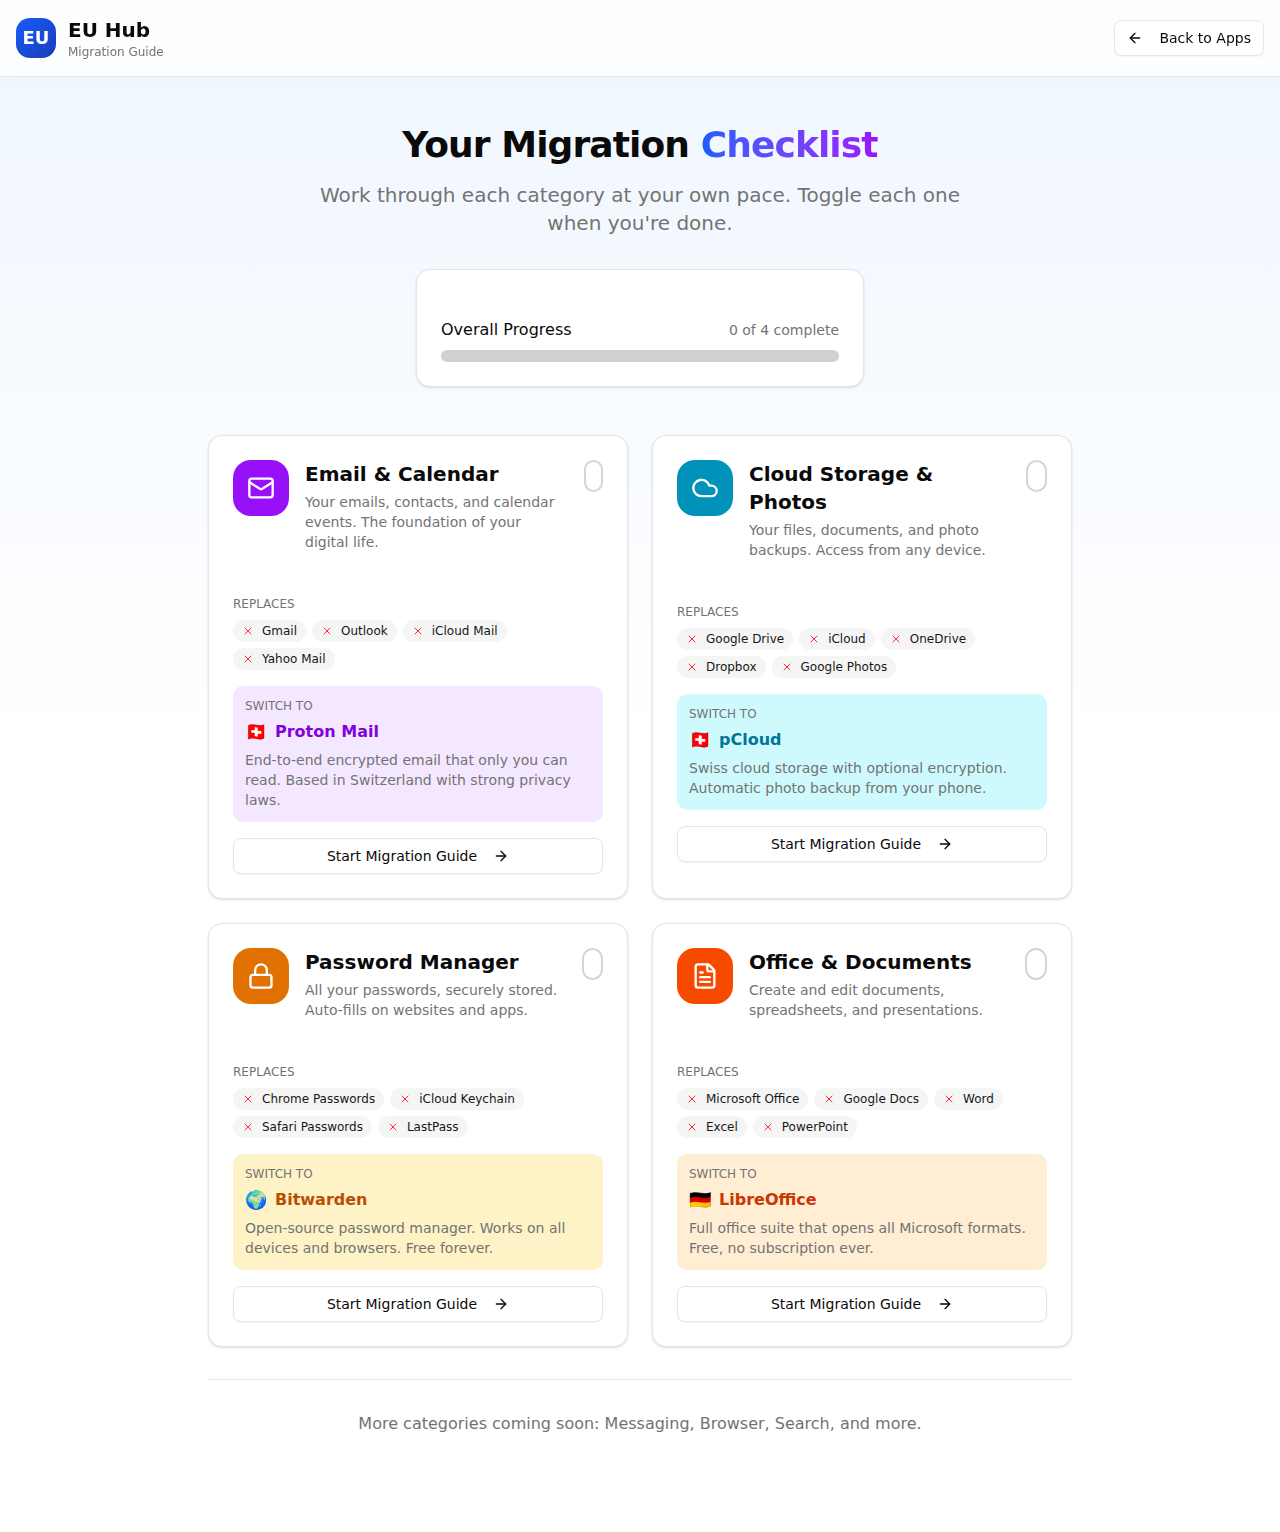
<file: eu-hub/migrate.html>
<!DOCTYPE html><!--O_BV18cSJAzKtuNE5HhQs--><html lang="en"><head><meta charSet="utf-8"/><meta name="viewport" content="width=device-width, initial-scale=1, maximum-scale=1"/><link rel="preload" href="/eu-hub/_next/static/media/83afe278b6a6bb3c-s.p.3a6ba036.woff2" as="font" crossorigin="" type="font/woff2"/><link rel="stylesheet" href="/eu-hub/_next/static/chunks/696aa57070ec1653.css" data-precedence="next"/><link rel="preload" as="script" fetchPriority="low" href="/eu-hub/_next/static/chunks/465f799faf41e6df.js"/><script src="/eu-hub/_next/static/chunks/806bdb8e4a6a9b95.js" async=""></script><script src="/eu-hub/_next/static/chunks/dde2c8e6322d1671.js" async=""></script><script src="/eu-hub/_next/static/chunks/54f43d4297944318.js" async=""></script><script src="/eu-hub/_next/static/chunks/turbopack-a51c29d75930c185.js" async=""></script><script src="/eu-hub/_next/static/chunks/ff1a16fafef87110.js" async=""></script><script src="/eu-hub/_next/static/chunks/650b0d2d0b895b93.js" async=""></script><script src="/eu-hub/_next/static/chunks/c81ae78fb64037bd.js" async=""></script><script src="/eu-hub/_next/static/chunks/9e3f664e6f3926b7.js" async=""></script><meta name="next-size-adjust" content=""/><link rel="icon" href="/favicon.svg" type="image/svg+xml"/><link rel="apple-touch-icon" href="/icon-192.png"/><meta name="theme-color" content="#003399"/><title>EU Hub - Your European Tech Stack</title><meta name="description" content="Switch to privacy-respecting European and open-source alternatives. Free, simple, and works on all your devices."/><link rel="manifest" href="/manifest.json"/><meta name="mobile-web-app-capable" content="yes"/><meta name="apple-mobile-web-app-title" content="EU Hub"/><meta name="apple-mobile-web-app-status-bar-style" content="default"/><link rel="icon" href="/eu-hub/favicon.ico?favicon.0b3bf435.ico" sizes="256x256" type="image/x-icon"/><script src="/eu-hub/_next/static/chunks/a6dad97d9634a72d.js" noModule=""></script></head><body class="inter_5901b7c6-module__ec5Qua__variable font-sans antialiased"><div hidden=""><!--$--><!--/$--></div><div class="min-h-screen bg-gradient-to-b from-blue-50 via-white to-white dark:from-slate-950 dark:via-slate-900 dark:to-slate-900"><header class="sticky top-0 z-50 border-b bg-white/80 backdrop-blur-sm dark:bg-slate-950/80"><div class="container mx-auto px-4 py-4"><div class="flex items-center justify-between"><a class="flex items-center gap-3" href="/eu-hub"><div class="flex h-10 w-10 items-center justify-center rounded-xl bg-gradient-to-br from-blue-600 to-blue-800 text-white font-bold text-lg">EU</div><div><h1 class="font-bold text-xl">EU Hub</h1><p class="text-xs text-muted-foreground">Migration Guide</p></div></a><a href="/eu-hub"><button data-slot="button" data-variant="outline" data-size="default" class="inline-flex items-center justify-center gap-2 whitespace-nowrap rounded-md text-sm font-medium transition-all disabled:pointer-events-none disabled:opacity-50 [&amp;_svg]:pointer-events-none [&amp;_svg:not([class*=&#x27;size-&#x27;])]:size-4 shrink-0 [&amp;_svg]:shrink-0 outline-none focus-visible:border-ring focus-visible:ring-ring/50 focus-visible:ring-[3px] aria-invalid:ring-destructive/20 dark:aria-invalid:ring-destructive/40 aria-invalid:border-destructive border bg-background shadow-xs hover:bg-accent hover:text-accent-foreground dark:bg-input/30 dark:border-input dark:hover:bg-input/50 h-9 px-4 py-2 has-[&gt;svg]:px-3"><svg xmlns="http://www.w3.org/2000/svg" width="24" height="24" viewBox="0 0 24 24" fill="none" stroke="currentColor" stroke-width="2" stroke-linecap="round" stroke-linejoin="round" class="lucide lucide-arrow-left h-4 w-4 mr-2" aria-hidden="true"><path d="m12 19-7-7 7-7"></path><path d="M19 12H5"></path></svg>Back to Apps</button></a></div></div></header><section class="container mx-auto px-4 py-12 text-center"><h2 class="text-4xl font-bold tracking-tight mb-4">Your Migration<!-- --> <span class="bg-gradient-to-r from-blue-600 to-purple-600 bg-clip-text text-transparent">Checklist</span></h2><p class="text-xl text-muted-foreground max-w-2xl mx-auto mb-8">Work through each category at your own pace. Toggle each one when you&#x27;re done.</p><div data-slot="card" class="bg-card text-card-foreground flex flex-col gap-6 rounded-xl border py-6 shadow-sm max-w-md mx-auto"><div data-slot="card-content" class="px-6 pt-6"><div class="flex items-center justify-between mb-2"><span class="font-medium">Overall Progress</span><span class="text-sm text-muted-foreground">0<!-- --> of <!-- -->4<!-- --> complete</span></div><div aria-valuemax="100" aria-valuemin="0" role="progressbar" data-state="indeterminate" data-max="100" data-slot="progress" class="bg-primary/20 relative w-full overflow-hidden rounded-full h-3"><div data-state="indeterminate" data-max="100" data-slot="progress-indicator" class="bg-primary h-full w-full flex-1 transition-all" style="transform:translateX(-100%)"></div></div></div></div></section><main class="container mx-auto px-4 pb-16 max-w-4xl"><div class="grid gap-6 md:grid-cols-2"><div data-slot="card" class="bg-card text-card-foreground flex flex-col gap-6 rounded-xl border py-6 shadow-sm transition-all hover:shadow-lg"><div data-slot="card-header" class="@container/card-header grid auto-rows-min grid-rows-[auto_auto] items-start gap-2 px-6 has-data-[slot=card-action]:grid-cols-[1fr_auto] [.border-b]:pb-6 pb-3"><div class="flex items-start justify-between gap-4"><div class="flex items-start gap-4"><div class="flex h-14 w-14 items-center justify-center rounded-2xl bg-purple-600 text-white shrink-0"><svg xmlns="http://www.w3.org/2000/svg" width="24" height="24" viewBox="0 0 24 24" fill="none" stroke="currentColor" stroke-width="2" stroke-linecap="round" stroke-linejoin="round" class="lucide lucide-mail h-7 w-7" aria-hidden="true"><path d="m22 7-8.991 5.727a2 2 0 0 1-2.009 0L2 7"></path><rect x="2" y="4" width="20" height="16" rx="2"></rect></svg></div><div><div data-slot="card-title" class="font-semibold text-xl flex items-center gap-2">Email &amp; Calendar</div><div data-slot="card-description" class="text-muted-foreground text-sm mt-1">Your emails, contacts, and calendar events. The foundation of your digital life.</div></div></div><div class="flex h-8 w-8 items-center justify-center rounded-full border-2 cursor-pointer transition-all border-gray-300 hover:border-green-500"></div></div></div><div data-slot="card-content" class="px-6 space-y-4"><div><p class="text-xs font-medium text-muted-foreground mb-2">REPLACES</p><div class="flex flex-wrap gap-1.5"><span data-slot="badge" class="inline-flex items-center justify-center rounded-full border px-2 py-0.5 w-fit whitespace-nowrap shrink-0 [&amp;&gt;svg]:size-3 gap-1 [&amp;&gt;svg]:pointer-events-none focus-visible:border-ring focus-visible:ring-ring/50 focus-visible:ring-[3px] aria-invalid:ring-destructive/20 dark:aria-invalid:ring-destructive/40 aria-invalid:border-destructive transition-[color,box-shadow] overflow-hidden border-transparent bg-secondary text-secondary-foreground [a&amp;]:hover:bg-secondary/90 text-xs font-normal"><svg xmlns="http://www.w3.org/2000/svg" width="24" height="24" viewBox="0 0 24 24" fill="none" stroke="currentColor" stroke-width="2" stroke-linecap="round" stroke-linejoin="round" class="lucide lucide-x h-3 w-3 mr-1 text-red-500" aria-hidden="true"><path d="M18 6 6 18"></path><path d="m6 6 12 12"></path></svg>Gmail</span><span data-slot="badge" class="inline-flex items-center justify-center rounded-full border px-2 py-0.5 w-fit whitespace-nowrap shrink-0 [&amp;&gt;svg]:size-3 gap-1 [&amp;&gt;svg]:pointer-events-none focus-visible:border-ring focus-visible:ring-ring/50 focus-visible:ring-[3px] aria-invalid:ring-destructive/20 dark:aria-invalid:ring-destructive/40 aria-invalid:border-destructive transition-[color,box-shadow] overflow-hidden border-transparent bg-secondary text-secondary-foreground [a&amp;]:hover:bg-secondary/90 text-xs font-normal"><svg xmlns="http://www.w3.org/2000/svg" width="24" height="24" viewBox="0 0 24 24" fill="none" stroke="currentColor" stroke-width="2" stroke-linecap="round" stroke-linejoin="round" class="lucide lucide-x h-3 w-3 mr-1 text-red-500" aria-hidden="true"><path d="M18 6 6 18"></path><path d="m6 6 12 12"></path></svg>Outlook</span><span data-slot="badge" class="inline-flex items-center justify-center rounded-full border px-2 py-0.5 w-fit whitespace-nowrap shrink-0 [&amp;&gt;svg]:size-3 gap-1 [&amp;&gt;svg]:pointer-events-none focus-visible:border-ring focus-visible:ring-ring/50 focus-visible:ring-[3px] aria-invalid:ring-destructive/20 dark:aria-invalid:ring-destructive/40 aria-invalid:border-destructive transition-[color,box-shadow] overflow-hidden border-transparent bg-secondary text-secondary-foreground [a&amp;]:hover:bg-secondary/90 text-xs font-normal"><svg xmlns="http://www.w3.org/2000/svg" width="24" height="24" viewBox="0 0 24 24" fill="none" stroke="currentColor" stroke-width="2" stroke-linecap="round" stroke-linejoin="round" class="lucide lucide-x h-3 w-3 mr-1 text-red-500" aria-hidden="true"><path d="M18 6 6 18"></path><path d="m6 6 12 12"></path></svg>iCloud Mail</span><span data-slot="badge" class="inline-flex items-center justify-center rounded-full border px-2 py-0.5 w-fit whitespace-nowrap shrink-0 [&amp;&gt;svg]:size-3 gap-1 [&amp;&gt;svg]:pointer-events-none focus-visible:border-ring focus-visible:ring-ring/50 focus-visible:ring-[3px] aria-invalid:ring-destructive/20 dark:aria-invalid:ring-destructive/40 aria-invalid:border-destructive transition-[color,box-shadow] overflow-hidden border-transparent bg-secondary text-secondary-foreground [a&amp;]:hover:bg-secondary/90 text-xs font-normal"><svg xmlns="http://www.w3.org/2000/svg" width="24" height="24" viewBox="0 0 24 24" fill="none" stroke="currentColor" stroke-width="2" stroke-linecap="round" stroke-linejoin="round" class="lucide lucide-x h-3 w-3 mr-1 text-red-500" aria-hidden="true"><path d="M18 6 6 18"></path><path d="m6 6 12 12"></path></svg>Yahoo Mail</span></div></div><div class="rounded-lg p-3 bg-purple-100 dark:bg-purple-900/50"><p class="text-xs font-medium text-muted-foreground mb-1">SWITCH TO</p><div class="flex items-center gap-2"><span class="text-lg">🇨🇭</span><span class="font-semibold text-purple-700 dark:text-purple-300">Proton Mail</span></div><p class="text-sm text-muted-foreground mt-1">End-to-end encrypted email that only you can read. Based in Switzerland with strong privacy laws.</p></div><button data-slot="button" data-variant="outline" data-size="default" class="inline-flex items-center justify-center gap-2 whitespace-nowrap rounded-md text-sm font-medium transition-all disabled:pointer-events-none disabled:opacity-50 [&amp;_svg]:pointer-events-none [&amp;_svg:not([class*=&#x27;size-&#x27;])]:size-4 shrink-0 [&amp;_svg]:shrink-0 outline-none focus-visible:border-ring focus-visible:ring-ring/50 focus-visible:ring-[3px] aria-invalid:ring-destructive/20 dark:aria-invalid:ring-destructive/40 aria-invalid:border-destructive border bg-background shadow-xs hover:bg-accent hover:text-accent-foreground dark:bg-input/30 dark:border-input dark:hover:bg-input/50 h-9 px-4 py-2 has-[&gt;svg]:px-3 w-full">Start Migration Guide<svg xmlns="http://www.w3.org/2000/svg" width="24" height="24" viewBox="0 0 24 24" fill="none" stroke="currentColor" stroke-width="2" stroke-linecap="round" stroke-linejoin="round" class="lucide lucide-arrow-right ml-2 h-4 w-4" aria-hidden="true"><path d="M5 12h14"></path><path d="m12 5 7 7-7 7"></path></svg></button></div></div><div data-slot="card" class="bg-card text-card-foreground flex flex-col gap-6 rounded-xl border py-6 shadow-sm transition-all hover:shadow-lg"><div data-slot="card-header" class="@container/card-header grid auto-rows-min grid-rows-[auto_auto] items-start gap-2 px-6 has-data-[slot=card-action]:grid-cols-[1fr_auto] [.border-b]:pb-6 pb-3"><div class="flex items-start justify-between gap-4"><div class="flex items-start gap-4"><div class="flex h-14 w-14 items-center justify-center rounded-2xl bg-cyan-600 text-white shrink-0"><svg xmlns="http://www.w3.org/2000/svg" width="24" height="24" viewBox="0 0 24 24" fill="none" stroke="currentColor" stroke-width="2" stroke-linecap="round" stroke-linejoin="round" class="lucide lucide-cloud h-7 w-7" aria-hidden="true"><path d="M17.5 19H9a7 7 0 1 1 6.71-9h1.79a4.5 4.5 0 1 1 0 9Z"></path></svg></div><div><div data-slot="card-title" class="font-semibold text-xl flex items-center gap-2">Cloud Storage &amp; Photos</div><div data-slot="card-description" class="text-muted-foreground text-sm mt-1">Your files, documents, and photo backups. Access from any device.</div></div></div><div class="flex h-8 w-8 items-center justify-center rounded-full border-2 cursor-pointer transition-all border-gray-300 hover:border-green-500"></div></div></div><div data-slot="card-content" class="px-6 space-y-4"><div><p class="text-xs font-medium text-muted-foreground mb-2">REPLACES</p><div class="flex flex-wrap gap-1.5"><span data-slot="badge" class="inline-flex items-center justify-center rounded-full border px-2 py-0.5 w-fit whitespace-nowrap shrink-0 [&amp;&gt;svg]:size-3 gap-1 [&amp;&gt;svg]:pointer-events-none focus-visible:border-ring focus-visible:ring-ring/50 focus-visible:ring-[3px] aria-invalid:ring-destructive/20 dark:aria-invalid:ring-destructive/40 aria-invalid:border-destructive transition-[color,box-shadow] overflow-hidden border-transparent bg-secondary text-secondary-foreground [a&amp;]:hover:bg-secondary/90 text-xs font-normal"><svg xmlns="http://www.w3.org/2000/svg" width="24" height="24" viewBox="0 0 24 24" fill="none" stroke="currentColor" stroke-width="2" stroke-linecap="round" stroke-linejoin="round" class="lucide lucide-x h-3 w-3 mr-1 text-red-500" aria-hidden="true"><path d="M18 6 6 18"></path><path d="m6 6 12 12"></path></svg>Google Drive</span><span data-slot="badge" class="inline-flex items-center justify-center rounded-full border px-2 py-0.5 w-fit whitespace-nowrap shrink-0 [&amp;&gt;svg]:size-3 gap-1 [&amp;&gt;svg]:pointer-events-none focus-visible:border-ring focus-visible:ring-ring/50 focus-visible:ring-[3px] aria-invalid:ring-destructive/20 dark:aria-invalid:ring-destructive/40 aria-invalid:border-destructive transition-[color,box-shadow] overflow-hidden border-transparent bg-secondary text-secondary-foreground [a&amp;]:hover:bg-secondary/90 text-xs font-normal"><svg xmlns="http://www.w3.org/2000/svg" width="24" height="24" viewBox="0 0 24 24" fill="none" stroke="currentColor" stroke-width="2" stroke-linecap="round" stroke-linejoin="round" class="lucide lucide-x h-3 w-3 mr-1 text-red-500" aria-hidden="true"><path d="M18 6 6 18"></path><path d="m6 6 12 12"></path></svg>iCloud</span><span data-slot="badge" class="inline-flex items-center justify-center rounded-full border px-2 py-0.5 w-fit whitespace-nowrap shrink-0 [&amp;&gt;svg]:size-3 gap-1 [&amp;&gt;svg]:pointer-events-none focus-visible:border-ring focus-visible:ring-ring/50 focus-visible:ring-[3px] aria-invalid:ring-destructive/20 dark:aria-invalid:ring-destructive/40 aria-invalid:border-destructive transition-[color,box-shadow] overflow-hidden border-transparent bg-secondary text-secondary-foreground [a&amp;]:hover:bg-secondary/90 text-xs font-normal"><svg xmlns="http://www.w3.org/2000/svg" width="24" height="24" viewBox="0 0 24 24" fill="none" stroke="currentColor" stroke-width="2" stroke-linecap="round" stroke-linejoin="round" class="lucide lucide-x h-3 w-3 mr-1 text-red-500" aria-hidden="true"><path d="M18 6 6 18"></path><path d="m6 6 12 12"></path></svg>OneDrive</span><span data-slot="badge" class="inline-flex items-center justify-center rounded-full border px-2 py-0.5 w-fit whitespace-nowrap shrink-0 [&amp;&gt;svg]:size-3 gap-1 [&amp;&gt;svg]:pointer-events-none focus-visible:border-ring focus-visible:ring-ring/50 focus-visible:ring-[3px] aria-invalid:ring-destructive/20 dark:aria-invalid:ring-destructive/40 aria-invalid:border-destructive transition-[color,box-shadow] overflow-hidden border-transparent bg-secondary text-secondary-foreground [a&amp;]:hover:bg-secondary/90 text-xs font-normal"><svg xmlns="http://www.w3.org/2000/svg" width="24" height="24" viewBox="0 0 24 24" fill="none" stroke="currentColor" stroke-width="2" stroke-linecap="round" stroke-linejoin="round" class="lucide lucide-x h-3 w-3 mr-1 text-red-500" aria-hidden="true"><path d="M18 6 6 18"></path><path d="m6 6 12 12"></path></svg>Dropbox</span><span data-slot="badge" class="inline-flex items-center justify-center rounded-full border px-2 py-0.5 w-fit whitespace-nowrap shrink-0 [&amp;&gt;svg]:size-3 gap-1 [&amp;&gt;svg]:pointer-events-none focus-visible:border-ring focus-visible:ring-ring/50 focus-visible:ring-[3px] aria-invalid:ring-destructive/20 dark:aria-invalid:ring-destructive/40 aria-invalid:border-destructive transition-[color,box-shadow] overflow-hidden border-transparent bg-secondary text-secondary-foreground [a&amp;]:hover:bg-secondary/90 text-xs font-normal"><svg xmlns="http://www.w3.org/2000/svg" width="24" height="24" viewBox="0 0 24 24" fill="none" stroke="currentColor" stroke-width="2" stroke-linecap="round" stroke-linejoin="round" class="lucide lucide-x h-3 w-3 mr-1 text-red-500" aria-hidden="true"><path d="M18 6 6 18"></path><path d="m6 6 12 12"></path></svg>Google Photos</span></div></div><div class="rounded-lg p-3 bg-cyan-100 dark:bg-cyan-900/50"><p class="text-xs font-medium text-muted-foreground mb-1">SWITCH TO</p><div class="flex items-center gap-2"><span class="text-lg">🇨🇭</span><span class="font-semibold text-cyan-700 dark:text-cyan-300">pCloud</span></div><p class="text-sm text-muted-foreground mt-1">Swiss cloud storage with optional encryption. Automatic photo backup from your phone.</p></div><button data-slot="button" data-variant="outline" data-size="default" class="inline-flex items-center justify-center gap-2 whitespace-nowrap rounded-md text-sm font-medium transition-all disabled:pointer-events-none disabled:opacity-50 [&amp;_svg]:pointer-events-none [&amp;_svg:not([class*=&#x27;size-&#x27;])]:size-4 shrink-0 [&amp;_svg]:shrink-0 outline-none focus-visible:border-ring focus-visible:ring-ring/50 focus-visible:ring-[3px] aria-invalid:ring-destructive/20 dark:aria-invalid:ring-destructive/40 aria-invalid:border-destructive border bg-background shadow-xs hover:bg-accent hover:text-accent-foreground dark:bg-input/30 dark:border-input dark:hover:bg-input/50 h-9 px-4 py-2 has-[&gt;svg]:px-3 w-full">Start Migration Guide<svg xmlns="http://www.w3.org/2000/svg" width="24" height="24" viewBox="0 0 24 24" fill="none" stroke="currentColor" stroke-width="2" stroke-linecap="round" stroke-linejoin="round" class="lucide lucide-arrow-right ml-2 h-4 w-4" aria-hidden="true"><path d="M5 12h14"></path><path d="m12 5 7 7-7 7"></path></svg></button></div></div><div data-slot="card" class="bg-card text-card-foreground flex flex-col gap-6 rounded-xl border py-6 shadow-sm transition-all hover:shadow-lg"><div data-slot="card-header" class="@container/card-header grid auto-rows-min grid-rows-[auto_auto] items-start gap-2 px-6 has-data-[slot=card-action]:grid-cols-[1fr_auto] [.border-b]:pb-6 pb-3"><div class="flex items-start justify-between gap-4"><div class="flex items-start gap-4"><div class="flex h-14 w-14 items-center justify-center rounded-2xl bg-amber-600 text-white shrink-0"><svg xmlns="http://www.w3.org/2000/svg" width="24" height="24" viewBox="0 0 24 24" fill="none" stroke="currentColor" stroke-width="2" stroke-linecap="round" stroke-linejoin="round" class="lucide lucide-lock h-7 w-7" aria-hidden="true"><rect width="18" height="11" x="3" y="11" rx="2" ry="2"></rect><path d="M7 11V7a5 5 0 0 1 10 0v4"></path></svg></div><div><div data-slot="card-title" class="font-semibold text-xl flex items-center gap-2">Password Manager</div><div data-slot="card-description" class="text-muted-foreground text-sm mt-1">All your passwords, securely stored. Auto-fills on websites and apps.</div></div></div><div class="flex h-8 w-8 items-center justify-center rounded-full border-2 cursor-pointer transition-all border-gray-300 hover:border-green-500"></div></div></div><div data-slot="card-content" class="px-6 space-y-4"><div><p class="text-xs font-medium text-muted-foreground mb-2">REPLACES</p><div class="flex flex-wrap gap-1.5"><span data-slot="badge" class="inline-flex items-center justify-center rounded-full border px-2 py-0.5 w-fit whitespace-nowrap shrink-0 [&amp;&gt;svg]:size-3 gap-1 [&amp;&gt;svg]:pointer-events-none focus-visible:border-ring focus-visible:ring-ring/50 focus-visible:ring-[3px] aria-invalid:ring-destructive/20 dark:aria-invalid:ring-destructive/40 aria-invalid:border-destructive transition-[color,box-shadow] overflow-hidden border-transparent bg-secondary text-secondary-foreground [a&amp;]:hover:bg-secondary/90 text-xs font-normal"><svg xmlns="http://www.w3.org/2000/svg" width="24" height="24" viewBox="0 0 24 24" fill="none" stroke="currentColor" stroke-width="2" stroke-linecap="round" stroke-linejoin="round" class="lucide lucide-x h-3 w-3 mr-1 text-red-500" aria-hidden="true"><path d="M18 6 6 18"></path><path d="m6 6 12 12"></path></svg>Chrome Passwords</span><span data-slot="badge" class="inline-flex items-center justify-center rounded-full border px-2 py-0.5 w-fit whitespace-nowrap shrink-0 [&amp;&gt;svg]:size-3 gap-1 [&amp;&gt;svg]:pointer-events-none focus-visible:border-ring focus-visible:ring-ring/50 focus-visible:ring-[3px] aria-invalid:ring-destructive/20 dark:aria-invalid:ring-destructive/40 aria-invalid:border-destructive transition-[color,box-shadow] overflow-hidden border-transparent bg-secondary text-secondary-foreground [a&amp;]:hover:bg-secondary/90 text-xs font-normal"><svg xmlns="http://www.w3.org/2000/svg" width="24" height="24" viewBox="0 0 24 24" fill="none" stroke="currentColor" stroke-width="2" stroke-linecap="round" stroke-linejoin="round" class="lucide lucide-x h-3 w-3 mr-1 text-red-500" aria-hidden="true"><path d="M18 6 6 18"></path><path d="m6 6 12 12"></path></svg>iCloud Keychain</span><span data-slot="badge" class="inline-flex items-center justify-center rounded-full border px-2 py-0.5 w-fit whitespace-nowrap shrink-0 [&amp;&gt;svg]:size-3 gap-1 [&amp;&gt;svg]:pointer-events-none focus-visible:border-ring focus-visible:ring-ring/50 focus-visible:ring-[3px] aria-invalid:ring-destructive/20 dark:aria-invalid:ring-destructive/40 aria-invalid:border-destructive transition-[color,box-shadow] overflow-hidden border-transparent bg-secondary text-secondary-foreground [a&amp;]:hover:bg-secondary/90 text-xs font-normal"><svg xmlns="http://www.w3.org/2000/svg" width="24" height="24" viewBox="0 0 24 24" fill="none" stroke="currentColor" stroke-width="2" stroke-linecap="round" stroke-linejoin="round" class="lucide lucide-x h-3 w-3 mr-1 text-red-500" aria-hidden="true"><path d="M18 6 6 18"></path><path d="m6 6 12 12"></path></svg>Safari Passwords</span><span data-slot="badge" class="inline-flex items-center justify-center rounded-full border px-2 py-0.5 w-fit whitespace-nowrap shrink-0 [&amp;&gt;svg]:size-3 gap-1 [&amp;&gt;svg]:pointer-events-none focus-visible:border-ring focus-visible:ring-ring/50 focus-visible:ring-[3px] aria-invalid:ring-destructive/20 dark:aria-invalid:ring-destructive/40 aria-invalid:border-destructive transition-[color,box-shadow] overflow-hidden border-transparent bg-secondary text-secondary-foreground [a&amp;]:hover:bg-secondary/90 text-xs font-normal"><svg xmlns="http://www.w3.org/2000/svg" width="24" height="24" viewBox="0 0 24 24" fill="none" stroke="currentColor" stroke-width="2" stroke-linecap="round" stroke-linejoin="round" class="lucide lucide-x h-3 w-3 mr-1 text-red-500" aria-hidden="true"><path d="M18 6 6 18"></path><path d="m6 6 12 12"></path></svg>LastPass</span></div></div><div class="rounded-lg p-3 bg-amber-100 dark:bg-amber-900/50"><p class="text-xs font-medium text-muted-foreground mb-1">SWITCH TO</p><div class="flex items-center gap-2"><span class="text-lg">🌍</span><span class="font-semibold text-amber-700 dark:text-amber-300">Bitwarden</span></div><p class="text-sm text-muted-foreground mt-1">Open-source password manager. Works on all devices and browsers. Free forever.</p></div><button data-slot="button" data-variant="outline" data-size="default" class="inline-flex items-center justify-center gap-2 whitespace-nowrap rounded-md text-sm font-medium transition-all disabled:pointer-events-none disabled:opacity-50 [&amp;_svg]:pointer-events-none [&amp;_svg:not([class*=&#x27;size-&#x27;])]:size-4 shrink-0 [&amp;_svg]:shrink-0 outline-none focus-visible:border-ring focus-visible:ring-ring/50 focus-visible:ring-[3px] aria-invalid:ring-destructive/20 dark:aria-invalid:ring-destructive/40 aria-invalid:border-destructive border bg-background shadow-xs hover:bg-accent hover:text-accent-foreground dark:bg-input/30 dark:border-input dark:hover:bg-input/50 h-9 px-4 py-2 has-[&gt;svg]:px-3 w-full">Start Migration Guide<svg xmlns="http://www.w3.org/2000/svg" width="24" height="24" viewBox="0 0 24 24" fill="none" stroke="currentColor" stroke-width="2" stroke-linecap="round" stroke-linejoin="round" class="lucide lucide-arrow-right ml-2 h-4 w-4" aria-hidden="true"><path d="M5 12h14"></path><path d="m12 5 7 7-7 7"></path></svg></button></div></div><div data-slot="card" class="bg-card text-card-foreground flex flex-col gap-6 rounded-xl border py-6 shadow-sm transition-all hover:shadow-lg"><div data-slot="card-header" class="@container/card-header grid auto-rows-min grid-rows-[auto_auto] items-start gap-2 px-6 has-data-[slot=card-action]:grid-cols-[1fr_auto] [.border-b]:pb-6 pb-3"><div class="flex items-start justify-between gap-4"><div class="flex items-start gap-4"><div class="flex h-14 w-14 items-center justify-center rounded-2xl bg-orange-600 text-white shrink-0"><svg xmlns="http://www.w3.org/2000/svg" width="24" height="24" viewBox="0 0 24 24" fill="none" stroke="currentColor" stroke-width="2" stroke-linecap="round" stroke-linejoin="round" class="lucide lucide-file-text h-7 w-7" aria-hidden="true"><path d="M6 22a2 2 0 0 1-2-2V4a2 2 0 0 1 2-2h8a2.4 2.4 0 0 1 1.704.706l3.588 3.588A2.4 2.4 0 0 1 20 8v12a2 2 0 0 1-2 2z"></path><path d="M14 2v5a1 1 0 0 0 1 1h5"></path><path d="M10 9H8"></path><path d="M16 13H8"></path><path d="M16 17H8"></path></svg></div><div><div data-slot="card-title" class="font-semibold text-xl flex items-center gap-2">Office &amp; Documents</div><div data-slot="card-description" class="text-muted-foreground text-sm mt-1">Create and edit documents, spreadsheets, and presentations.</div></div></div><div class="flex h-8 w-8 items-center justify-center rounded-full border-2 cursor-pointer transition-all border-gray-300 hover:border-green-500"></div></div></div><div data-slot="card-content" class="px-6 space-y-4"><div><p class="text-xs font-medium text-muted-foreground mb-2">REPLACES</p><div class="flex flex-wrap gap-1.5"><span data-slot="badge" class="inline-flex items-center justify-center rounded-full border px-2 py-0.5 w-fit whitespace-nowrap shrink-0 [&amp;&gt;svg]:size-3 gap-1 [&amp;&gt;svg]:pointer-events-none focus-visible:border-ring focus-visible:ring-ring/50 focus-visible:ring-[3px] aria-invalid:ring-destructive/20 dark:aria-invalid:ring-destructive/40 aria-invalid:border-destructive transition-[color,box-shadow] overflow-hidden border-transparent bg-secondary text-secondary-foreground [a&amp;]:hover:bg-secondary/90 text-xs font-normal"><svg xmlns="http://www.w3.org/2000/svg" width="24" height="24" viewBox="0 0 24 24" fill="none" stroke="currentColor" stroke-width="2" stroke-linecap="round" stroke-linejoin="round" class="lucide lucide-x h-3 w-3 mr-1 text-red-500" aria-hidden="true"><path d="M18 6 6 18"></path><path d="m6 6 12 12"></path></svg>Microsoft Office</span><span data-slot="badge" class="inline-flex items-center justify-center rounded-full border px-2 py-0.5 w-fit whitespace-nowrap shrink-0 [&amp;&gt;svg]:size-3 gap-1 [&amp;&gt;svg]:pointer-events-none focus-visible:border-ring focus-visible:ring-ring/50 focus-visible:ring-[3px] aria-invalid:ring-destructive/20 dark:aria-invalid:ring-destructive/40 aria-invalid:border-destructive transition-[color,box-shadow] overflow-hidden border-transparent bg-secondary text-secondary-foreground [a&amp;]:hover:bg-secondary/90 text-xs font-normal"><svg xmlns="http://www.w3.org/2000/svg" width="24" height="24" viewBox="0 0 24 24" fill="none" stroke="currentColor" stroke-width="2" stroke-linecap="round" stroke-linejoin="round" class="lucide lucide-x h-3 w-3 mr-1 text-red-500" aria-hidden="true"><path d="M18 6 6 18"></path><path d="m6 6 12 12"></path></svg>Google Docs</span><span data-slot="badge" class="inline-flex items-center justify-center rounded-full border px-2 py-0.5 w-fit whitespace-nowrap shrink-0 [&amp;&gt;svg]:size-3 gap-1 [&amp;&gt;svg]:pointer-events-none focus-visible:border-ring focus-visible:ring-ring/50 focus-visible:ring-[3px] aria-invalid:ring-destructive/20 dark:aria-invalid:ring-destructive/40 aria-invalid:border-destructive transition-[color,box-shadow] overflow-hidden border-transparent bg-secondary text-secondary-foreground [a&amp;]:hover:bg-secondary/90 text-xs font-normal"><svg xmlns="http://www.w3.org/2000/svg" width="24" height="24" viewBox="0 0 24 24" fill="none" stroke="currentColor" stroke-width="2" stroke-linecap="round" stroke-linejoin="round" class="lucide lucide-x h-3 w-3 mr-1 text-red-500" aria-hidden="true"><path d="M18 6 6 18"></path><path d="m6 6 12 12"></path></svg>Word</span><span data-slot="badge" class="inline-flex items-center justify-center rounded-full border px-2 py-0.5 w-fit whitespace-nowrap shrink-0 [&amp;&gt;svg]:size-3 gap-1 [&amp;&gt;svg]:pointer-events-none focus-visible:border-ring focus-visible:ring-ring/50 focus-visible:ring-[3px] aria-invalid:ring-destructive/20 dark:aria-invalid:ring-destructive/40 aria-invalid:border-destructive transition-[color,box-shadow] overflow-hidden border-transparent bg-secondary text-secondary-foreground [a&amp;]:hover:bg-secondary/90 text-xs font-normal"><svg xmlns="http://www.w3.org/2000/svg" width="24" height="24" viewBox="0 0 24 24" fill="none" stroke="currentColor" stroke-width="2" stroke-linecap="round" stroke-linejoin="round" class="lucide lucide-x h-3 w-3 mr-1 text-red-500" aria-hidden="true"><path d="M18 6 6 18"></path><path d="m6 6 12 12"></path></svg>Excel</span><span data-slot="badge" class="inline-flex items-center justify-center rounded-full border px-2 py-0.5 w-fit whitespace-nowrap shrink-0 [&amp;&gt;svg]:size-3 gap-1 [&amp;&gt;svg]:pointer-events-none focus-visible:border-ring focus-visible:ring-ring/50 focus-visible:ring-[3px] aria-invalid:ring-destructive/20 dark:aria-invalid:ring-destructive/40 aria-invalid:border-destructive transition-[color,box-shadow] overflow-hidden border-transparent bg-secondary text-secondary-foreground [a&amp;]:hover:bg-secondary/90 text-xs font-normal"><svg xmlns="http://www.w3.org/2000/svg" width="24" height="24" viewBox="0 0 24 24" fill="none" stroke="currentColor" stroke-width="2" stroke-linecap="round" stroke-linejoin="round" class="lucide lucide-x h-3 w-3 mr-1 text-red-500" aria-hidden="true"><path d="M18 6 6 18"></path><path d="m6 6 12 12"></path></svg>PowerPoint</span></div></div><div class="rounded-lg p-3 bg-orange-100 dark:bg-orange-900/50"><p class="text-xs font-medium text-muted-foreground mb-1">SWITCH TO</p><div class="flex items-center gap-2"><span class="text-lg">🇩🇪</span><span class="font-semibold text-orange-700 dark:text-orange-300">LibreOffice</span></div><p class="text-sm text-muted-foreground mt-1">Full office suite that opens all Microsoft formats. Free, no subscription ever.</p></div><button data-slot="button" data-variant="outline" data-size="default" class="inline-flex items-center justify-center gap-2 whitespace-nowrap rounded-md text-sm font-medium transition-all disabled:pointer-events-none disabled:opacity-50 [&amp;_svg]:pointer-events-none [&amp;_svg:not([class*=&#x27;size-&#x27;])]:size-4 shrink-0 [&amp;_svg]:shrink-0 outline-none focus-visible:border-ring focus-visible:ring-ring/50 focus-visible:ring-[3px] aria-invalid:ring-destructive/20 dark:aria-invalid:ring-destructive/40 aria-invalid:border-destructive border bg-background shadow-xs hover:bg-accent hover:text-accent-foreground dark:bg-input/30 dark:border-input dark:hover:bg-input/50 h-9 px-4 py-2 has-[&gt;svg]:px-3 w-full">Start Migration Guide<svg xmlns="http://www.w3.org/2000/svg" width="24" height="24" viewBox="0 0 24 24" fill="none" stroke="currentColor" stroke-width="2" stroke-linecap="round" stroke-linejoin="round" class="lucide lucide-arrow-right ml-2 h-4 w-4" aria-hidden="true"><path d="M5 12h14"></path><path d="m12 5 7 7-7 7"></path></svg></button></div></div></div><section class="text-center py-8 mt-8 border-t"><p class="text-muted-foreground">More categories coming soon: Messaging, Browser, Search, and more.</p></section></main></div><!--$--><!--/$--><script src="/eu-hub/_next/static/chunks/465f799faf41e6df.js" id="_R_" async=""></script><script>(self.__next_f=self.__next_f||[]).push([0])</script><script>self.__next_f.push([1,"1:\"$Sreact.fragment\"\n2:I[39756,[\"/eu-hub/_next/static/chunks/ff1a16fafef87110.js\",\"/eu-hub/_next/static/chunks/650b0d2d0b895b93.js\"],\"default\"]\n3:I[37457,[\"/eu-hub/_next/static/chunks/ff1a16fafef87110.js\",\"/eu-hub/_next/static/chunks/650b0d2d0b895b93.js\"],\"default\"]\n4:I[47257,[\"/eu-hub/_next/static/chunks/ff1a16fafef87110.js\",\"/eu-hub/_next/static/chunks/650b0d2d0b895b93.js\"],\"ClientPageRoot\"]\n5:I[63506,[\"/eu-hub/_next/static/chunks/ff1a16fafef87110.js\",\"/eu-hub/_next/static/chunks/c81ae78fb64037bd.js\",\"/eu-hub/_next/static/chunks/9e3f664e6f3926b7.js\"],\"default\"]\n8:I[97367,[\"/eu-hub/_next/static/chunks/ff1a16fafef87110.js\",\"/eu-hub/_next/static/chunks/650b0d2d0b895b93.js\"],\"OutletBoundary\"]\n9:\"$Sreact.suspense\"\nb:I[97367,[\"/eu-hub/_next/static/chunks/ff1a16fafef87110.js\",\"/eu-hub/_next/static/chunks/650b0d2d0b895b93.js\"],\"ViewportBoundary\"]\nd:I[97367,[\"/eu-hub/_next/static/chunks/ff1a16fafef87110.js\",\"/eu-hub/_next/static/chunks/650b0d2d0b895b93.js\"],\"MetadataBoundary\"]\nf:I[68027,[],\"default\"]\n:HL[\"/eu-hub/_next/static/chunks/696aa57070ec1653.css\",\"style\"]\n:HL[\"/eu-hub/_next/static/media/83afe278b6a6bb3c-s.p.3a6ba036.woff2\",\"font\",{\"crossOrigin\":\"\",\"type\":\"font/woff2\"}]\n"])</script><script>self.__next_f.push([1,"0:{\"P\":null,\"b\":\"O_BV18cSJAzKtuNE5HhQs\",\"c\":[\"\",\"migrate\"],\"q\":\"\",\"i\":false,\"f\":[[[\"\",{\"children\":[\"migrate\",{\"children\":[\"__PAGE__\",{}]}]},\"$undefined\",\"$undefined\",true],[[\"$\",\"$1\",\"c\",{\"children\":[[[\"$\",\"link\",\"0\",{\"rel\":\"stylesheet\",\"href\":\"/eu-hub/_next/static/chunks/696aa57070ec1653.css\",\"precedence\":\"next\",\"crossOrigin\":\"$undefined\",\"nonce\":\"$undefined\"}]],[\"$\",\"html\",null,{\"lang\":\"en\",\"children\":[[\"$\",\"head\",null,{\"children\":[[\"$\",\"link\",null,{\"rel\":\"icon\",\"href\":\"/favicon.svg\",\"type\":\"image/svg+xml\"}],[\"$\",\"link\",null,{\"rel\":\"apple-touch-icon\",\"href\":\"/icon-192.png\"}]]}],[\"$\",\"body\",null,{\"className\":\"inter_5901b7c6-module__ec5Qua__variable font-sans antialiased\",\"children\":[\"$\",\"$L2\",null,{\"parallelRouterKey\":\"children\",\"error\":\"$undefined\",\"errorStyles\":\"$undefined\",\"errorScripts\":\"$undefined\",\"template\":[\"$\",\"$L3\",null,{}],\"templateStyles\":\"$undefined\",\"templateScripts\":\"$undefined\",\"notFound\":[[[\"$\",\"title\",null,{\"children\":\"404: This page could not be found.\"}],[\"$\",\"div\",null,{\"style\":{\"fontFamily\":\"system-ui,\\\"Segoe UI\\\",Roboto,Helvetica,Arial,sans-serif,\\\"Apple Color Emoji\\\",\\\"Segoe UI Emoji\\\"\",\"height\":\"100vh\",\"textAlign\":\"center\",\"display\":\"flex\",\"flexDirection\":\"column\",\"alignItems\":\"center\",\"justifyContent\":\"center\"},\"children\":[\"$\",\"div\",null,{\"children\":[[\"$\",\"style\",null,{\"dangerouslySetInnerHTML\":{\"__html\":\"body{color:#000;background:#fff;margin:0}.next-error-h1{border-right:1px solid rgba(0,0,0,.3)}@media (prefers-color-scheme:dark){body{color:#fff;background:#000}.next-error-h1{border-right:1px solid rgba(255,255,255,.3)}}\"}}],[\"$\",\"h1\",null,{\"className\":\"next-error-h1\",\"style\":{\"display\":\"inline-block\",\"margin\":\"0 20px 0 0\",\"padding\":\"0 23px 0 0\",\"fontSize\":24,\"fontWeight\":500,\"verticalAlign\":\"top\",\"lineHeight\":\"49px\"},\"children\":404}],[\"$\",\"div\",null,{\"style\":{\"display\":\"inline-block\"},\"children\":[\"$\",\"h2\",null,{\"style\":{\"fontSize\":14,\"fontWeight\":400,\"lineHeight\":\"49px\",\"margin\":0},\"children\":\"This page could not be found.\"}]}]]}]}]],[]],\"forbidden\":\"$undefined\",\"unauthorized\":\"$undefined\"}]}]]}]]}],{\"children\":[[\"$\",\"$1\",\"c\",{\"children\":[null,[\"$\",\"$L2\",null,{\"parallelRouterKey\":\"children\",\"error\":\"$undefined\",\"errorStyles\":\"$undefined\",\"errorScripts\":\"$undefined\",\"template\":[\"$\",\"$L3\",null,{}],\"templateStyles\":\"$undefined\",\"templateScripts\":\"$undefined\",\"notFound\":\"$undefined\",\"forbidden\":\"$undefined\",\"unauthorized\":\"$undefined\"}]]}],{\"children\":[[\"$\",\"$1\",\"c\",{\"children\":[[\"$\",\"$L4\",null,{\"Component\":\"$5\",\"serverProvidedParams\":{\"searchParams\":{},\"params\":{},\"promises\":[\"$@6\",\"$@7\"]}}],[[\"$\",\"script\",\"script-0\",{\"src\":\"/eu-hub/_next/static/chunks/ff1a16fafef87110.js\",\"async\":true,\"nonce\":\"$undefined\"}],[\"$\",\"script\",\"script-1\",{\"src\":\"/eu-hub/_next/static/chunks/c81ae78fb64037bd.js\",\"async\":true,\"nonce\":\"$undefined\"}],[\"$\",\"script\",\"script-2\",{\"src\":\"/eu-hub/_next/static/chunks/9e3f664e6f3926b7.js\",\"async\":true,\"nonce\":\"$undefined\"}]],[\"$\",\"$L8\",null,{\"children\":[\"$\",\"$9\",null,{\"name\":\"Next.MetadataOutlet\",\"children\":\"$@a\"}]}]]}],{},null,false,false]},null,false,false]},null,false,false],[\"$\",\"$1\",\"h\",{\"children\":[null,[\"$\",\"$Lb\",null,{\"children\":\"$Lc\"}],[\"$\",\"div\",null,{\"hidden\":true,\"children\":[\"$\",\"$Ld\",null,{\"children\":[\"$\",\"$9\",null,{\"name\":\"Next.Metadata\",\"children\":\"$Le\"}]}]}],[\"$\",\"meta\",null,{\"name\":\"next-size-adjust\",\"content\":\"\"}]]}],false]],\"m\":\"$undefined\",\"G\":[\"$f\",[]],\"S\":true}\n"])</script><script>self.__next_f.push([1,"6:{}\n7:\"$0:f:0:1:1:children:1:children:0:props:children:0:props:serverProvidedParams:params\"\n"])</script><script>self.__next_f.push([1,"c:[[\"$\",\"meta\",\"0\",{\"charSet\":\"utf-8\"}],[\"$\",\"meta\",\"1\",{\"name\":\"viewport\",\"content\":\"width=device-width, initial-scale=1, maximum-scale=1\"}],[\"$\",\"meta\",\"2\",{\"name\":\"theme-color\",\"content\":\"#003399\"}]]\n"])</script><script>self.__next_f.push([1,"10:I[27201,[\"/eu-hub/_next/static/chunks/ff1a16fafef87110.js\",\"/eu-hub/_next/static/chunks/650b0d2d0b895b93.js\"],\"IconMark\"]\na:null\ne:[[\"$\",\"title\",\"0\",{\"children\":\"EU Hub - Your European Tech Stack\"}],[\"$\",\"meta\",\"1\",{\"name\":\"description\",\"content\":\"Switch to privacy-respecting European and open-source alternatives. Free, simple, and works on all your devices.\"}],[\"$\",\"link\",\"2\",{\"rel\":\"manifest\",\"href\":\"/manifest.json\",\"crossOrigin\":\"$undefined\"}],[\"$\",\"meta\",\"3\",{\"name\":\"mobile-web-app-capable\",\"content\":\"yes\"}],[\"$\",\"meta\",\"4\",{\"name\":\"apple-mobile-web-app-title\",\"content\":\"EU Hub\"}],[\"$\",\"meta\",\"5\",{\"name\":\"apple-mobile-web-app-status-bar-style\",\"content\":\"default\"}],[\"$\",\"link\",\"6\",{\"rel\":\"icon\",\"href\":\"/eu-hub/favicon.ico?favicon.0b3bf435.ico\",\"sizes\":\"256x256\",\"type\":\"image/x-icon\"}],[\"$\",\"$L10\",\"7\",{}]]\n"])</script></body></html>
</file>
<file: eu-hub/_next/static/chunks/696aa57070ec1653.css>
@font-face{font-family:Inter;font-style:normal;font-weight:100 900;font-display:swap;src:url(../media/2c55a0e60120577a-s.2a48534a.woff2)format("woff2");unicode-range:U+460-52F,U+1C80-1C8A,U+20B4,U+2DE0-2DFF,U+A640-A69F,U+FE2E-FE2F}@font-face{font-family:Inter;font-style:normal;font-weight:100 900;font-display:swap;src:url(../media/9c72aa0f40e4eef8-s.18a48cbc.woff2)format("woff2");unicode-range:U+301,U+400-45F,U+490-491,U+4B0-4B1,U+2116}@font-face{font-family:Inter;font-style:normal;font-weight:100 900;font-display:swap;src:url(../media/ad66f9afd8947f86-s.7a40eb73.woff2)format("woff2");unicode-range:U+1F??}@font-face{font-family:Inter;font-style:normal;font-weight:100 900;font-display:swap;src:url(../media/5476f68d60460930-s.c995e352.woff2)format("woff2");unicode-range:U+370-377,U+37A-37F,U+384-38A,U+38C,U+38E-3A1,U+3A3-3FF}@font-face{font-family:Inter;font-style:normal;font-weight:100 900;font-display:swap;src:url(../media/2bbe8d2671613f1f-s.76dcb0b2.woff2)format("woff2");unicode-range:U+102-103,U+110-111,U+128-129,U+168-169,U+1A0-1A1,U+1AF-1B0,U+300-301,U+303-304,U+308-309,U+323,U+329,U+1EA0-1EF9,U+20AB}@font-face{font-family:Inter;font-style:normal;font-weight:100 900;font-display:swap;src:url(../media/1bffadaabf893a1e-s.7cd81963.woff2)format("woff2");unicode-range:U+100-2BA,U+2BD-2C5,U+2C7-2CC,U+2CE-2D7,U+2DD-2FF,U+304,U+308,U+329,U+1D00-1DBF,U+1E00-1E9F,U+1EF2-1EFF,U+2020,U+20A0-20AB,U+20AD-20C0,U+2113,U+2C60-2C7F,U+A720-A7FF}@font-face{font-family:Inter;font-style:normal;font-weight:100 900;font-display:swap;src:url(../media/83afe278b6a6bb3c-s.p.3a6ba036.woff2)format("woff2");unicode-range:U+??,U+131,U+152-153,U+2BB-2BC,U+2C6,U+2DA,U+2DC,U+304,U+308,U+329,U+2000-206F,U+20AC,U+2122,U+2191,U+2193,U+2212,U+2215,U+FEFF,U+FFFD}@font-face{font-family:Inter Fallback;src:local(Arial);ascent-override:90.44%;descent-override:22.52%;line-gap-override:0.0%;size-adjust:107.12%}.inter_5901b7c6-module__ec5Qua__className{font-family:Inter,Inter Fallback;font-style:normal}.inter_5901b7c6-module__ec5Qua__variable{--font-inter:"Inter","Inter Fallback"}
@layer properties{@supports (((-webkit-hyphens:none)) and (not (margin-trim:inline))) or ((-moz-orient:inline) and (not (color:rgb(from red r g b)))){*,:before,:after,::backdrop{--tw-rotate-x:initial;--tw-rotate-y:initial;--tw-rotate-z:initial;--tw-skew-x:initial;--tw-skew-y:initial;--tw-space-y-reverse:0;--tw-border-style:solid;--tw-gradient-position:initial;--tw-gradient-from:#0000;--tw-gradient-via:#0000;--tw-gradient-to:#0000;--tw-gradient-stops:initial;--tw-gradient-via-stops:initial;--tw-gradient-from-position:0%;--tw-gradient-via-position:50%;--tw-gradient-to-position:100%;--tw-leading:initial;--tw-font-weight:initial;--tw-tracking:initial;--tw-shadow:0 0 #0000;--tw-shadow-color:initial;--tw-shadow-alpha:100%;--tw-inset-shadow:0 0 #0000;--tw-inset-shadow-color:initial;--tw-inset-shadow-alpha:100%;--tw-ring-color:initial;--tw-ring-shadow:0 0 #0000;--tw-inset-ring-color:initial;--tw-inset-ring-shadow:0 0 #0000;--tw-ring-inset:initial;--tw-ring-offset-width:0px;--tw-ring-offset-color:#fff;--tw-ring-offset-shadow:0 0 #0000;--tw-outline-style:solid;--tw-backdrop-blur:initial;--tw-backdrop-brightness:initial;--tw-backdrop-contrast:initial;--tw-backdrop-grayscale:initial;--tw-backdrop-hue-rotate:initial;--tw-backdrop-invert:initial;--tw-backdrop-opacity:initial;--tw-backdrop-saturate:initial;--tw-backdrop-sepia:initial;--tw-animation-delay:0s;--tw-animation-direction:normal;--tw-animation-duration:initial;--tw-animation-fill-mode:none;--tw-animation-iteration-count:1;--tw-enter-blur:0;--tw-enter-opacity:1;--tw-enter-rotate:0;--tw-enter-scale:1;--tw-enter-translate-x:0;--tw-enter-translate-y:0;--tw-exit-blur:0;--tw-exit-opacity:1;--tw-exit-rotate:0;--tw-exit-scale:1;--tw-exit-translate-x:0;--tw-exit-translate-y:0}}}@layer theme{:root,:host{--color-red-100:#ffe2e2;--color-red-200:#ffcaca;--color-red-500:#fb2c36;--color-red-800:#9f0712;--color-red-900:#82181a;--color-orange-100:#ffedd5;--color-orange-200:#ffd7a8;--color-orange-300:#ffb96d;--color-orange-400:#ff8b1a;--color-orange-600:#f05100;--color-orange-700:#c53c00;--color-orange-800:#9f2d00;--color-orange-900:#7e2a0c;--color-amber-100:#fef3c6;--color-amber-200:#fee685;--color-amber-300:#ffd236;--color-amber-400:#fcbb00;--color-amber-500:#f99c00;--color-amber-600:#dd7400;--color-amber-700:#b75000;--color-amber-800:#953d00;--color-amber-900:#7b3306;--color-yellow-50:#fefce8;--color-yellow-100:#fef9c2;--color-yellow-200:#fff085;--color-yellow-600:#cd8900;--color-yellow-800:#874b00;--color-yellow-900:#733e0a;--color-yellow-950:#432004;--color-green-50:#f0fdf4;--color-green-100:#dcfce7;--color-green-200:#b9f8cf;--color-green-300:#7bf1a8;--color-green-400:#05df72;--color-green-500:#00c758;--color-green-600:#00a544;--color-green-700:#008138;--color-green-800:#016630;--color-green-900:#0d542b;--color-green-950:#032e15;--color-cyan-100:#cefafe;--color-cyan-200:#a2f4fd;--color-cyan-300:#53eafd;--color-cyan-400:#00d2ef;--color-cyan-600:#0092b5;--color-cyan-700:#007492;--color-cyan-800:#005f78;--color-cyan-900:#104e64;--color-blue-50:#eff6ff;--color-blue-100:#dbeafe;--color-blue-200:#bedbff;--color-blue-300:#90c5ff;--color-blue-400:#54a2ff;--color-blue-500:#3080ff;--color-blue-600:#155dfc;--color-blue-800:#193cb8;--color-blue-900:#1c398e;--color-blue-950:#162456;--color-purple-100:#f3e8ff;--color-purple-200:#e9d5ff;--color-purple-300:#d9b3ff;--color-purple-400:#c07eff;--color-purple-600:#9810fa;--color-purple-700:#8200da;--color-purple-800:#6e11b0;--color-purple-900:#59168b;--color-slate-900:#0f172b;--color-slate-950:#020618;--color-gray-300:#d1d5dc;--color-gray-400:#99a1af;--color-white:#fff;--spacing:.25rem;--container-md:28rem;--container-lg:32rem;--container-2xl:42rem;--container-4xl:56rem;--container-5xl:64rem;--text-xs:.75rem;--text-xs--line-height:calc(1/.75);--text-sm:.875rem;--text-sm--line-height:calc(1.25/.875);--text-base:1rem;--text-base--line-height:calc(1.5/1);--text-lg:1.125rem;--text-lg--line-height:calc(1.75/1.125);--text-xl:1.25rem;--text-xl--line-height:calc(1.75/1.25);--text-2xl:1.5rem;--text-2xl--line-height:calc(2/1.5);--text-4xl:2.25rem;--text-4xl--line-height:calc(2.5/2.25);--font-weight-normal:400;--font-weight-medium:500;--font-weight-semibold:600;--font-weight-bold:700;--tracking-tight:-.025em;--blur-sm:8px;--default-transition-duration:.15s;--default-transition-timing-function:cubic-bezier(.4,0,.2,1);--default-font-family:var(--font-geist-sans);--default-mono-font-family:var(--font-geist-mono)}@supports (color:lab(0% 0 0)){:root,:host{--color-red-100:lab(92.243% 10.2865 3.83865);--color-red-200:lab(86.017% 19.8815 7.75869);--color-red-500:lab(55.4814% 75.0732 48.8528);--color-red-800:lab(33.7174% 55.8993 41.0293);--color-red-900:lab(28.5139% 44.5539 29.0463);--color-orange-100:lab(94.7127% 3.58394 14.3151);--color-orange-200:lab(88.4871% 9.94918 28.8378);--color-orange-300:lab(80.8059% 21.7313 50.4455);--color-orange-400:lab(70.0429% 42.5156 75.8207);--color-orange-600:lab(57.1026% 64.2584 89.8886);--color-orange-700:lab(46.4615% 57.7275 70.8507);--color-orange-800:lab(37.1566% 46.6433 50.5562);--color-orange-900:lab(30.2951% 36.0434 37.671);--color-amber-100:lab(95.916% -1.21653 23.111);--color-amber-200:lab(91.7203% -.505269 49.9084);--color-amber-300:lab(86.4156% 6.13147 78.3961);--color-amber-400:lab(80.1641% 16.6016 99.2089);--color-amber-500:lab(72.7183% 31.8672 97.9407);--color-amber-600:lab(60.3514% 40.5624 87.1228);--color-amber-700:lab(47.2709% 42.9082 69.2966);--color-amber-800:lab(37.8822% 37.1699 52.2718);--color-amber-900:lab(31.2288% 30.2627 40.0378);--color-yellow-50:lab(98.6846% -1.79055 9.7766);--color-yellow-100:lab(97.3564% -4.51407 27.344);--color-yellow-200:lab(94.3433% -5.00429 52.9663);--color-yellow-600:lab(62.7799% 22.4197 86.1544);--color-yellow-800:lab(38.7484% 23.5833 51.4916);--color-yellow-900:lab(32.3865% 21.1273 38.5959);--color-yellow-950:lab(16.8146% 15.7422 23.1133);--color-green-50:lab(98.1563% -5.60117 2.75915);--color-green-100:lab(96.1861% -13.8464 6.52365);--color-green-200:lab(92.4222% -26.4702 12.9427);--color-green-300:lab(86.9953% -47.2691 25.0054);--color-green-400:lab(78.503% -64.9265 39.7492);--color-green-500:lab(70.5521% -66.5147 45.8073);--color-green-600:lab(59.0978% -58.6621 41.2579);--color-green-700:lab(47.0329% -47.0239 31.4788);--color-green-800:lab(37.4616% -36.7971 22.9692);--color-green-900:lab(30.797% -29.6927 17.382);--color-green-950:lab(15.6845% -20.4225 11.7249);--color-cyan-100:lab(95.3146% -13.8285 -6.84732);--color-cyan-200:lab(91.0821% -24.0435 -12.8306);--color-cyan-300:lab(85.3886% -36.7636 -21.5716);--color-cyan-400:lab(76.6045% -40.9406 -29.6231);--color-cyan-600:lab(55.1767% -26.7496 -30.5139);--color-cyan-700:lab(44.7267% -21.5987 -26.118);--color-cyan-800:lab(36.5114% -17.1989 -21.6292);--color-cyan-900:lab(30.372% -13.1853 -18.7887);--color-blue-50:lab(96.492% -1.14644 -5.11479);--color-blue-100:lab(92.0301% -2.24757 -11.6453);--color-blue-200:lab(86.15% -4.04379 -21.0797);--color-blue-300:lab(77.5052% -6.4629 -36.42);--color-blue-400:lab(65.0361% -1.42065 -56.9802);--color-blue-500:lab(54.1736% 13.3369 -74.6839);--color-blue-600:lab(44.0605% 29.0279 -86.0352);--color-blue-800:lab(30.2514% 27.7853 -70.2699);--color-blue-900:lab(26.1542% 15.7545 -51.5504);--color-blue-950:lab(15.6723% 8.86232 -32.2945);--color-purple-100:lab(93.3333% 6.97437 -9.83434);--color-purple-200:lab(87.8405% 13.4282 -18.7159);--color-purple-300:lab(78.3298% 26.2195 -34.9499);--color-purple-400:lab(63.6946% 47.6127 -59.2066);--color-purple-600:lab(43.0295% 75.21 -86.5669);--color-purple-700:lab(36.1758% 69.8525 -80.0381);--color-purple-800:lab(30.6017% 56.7637 -64.4751);--color-purple-900:lab(24.9401% 45.2703 -51.2728);--color-slate-900:lab(7.78673% 1.82345 -15.0537);--color-slate-950:lab(1.76974% 1.32743 -9.28855);--color-gray-300:lab(85.1236% -.612259 -3.7138);--color-gray-400:lab(65.9269% -.832707 -8.17473)}}}@layer base{*,:after,:before,::backdrop{box-sizing:border-box;border:0 solid;margin:0;padding:0}::file-selector-button{box-sizing:border-box;border:0 solid;margin:0;padding:0}html,:host{-webkit-text-size-adjust:100%;tab-size:4;line-height:1.5;font-family:var(--default-font-family,ui-sans-serif,system-ui,sans-serif,"Apple Color Emoji","Segoe UI Emoji","Segoe UI Symbol","Noto Color Emoji");font-feature-settings:var(--default-font-feature-settings,normal);font-variation-settings:var(--default-font-variation-settings,normal);-webkit-tap-highlight-color:transparent}hr{height:0;color:inherit;border-top-width:1px}abbr:where([title]){-webkit-text-decoration:underline dotted;text-decoration:underline dotted}h1,h2,h3,h4,h5,h6{font-size:inherit;font-weight:inherit}a{color:inherit;-webkit-text-decoration:inherit;-webkit-text-decoration:inherit;-webkit-text-decoration:inherit;-webkit-text-decoration:inherit;text-decoration:inherit}b,strong{font-weight:bolder}code,kbd,samp,pre{font-family:var(--default-mono-font-family,ui-monospace,SFMono-Regular,Menlo,Monaco,Consolas,"Liberation Mono","Courier New",monospace);font-feature-settings:var(--default-mono-font-feature-settings,normal);font-variation-settings:var(--default-mono-font-variation-settings,normal);font-size:1em}small{font-size:80%}sub,sup{vertical-align:baseline;font-size:75%;line-height:0;position:relative}sub{bottom:-.25em}sup{top:-.5em}table{text-indent:0;border-color:inherit;border-collapse:collapse}:-moz-focusring{outline:auto}progress{vertical-align:baseline}summary{display:list-item}ol,ul,menu{list-style:none}img,svg,video,canvas,audio,iframe,embed,object{vertical-align:middle;display:block}img,video{max-width:100%;height:auto}button,input,select,optgroup,textarea{font:inherit;font-feature-settings:inherit;font-variation-settings:inherit;letter-spacing:inherit;color:inherit;opacity:1;background-color:#0000;border-radius:0}::file-selector-button{font:inherit;font-feature-settings:inherit;font-variation-settings:inherit;letter-spacing:inherit;color:inherit;opacity:1;background-color:#0000;border-radius:0}:where(select:is([multiple],[size])) optgroup{font-weight:bolder}:where(select:is([multiple],[size])) optgroup option{padding-inline-start:20px}::file-selector-button{margin-inline-end:4px}::placeholder{opacity:1}@supports (not ((-webkit-appearance:-apple-pay-button))) or (contain-intrinsic-size:1px){::placeholder{color:currentColor}@supports (color:color-mix(in lab, red, red)){::placeholder{color:color-mix(in oklab,currentcolor 50%,transparent)}}}textarea{resize:vertical}::-webkit-search-decoration{-webkit-appearance:none}::-webkit-date-and-time-value{min-height:1lh;text-align:inherit}::-webkit-datetime-edit{display:inline-flex}::-webkit-datetime-edit-fields-wrapper{padding:0}::-webkit-datetime-edit{padding-block:0}::-webkit-datetime-edit-year-field{padding-block:0}::-webkit-datetime-edit-month-field{padding-block:0}::-webkit-datetime-edit-day-field{padding-block:0}::-webkit-datetime-edit-hour-field{padding-block:0}::-webkit-datetime-edit-minute-field{padding-block:0}::-webkit-datetime-edit-second-field{padding-block:0}::-webkit-datetime-edit-millisecond-field{padding-block:0}::-webkit-datetime-edit-meridiem-field{padding-block:0}::-webkit-calendar-picker-indicator{line-height:1}:-moz-ui-invalid{box-shadow:none}button,input:where([type=button],[type=reset],[type=submit]){appearance:button}::file-selector-button{appearance:button}::-webkit-inner-spin-button{height:auto}::-webkit-outer-spin-button{height:auto}[hidden]:where(:not([hidden=until-found])){display:none!important}:root{--eu-blue:#039;--eu-gold:#fc0}*{border-color:var(--border);outline-color:var(--ring)}@supports (color:color-mix(in lab, red, red)){*{outline-color:color-mix(in oklab,var(--ring)50%,transparent)}}body{background-color:var(--background);color:var(--foreground)}}@layer components;@layer utilities{.\@container\/card-header{container:card-header/inline-size}.relative{position:relative}.sticky{position:sticky}.top-0{top:calc(var(--spacing)*0)}.z-50{z-index:50}.col-start-2{grid-column-start:2}.row-span-2{grid-row:span 2/span 2}.row-start-1{grid-row-start:1}.container{width:100%}@media (min-width:40rem){.container{max-width:40rem}}@media (min-width:48rem){.container{max-width:48rem}}@media (min-width:64rem){.container{max-width:64rem}}@media (min-width:80rem){.container{max-width:80rem}}@media (min-width:96rem){.container{max-width:96rem}}.mx-auto{margin-inline:auto}.mt-0\.5{margin-top:calc(var(--spacing)*.5)}.mt-1{margin-top:calc(var(--spacing)*1)}.mt-2{margin-top:calc(var(--spacing)*2)}.mt-3{margin-top:calc(var(--spacing)*3)}.mt-4{margin-top:calc(var(--spacing)*4)}.mt-6{margin-top:calc(var(--spacing)*6)}.mt-8{margin-top:calc(var(--spacing)*8)}.mr-1{margin-right:calc(var(--spacing)*1)}.mr-2{margin-right:calc(var(--spacing)*2)}.mb-1{margin-bottom:calc(var(--spacing)*1)}.mb-2{margin-bottom:calc(var(--spacing)*2)}.mb-4{margin-bottom:calc(var(--spacing)*4)}.mb-8{margin-bottom:calc(var(--spacing)*8)}.ml-2{margin-left:calc(var(--spacing)*2)}.flex{display:flex}.grid{display:grid}.inline-flex{display:inline-flex}.size-3\.5{width:calc(var(--spacing)*3.5);height:calc(var(--spacing)*3.5)}.size-4{width:calc(var(--spacing)*4);height:calc(var(--spacing)*4)}.size-8{width:calc(var(--spacing)*8);height:calc(var(--spacing)*8)}.size-9{width:calc(var(--spacing)*9);height:calc(var(--spacing)*9)}.size-10{width:calc(var(--spacing)*10);height:calc(var(--spacing)*10)}.h-2{height:calc(var(--spacing)*2)}.h-3{height:calc(var(--spacing)*3)}.h-4{height:calc(var(--spacing)*4)}.h-5{height:calc(var(--spacing)*5)}.h-6{height:calc(var(--spacing)*6)}.h-7{height:calc(var(--spacing)*7)}.h-8{height:calc(var(--spacing)*8)}.h-9{height:calc(var(--spacing)*9)}.h-10{height:calc(var(--spacing)*10)}.h-12{height:calc(var(--spacing)*12)}.h-14{height:calc(var(--spacing)*14)}.h-16{height:calc(var(--spacing)*16)}.h-20{height:calc(var(--spacing)*20)}.h-full{height:100%}.min-h-screen{min-height:100vh}.w-3{width:calc(var(--spacing)*3)}.w-4{width:calc(var(--spacing)*4)}.w-5{width:calc(var(--spacing)*5)}.w-6{width:calc(var(--spacing)*6)}.w-7{width:calc(var(--spacing)*7)}.w-8{width:calc(var(--spacing)*8)}.w-10{width:calc(var(--spacing)*10)}.w-12{width:calc(var(--spacing)*12)}.w-14{width:calc(var(--spacing)*14)}.w-16{width:calc(var(--spacing)*16)}.w-20{width:calc(var(--spacing)*20)}.w-fit{width:fit-content}.w-full{width:100%}.w-px{width:1px}.max-w-2xl{max-width:var(--container-2xl)}.max-w-4xl{max-width:var(--container-4xl)}.max-w-5xl{max-width:var(--container-5xl)}.max-w-lg{max-width:var(--container-lg)}.max-w-md{max-width:var(--container-md)}.flex-1{flex:1}.shrink-0{flex-shrink:0}.transform{transform:var(--tw-rotate-x,)var(--tw-rotate-y,)var(--tw-rotate-z,)var(--tw-skew-x,)var(--tw-skew-y,)}.cursor-pointer{cursor:pointer}.auto-rows-min{grid-auto-rows:min-content}.grid-rows-\[auto_auto\]{grid-template-rows:auto auto}.flex-col{flex-direction:column}.flex-wrap{flex-wrap:wrap}.place-content-center{place-content:center}.items-center{align-items:center}.items-start{align-items:flex-start}.justify-between{justify-content:space-between}.justify-center{justify-content:center}.gap-1{gap:calc(var(--spacing)*1)}.gap-1\.5{gap:calc(var(--spacing)*1.5)}.gap-2{gap:calc(var(--spacing)*2)}.gap-3{gap:calc(var(--spacing)*3)}.gap-4{gap:calc(var(--spacing)*4)}.gap-6{gap:calc(var(--spacing)*6)}:where(.space-y-2>:not(:last-child)){--tw-space-y-reverse:0;margin-block-start:calc(calc(var(--spacing)*2)*var(--tw-space-y-reverse));margin-block-end:calc(calc(var(--spacing)*2)*calc(1 - var(--tw-space-y-reverse)))}:where(.space-y-3>:not(:last-child)){--tw-space-y-reverse:0;margin-block-start:calc(calc(var(--spacing)*3)*var(--tw-space-y-reverse));margin-block-end:calc(calc(var(--spacing)*3)*calc(1 - var(--tw-space-y-reverse)))}:where(.space-y-4>:not(:last-child)){--tw-space-y-reverse:0;margin-block-start:calc(calc(var(--spacing)*4)*var(--tw-space-y-reverse));margin-block-end:calc(calc(var(--spacing)*4)*calc(1 - var(--tw-space-y-reverse)))}:where(.space-y-6>:not(:last-child)){--tw-space-y-reverse:0;margin-block-start:calc(calc(var(--spacing)*6)*var(--tw-space-y-reverse));margin-block-end:calc(calc(var(--spacing)*6)*calc(1 - var(--tw-space-y-reverse)))}.self-start{align-self:flex-start}.justify-self-end{justify-self:flex-end}.overflow-hidden{overflow:hidden}.rounded-2xl{border-radius:calc(var(--radius) + 8px)}.rounded-\[4px\]{border-radius:4px}.rounded-full{border-radius:3.40282e38px}.rounded-lg{border-radius:var(--radius)}.rounded-md{border-radius:calc(var(--radius) - 2px)}.rounded-xl{border-radius:calc(var(--radius) + 4px)}.border{border-style:var(--tw-border-style);border-width:1px}.border-2{border-style:var(--tw-border-style);border-width:2px}.border-t{border-top-style:var(--tw-border-style);border-top-width:1px}.border-b{border-bottom-style:var(--tw-border-style);border-bottom-width:1px}.border-dashed{--tw-border-style:dashed;border-style:dashed}.border-amber-200{border-color:var(--color-amber-200)}.border-blue-200{border-color:var(--color-blue-200)}.border-blue-500{border-color:var(--color-blue-500)}.border-cyan-200{border-color:var(--color-cyan-200)}.border-gray-300{border-color:var(--color-gray-300)}.border-green-200{border-color:var(--color-green-200)}.border-green-500{border-color:var(--color-green-500)}.border-green-500\/50{border-color:#00c75880}@supports (color:color-mix(in lab, red, red)){.border-green-500\/50{border-color:color-mix(in oklab,var(--color-green-500)50%,transparent)}}.border-green-600{border-color:var(--color-green-600)}.border-input{border-color:var(--input)}.border-orange-200{border-color:var(--color-orange-200)}.border-purple-200{border-color:var(--color-purple-200)}.border-transparent{border-color:#0000}.border-yellow-200{border-color:var(--color-yellow-200)}.bg-amber-100{background-color:var(--color-amber-100)}.bg-amber-600{background-color:var(--color-amber-600)}.bg-background{background-color:var(--background)}.bg-blue-50\/50{background-color:#eff6ff80}@supports (color:color-mix(in lab, red, red)){.bg-blue-50\/50{background-color:color-mix(in oklab,var(--color-blue-50)50%,transparent)}}.bg-blue-100{background-color:var(--color-blue-100)}.bg-blue-600{background-color:var(--color-blue-600)}.bg-border{background-color:var(--border)}.bg-card{background-color:var(--card)}.bg-cyan-100{background-color:var(--color-cyan-100)}.bg-cyan-600{background-color:var(--color-cyan-600)}.bg-destructive{background-color:var(--destructive)}.bg-green-50{background-color:var(--color-green-50)}.bg-green-50\/50{background-color:#f0fdf480}@supports (color:color-mix(in lab, red, red)){.bg-green-50\/50{background-color:color-mix(in oklab,var(--color-green-50)50%,transparent)}}.bg-green-100{background-color:var(--color-green-100)}.bg-green-600{background-color:var(--color-green-600)}.bg-muted\/50{background-color:var(--muted)}@supports (color:color-mix(in lab, red, red)){.bg-muted\/50{background-color:color-mix(in oklab,var(--muted)50%,transparent)}}.bg-orange-100{background-color:var(--color-orange-100)}.bg-orange-600{background-color:var(--color-orange-600)}.bg-primary,.bg-primary\/20{background-color:var(--primary)}@supports (color:color-mix(in lab, red, red)){.bg-primary\/20{background-color:color-mix(in oklab,var(--primary)20%,transparent)}}.bg-purple-100{background-color:var(--color-purple-100)}.bg-purple-600{background-color:var(--color-purple-600)}.bg-red-100{background-color:var(--color-red-100)}.bg-secondary{background-color:var(--secondary)}.bg-white\/80{background-color:#fffc}@supports (color:color-mix(in lab, red, red)){.bg-white\/80{background-color:color-mix(in oklab,var(--color-white)80%,transparent)}}.bg-yellow-50\/50{background-color:#fefce880}@supports (color:color-mix(in lab, red, red)){.bg-yellow-50\/50{background-color:color-mix(in oklab,var(--color-yellow-50)50%,transparent)}}.bg-yellow-100{background-color:var(--color-yellow-100)}.bg-gradient-to-b{--tw-gradient-position:to bottom in oklab;background-image:linear-gradient(var(--tw-gradient-stops))}.bg-gradient-to-br{--tw-gradient-position:to bottom right in oklab;background-image:linear-gradient(var(--tw-gradient-stops))}.bg-gradient-to-r{--tw-gradient-position:to right in oklab;background-image:linear-gradient(var(--tw-gradient-stops))}.from-blue-50{--tw-gradient-from:var(--color-blue-50);--tw-gradient-stops:var(--tw-gradient-via-stops,var(--tw-gradient-position),var(--tw-gradient-from)var(--tw-gradient-from-position),var(--tw-gradient-to)var(--tw-gradient-to-position))}.from-blue-600{--tw-gradient-from:var(--color-blue-600);--tw-gradient-stops:var(--tw-gradient-via-stops,var(--tw-gradient-position),var(--tw-gradient-from)var(--tw-gradient-from-position),var(--tw-gradient-to)var(--tw-gradient-to-position))}.via-white{--tw-gradient-via:var(--color-white);--tw-gradient-via-stops:var(--tw-gradient-position),var(--tw-gradient-from)var(--tw-gradient-from-position),var(--tw-gradient-via)var(--tw-gradient-via-position),var(--tw-gradient-to)var(--tw-gradient-to-position);--tw-gradient-stops:var(--tw-gradient-via-stops)}.to-blue-800{--tw-gradient-to:var(--color-blue-800);--tw-gradient-stops:var(--tw-gradient-via-stops,var(--tw-gradient-position),var(--tw-gradient-from)var(--tw-gradient-from-position),var(--tw-gradient-to)var(--tw-gradient-to-position))}.to-purple-600{--tw-gradient-to:var(--color-purple-600);--tw-gradient-stops:var(--tw-gradient-via-stops,var(--tw-gradient-position),var(--tw-gradient-from)var(--tw-gradient-from-position),var(--tw-gradient-to)var(--tw-gradient-to-position))}.to-white{--tw-gradient-to:var(--color-white);--tw-gradient-stops:var(--tw-gradient-via-stops,var(--tw-gradient-position),var(--tw-gradient-from)var(--tw-gradient-from-position),var(--tw-gradient-to)var(--tw-gradient-to-position))}.bg-clip-text{-webkit-background-clip:text;background-clip:text}.fill-amber-500{fill:var(--color-amber-500)}.fill-white{fill:var(--color-white)}.p-3{padding:calc(var(--spacing)*3)}.p-4{padding:calc(var(--spacing)*4)}.px-2{padding-inline:calc(var(--spacing)*2)}.px-3{padding-inline:calc(var(--spacing)*3)}.px-4{padding-inline:calc(var(--spacing)*4)}.px-6{padding-inline:calc(var(--spacing)*6)}.py-0\.5{padding-block:calc(var(--spacing)*.5)}.py-2{padding-block:calc(var(--spacing)*2)}.py-4{padding-block:calc(var(--spacing)*4)}.py-6{padding-block:calc(var(--spacing)*6)}.py-8{padding-block:calc(var(--spacing)*8)}.py-12{padding-block:calc(var(--spacing)*12)}.pt-6{padding-top:calc(var(--spacing)*6)}.pb-3{padding-bottom:calc(var(--spacing)*3)}.pb-4{padding-bottom:calc(var(--spacing)*4)}.pb-16{padding-bottom:calc(var(--spacing)*16)}.text-center{text-align:center}.text-left{text-align:left}.font-sans{font-family:var(--font-geist-sans)}.text-2xl{font-size:var(--text-2xl);line-height:var(--tw-leading,var(--text-2xl--line-height))}.text-4xl{font-size:var(--text-4xl);line-height:var(--tw-leading,var(--text-4xl--line-height))}.text-base{font-size:var(--text-base);line-height:var(--tw-leading,var(--text-base--line-height))}.text-lg{font-size:var(--text-lg);line-height:var(--tw-leading,var(--text-lg--line-height))}.text-sm{font-size:var(--text-sm);line-height:var(--tw-leading,var(--text-sm--line-height))}.text-xl{font-size:var(--text-xl);line-height:var(--tw-leading,var(--text-xl--line-height))}.text-xs{font-size:var(--text-xs);line-height:var(--tw-leading,var(--text-xs--line-height))}.leading-none{--tw-leading:1;line-height:1}.font-bold{--tw-font-weight:var(--font-weight-bold);font-weight:var(--font-weight-bold)}.font-medium{--tw-font-weight:var(--font-weight-medium);font-weight:var(--font-weight-medium)}.font-normal{--tw-font-weight:var(--font-weight-normal);font-weight:var(--font-weight-normal)}.font-semibold{--tw-font-weight:var(--font-weight-semibold);font-weight:var(--font-weight-semibold)}.tracking-tight{--tw-tracking:var(--tracking-tight);letter-spacing:var(--tracking-tight)}.whitespace-nowrap{white-space:nowrap}.text-amber-500{color:var(--color-amber-500)}.text-amber-600{color:var(--color-amber-600)}.text-amber-700{color:var(--color-amber-700)}.text-blue-600{color:var(--color-blue-600)}.text-blue-800{color:var(--color-blue-800)}.text-card-foreground{color:var(--card-foreground)}.text-current{color:currentColor}.text-cyan-600{color:var(--color-cyan-600)}.text-cyan-700{color:var(--color-cyan-700)}.text-foreground{color:var(--foreground)}.text-gray-400{color:var(--color-gray-400)}.text-green-600{color:var(--color-green-600)}.text-green-700{color:var(--color-green-700)}.text-green-800{color:var(--color-green-800)}.text-muted-foreground{color:var(--muted-foreground)}.text-orange-600{color:var(--color-orange-600)}.text-orange-700{color:var(--color-orange-700)}.text-primary{color:var(--primary)}.text-primary-foreground{color:var(--primary-foreground)}.text-purple-600{color:var(--color-purple-600)}.text-purple-700{color:var(--color-purple-700)}.text-red-500{color:var(--color-red-500)}.text-red-800{color:var(--color-red-800)}.text-secondary-foreground{color:var(--secondary-foreground)}.text-transparent{color:#0000}.text-white{color:var(--color-white)}.text-yellow-600{color:var(--color-yellow-600)}.text-yellow-800{color:var(--color-yellow-800)}.underline-offset-4{text-underline-offset:4px}.antialiased{-webkit-font-smoothing:antialiased;-moz-osx-font-smoothing:grayscale}.shadow-sm{--tw-shadow:0 1px 3px 0 var(--tw-shadow-color,#0000001a),0 1px 2px -1px var(--tw-shadow-color,#0000001a);box-shadow:var(--tw-inset-shadow),var(--tw-inset-ring-shadow),var(--tw-ring-offset-shadow),var(--tw-ring-shadow),var(--tw-shadow)}.shadow-xs{--tw-shadow:0 1px 2px 0 var(--tw-shadow-color,#0000000d);box-shadow:var(--tw-inset-shadow),var(--tw-inset-ring-shadow),var(--tw-ring-offset-shadow),var(--tw-ring-shadow),var(--tw-shadow)}.outline{outline-style:var(--tw-outline-style);outline-width:1px}.backdrop-blur-sm{--tw-backdrop-blur:blur(var(--blur-sm));-webkit-backdrop-filter:var(--tw-backdrop-blur,)var(--tw-backdrop-brightness,)var(--tw-backdrop-contrast,)var(--tw-backdrop-grayscale,)var(--tw-backdrop-hue-rotate,)var(--tw-backdrop-invert,)var(--tw-backdrop-opacity,)var(--tw-backdrop-saturate,)var(--tw-backdrop-sepia,);backdrop-filter:var(--tw-backdrop-blur,)var(--tw-backdrop-brightness,)var(--tw-backdrop-contrast,)var(--tw-backdrop-grayscale,)var(--tw-backdrop-hue-rotate,)var(--tw-backdrop-invert,)var(--tw-backdrop-opacity,)var(--tw-backdrop-saturate,)var(--tw-backdrop-sepia,)}.transition{transition-property:color,background-color,border-color,outline-color,text-decoration-color,fill,stroke,--tw-gradient-from,--tw-gradient-via,--tw-gradient-to,opacity,box-shadow,transform,translate,scale,rotate,filter,-webkit-backdrop-filter,backdrop-filter,display,content-visibility,overlay,pointer-events;transition-timing-function:var(--tw-ease,var(--default-transition-timing-function));transition-duration:var(--tw-duration,var(--default-transition-duration))}.transition-\[color\,box-shadow\]{transition-property:color,box-shadow;transition-timing-function:var(--tw-ease,var(--default-transition-timing-function));transition-duration:var(--tw-duration,var(--default-transition-duration))}.transition-all{transition-property:all;transition-timing-function:var(--tw-ease,var(--default-transition-timing-function));transition-duration:var(--tw-duration,var(--default-transition-duration))}.transition-colors{transition-property:color,background-color,border-color,outline-color,text-decoration-color,fill,stroke,--tw-gradient-from,--tw-gradient-via,--tw-gradient-to;transition-timing-function:var(--tw-ease,var(--default-transition-timing-function));transition-duration:var(--tw-duration,var(--default-transition-duration))}.transition-shadow{transition-property:box-shadow;transition-timing-function:var(--tw-ease,var(--default-transition-timing-function));transition-duration:var(--tw-duration,var(--default-transition-duration))}.transition-none{transition-property:none}.outline-none{--tw-outline-style:none;outline-style:none}@media (hover:hover){.hover\:border-blue-300:hover{border-color:var(--color-blue-300)}.hover\:border-green-500:hover{border-color:var(--color-green-500)}.hover\:bg-accent:hover{background-color:var(--accent)}.hover\:bg-blue-200:hover{background-color:var(--color-blue-200)}.hover\:bg-destructive\/90:hover{background-color:var(--destructive)}@supports (color:color-mix(in lab, red, red)){.hover\:bg-destructive\/90:hover{background-color:color-mix(in oklab,var(--destructive)90%,transparent)}}.hover\:bg-green-50:hover{background-color:var(--color-green-50)}.hover\:bg-primary\/90:hover{background-color:var(--primary)}@supports (color:color-mix(in lab, red, red)){.hover\:bg-primary\/90:hover{background-color:color-mix(in oklab,var(--primary)90%,transparent)}}.hover\:bg-secondary\/80:hover{background-color:var(--secondary)}@supports (color:color-mix(in lab, red, red)){.hover\:bg-secondary\/80:hover{background-color:color-mix(in oklab,var(--secondary)80%,transparent)}}.hover\:text-accent-foreground:hover{color:var(--accent-foreground)}.hover\:text-foreground:hover{color:var(--foreground)}.hover\:underline:hover{text-decoration-line:underline}.hover\:shadow-lg:hover{--tw-shadow:0 10px 15px -3px var(--tw-shadow-color,#0000001a),0 4px 6px -4px var(--tw-shadow-color,#0000001a);box-shadow:var(--tw-inset-shadow),var(--tw-inset-ring-shadow),var(--tw-ring-offset-shadow),var(--tw-ring-shadow),var(--tw-shadow)}.hover\:shadow-md:hover{--tw-shadow:0 4px 6px -1px var(--tw-shadow-color,#0000001a),0 2px 4px -2px var(--tw-shadow-color,#0000001a);box-shadow:var(--tw-inset-shadow),var(--tw-inset-ring-shadow),var(--tw-ring-offset-shadow),var(--tw-ring-shadow),var(--tw-shadow)}}.focus-visible\:border-ring:focus-visible{border-color:var(--ring)}.focus-visible\:ring-\[3px\]:focus-visible{--tw-ring-shadow:var(--tw-ring-inset,)0 0 0 calc(3px + var(--tw-ring-offset-width))var(--tw-ring-color,currentcolor);box-shadow:var(--tw-inset-shadow),var(--tw-inset-ring-shadow),var(--tw-ring-offset-shadow),var(--tw-ring-shadow),var(--tw-shadow)}.focus-visible\:ring-destructive\/20:focus-visible{--tw-ring-color:var(--destructive)}@supports (color:color-mix(in lab, red, red)){.focus-visible\:ring-destructive\/20:focus-visible{--tw-ring-color:color-mix(in oklab,var(--destructive)20%,transparent)}}.focus-visible\:ring-ring\/50:focus-visible{--tw-ring-color:var(--ring)}@supports (color:color-mix(in lab, red, red)){.focus-visible\:ring-ring\/50:focus-visible{--tw-ring-color:color-mix(in oklab,var(--ring)50%,transparent)}}.disabled\:pointer-events-none:disabled{pointer-events:none}.disabled\:cursor-not-allowed:disabled{cursor:not-allowed}.disabled\:opacity-50:disabled{opacity:.5}.has-data-\[slot\=card-action\]\:grid-cols-\[1fr_auto\]:has([data-slot=card-action]){grid-template-columns:1fr auto}.has-\[\>svg\]\:px-2\.5:has(>svg){padding-inline:calc(var(--spacing)*2.5)}.has-\[\>svg\]\:px-3:has(>svg){padding-inline:calc(var(--spacing)*3)}.has-\[\>svg\]\:px-4:has(>svg){padding-inline:calc(var(--spacing)*4)}.aria-invalid\:border-destructive[aria-invalid=true]{border-color:var(--destructive)}.aria-invalid\:ring-destructive\/20[aria-invalid=true]{--tw-ring-color:var(--destructive)}@supports (color:color-mix(in lab, red, red)){.aria-invalid\:ring-destructive\/20[aria-invalid=true]{--tw-ring-color:color-mix(in oklab,var(--destructive)20%,transparent)}}.data-\[state\=checked\]\:border-primary[data-state=checked]{border-color:var(--primary)}.data-\[state\=checked\]\:bg-primary[data-state=checked]{background-color:var(--primary)}.data-\[state\=checked\]\:text-primary-foreground[data-state=checked]{color:var(--primary-foreground)}@media (min-width:48rem){.md\:grid-cols-2{grid-template-columns:repeat(2,minmax(0,1fr))}}.dark\:border-amber-800:is(.dark *){border-color:var(--color-amber-800)}.dark\:border-blue-800:is(.dark *){border-color:var(--color-blue-800)}.dark\:border-cyan-800:is(.dark *){border-color:var(--color-cyan-800)}.dark\:border-green-800:is(.dark *){border-color:var(--color-green-800)}.dark\:border-input:is(.dark *){border-color:var(--input)}.dark\:border-orange-800:is(.dark *){border-color:var(--color-orange-800)}.dark\:border-purple-800:is(.dark *){border-color:var(--color-purple-800)}.dark\:border-yellow-800:is(.dark *){border-color:var(--color-yellow-800)}.dark\:bg-amber-900\/50:is(.dark *){background-color:#7b330680}@supports (color:color-mix(in lab, red, red)){.dark\:bg-amber-900\/50:is(.dark *){background-color:color-mix(in oklab,var(--color-amber-900)50%,transparent)}}.dark\:bg-blue-900:is(.dark *){background-color:var(--color-blue-900)}.dark\:bg-blue-950\/20:is(.dark *){background-color:#16245633}@supports (color:color-mix(in lab, red, red)){.dark\:bg-blue-950\/20:is(.dark *){background-color:color-mix(in oklab,var(--color-blue-950)20%,transparent)}}.dark\:bg-cyan-900\/50:is(.dark *){background-color:#104e6480}@supports (color:color-mix(in lab, red, red)){.dark\:bg-cyan-900\/50:is(.dark *){background-color:color-mix(in oklab,var(--color-cyan-900)50%,transparent)}}.dark\:bg-destructive\/60:is(.dark *){background-color:var(--destructive)}@supports (color:color-mix(in lab, red, red)){.dark\:bg-destructive\/60:is(.dark *){background-color:color-mix(in oklab,var(--destructive)60%,transparent)}}.dark\:bg-green-900:is(.dark *){background-color:var(--color-green-900)}.dark\:bg-green-950\/20:is(.dark *){background-color:#032e1533}@supports (color:color-mix(in lab, red, red)){.dark\:bg-green-950\/20:is(.dark *){background-color:color-mix(in oklab,var(--color-green-950)20%,transparent)}}.dark\:bg-green-950\/30:is(.dark *){background-color:#032e154d}@supports (color:color-mix(in lab, red, red)){.dark\:bg-green-950\/30:is(.dark *){background-color:color-mix(in oklab,var(--color-green-950)30%,transparent)}}.dark\:bg-input\/30:is(.dark *){background-color:var(--input)}@supports (color:color-mix(in lab, red, red)){.dark\:bg-input\/30:is(.dark *){background-color:color-mix(in oklab,var(--input)30%,transparent)}}.dark\:bg-orange-900\/50:is(.dark *){background-color:#7e2a0c80}@supports (color:color-mix(in lab, red, red)){.dark\:bg-orange-900\/50:is(.dark *){background-color:color-mix(in oklab,var(--color-orange-900)50%,transparent)}}.dark\:bg-purple-900\/50:is(.dark *){background-color:#59168b80}@supports (color:color-mix(in lab, red, red)){.dark\:bg-purple-900\/50:is(.dark *){background-color:color-mix(in oklab,var(--color-purple-900)50%,transparent)}}.dark\:bg-red-900:is(.dark *){background-color:var(--color-red-900)}.dark\:bg-slate-950\/80:is(.dark *){background-color:#020618cc}@supports (color:color-mix(in lab, red, red)){.dark\:bg-slate-950\/80:is(.dark *){background-color:color-mix(in oklab,var(--color-slate-950)80%,transparent)}}.dark\:bg-yellow-900:is(.dark *){background-color:var(--color-yellow-900)}.dark\:bg-yellow-950\/20:is(.dark *){background-color:#43200433}@supports (color:color-mix(in lab, red, red)){.dark\:bg-yellow-950\/20:is(.dark *){background-color:color-mix(in oklab,var(--color-yellow-950)20%,transparent)}}.dark\:from-slate-950:is(.dark *){--tw-gradient-from:var(--color-slate-950);--tw-gradient-stops:var(--tw-gradient-via-stops,var(--tw-gradient-position),var(--tw-gradient-from)var(--tw-gradient-from-position),var(--tw-gradient-to)var(--tw-gradient-to-position))}.dark\:via-slate-900:is(.dark *){--tw-gradient-via:var(--color-slate-900);--tw-gradient-via-stops:var(--tw-gradient-position),var(--tw-gradient-from)var(--tw-gradient-from-position),var(--tw-gradient-via)var(--tw-gradient-via-position),var(--tw-gradient-to)var(--tw-gradient-to-position);--tw-gradient-stops:var(--tw-gradient-via-stops)}.dark\:to-slate-900:is(.dark *){--tw-gradient-to:var(--color-slate-900);--tw-gradient-stops:var(--tw-gradient-via-stops,var(--tw-gradient-position),var(--tw-gradient-from)var(--tw-gradient-from-position),var(--tw-gradient-to)var(--tw-gradient-to-position))}.dark\:text-amber-300:is(.dark *){color:var(--color-amber-300)}.dark\:text-amber-400:is(.dark *){color:var(--color-amber-400)}.dark\:text-blue-200:is(.dark *){color:var(--color-blue-200)}.dark\:text-blue-400:is(.dark *){color:var(--color-blue-400)}.dark\:text-cyan-300:is(.dark *){color:var(--color-cyan-300)}.dark\:text-cyan-400:is(.dark *){color:var(--color-cyan-400)}.dark\:text-green-200:is(.dark *){color:var(--color-green-200)}.dark\:text-green-300:is(.dark *){color:var(--color-green-300)}.dark\:text-green-400:is(.dark *){color:var(--color-green-400)}.dark\:text-orange-300:is(.dark *){color:var(--color-orange-300)}.dark\:text-orange-400:is(.dark *){color:var(--color-orange-400)}.dark\:text-purple-300:is(.dark *){color:var(--color-purple-300)}.dark\:text-purple-400:is(.dark *){color:var(--color-purple-400)}.dark\:text-red-200:is(.dark *){color:var(--color-red-200)}.dark\:text-yellow-200:is(.dark *){color:var(--color-yellow-200)}@media (hover:hover){.dark\:hover\:bg-accent\/50:is(.dark *):hover{background-color:var(--accent)}@supports (color:color-mix(in lab, red, red)){.dark\:hover\:bg-accent\/50:is(.dark *):hover{background-color:color-mix(in oklab,var(--accent)50%,transparent)}}.dark\:hover\:bg-input\/50:is(.dark *):hover{background-color:var(--input)}@supports (color:color-mix(in lab, red, red)){.dark\:hover\:bg-input\/50:is(.dark *):hover{background-color:color-mix(in oklab,var(--input)50%,transparent)}}}.dark\:focus-visible\:ring-destructive\/40:is(.dark *):focus-visible{--tw-ring-color:var(--destructive)}@supports (color:color-mix(in lab, red, red)){.dark\:focus-visible\:ring-destructive\/40:is(.dark *):focus-visible{--tw-ring-color:color-mix(in oklab,var(--destructive)40%,transparent)}}.dark\:aria-invalid\:ring-destructive\/40:is(.dark *)[aria-invalid=true]{--tw-ring-color:var(--destructive)}@supports (color:color-mix(in lab, red, red)){.dark\:aria-invalid\:ring-destructive\/40:is(.dark *)[aria-invalid=true]{--tw-ring-color:color-mix(in oklab,var(--destructive)40%,transparent)}}.dark\:data-\[state\=checked\]\:bg-primary:is(.dark *)[data-state=checked]{background-color:var(--primary)}.\[\&_svg\]\:pointer-events-none svg{pointer-events:none}.\[\&_svg\]\:shrink-0 svg{flex-shrink:0}.\[\&_svg\:not\(\[class\*\=\'size-\'\]\)\]\:size-4 svg:not([class*=size-]){width:calc(var(--spacing)*4);height:calc(var(--spacing)*4)}.\[\.border-b\]\:pb-6.border-b{padding-bottom:calc(var(--spacing)*6)}.\[\.border-t\]\:pt-6.border-t{padding-top:calc(var(--spacing)*6)}.\[\&\>svg\]\:pointer-events-none>svg{pointer-events:none}.\[\&\>svg\]\:size-3>svg{width:calc(var(--spacing)*3);height:calc(var(--spacing)*3)}@media (hover:hover){a.\[a\&\]\:hover\:bg-accent:hover{background-color:var(--accent)}a.\[a\&\]\:hover\:bg-destructive\/90:hover{background-color:var(--destructive)}@supports (color:color-mix(in lab, red, red)){a.\[a\&\]\:hover\:bg-destructive\/90:hover{background-color:color-mix(in oklab,var(--destructive)90%,transparent)}}a.\[a\&\]\:hover\:bg-primary\/90:hover{background-color:var(--primary)}@supports (color:color-mix(in lab, red, red)){a.\[a\&\]\:hover\:bg-primary\/90:hover{background-color:color-mix(in oklab,var(--primary)90%,transparent)}}a.\[a\&\]\:hover\:bg-secondary\/90:hover{background-color:var(--secondary)}@supports (color:color-mix(in lab, red, red)){a.\[a\&\]\:hover\:bg-secondary\/90:hover{background-color:color-mix(in oklab,var(--secondary)90%,transparent)}}a.\[a\&\]\:hover\:text-accent-foreground:hover{color:var(--accent-foreground)}}}@property --tw-animation-delay{syntax:"*";inherits:false;initial-value:0s}@property --tw-animation-direction{syntax:"*";inherits:false;initial-value:normal}@property --tw-animation-duration{syntax:"*";inherits:false}@property --tw-animation-fill-mode{syntax:"*";inherits:false;initial-value:none}@property --tw-animation-iteration-count{syntax:"*";inherits:false;initial-value:1}@property --tw-enter-blur{syntax:"*";inherits:false;initial-value:0}@property --tw-enter-opacity{syntax:"*";inherits:false;initial-value:1}@property --tw-enter-rotate{syntax:"*";inherits:false;initial-value:0}@property --tw-enter-scale{syntax:"*";inherits:false;initial-value:1}@property --tw-enter-translate-x{syntax:"*";inherits:false;initial-value:0}@property --tw-enter-translate-y{syntax:"*";inherits:false;initial-value:0}@property --tw-exit-blur{syntax:"*";inherits:false;initial-value:0}@property --tw-exit-opacity{syntax:"*";inherits:false;initial-value:1}@property --tw-exit-rotate{syntax:"*";inherits:false;initial-value:0}@property --tw-exit-scale{syntax:"*";inherits:false;initial-value:1}@property --tw-exit-translate-x{syntax:"*";inherits:false;initial-value:0}@property --tw-exit-translate-y{syntax:"*";inherits:false;initial-value:0}:root{--radius:.625rem;--background:#fff;--foreground:#0a0a0a;--card:#fff;--card-foreground:#0a0a0a;--popover:#fff;--popover-foreground:#0a0a0a;--primary:#171717;--primary-foreground:#fafafa;--secondary:#f5f5f5;--secondary-foreground:#171717;--muted:#f5f5f5;--muted-foreground:#737373;--accent:#f5f5f5;--accent-foreground:#171717;--destructive:#e40014;--border:#e5e5e5;--input:#e5e5e5;--ring:#a1a1a1;--chart-1:#f05100;--chart-2:#009588;--chart-3:#104e64;--chart-4:#fcbb00;--chart-5:#f99c00;--sidebar:#fafafa;--sidebar-foreground:#0a0a0a;--sidebar-primary:#171717;--sidebar-primary-foreground:#fafafa;--sidebar-accent:#f5f5f5;--sidebar-accent-foreground:#171717;--sidebar-border:#e5e5e5;--sidebar-ring:#a1a1a1}@supports (color:lab(0% 0 0)){:root{--background:lab(100% 0 0);--foreground:lab(2.75381% 0 0);--card:lab(100% 0 0);--card-foreground:lab(2.75381% 0 0);--popover:lab(100% 0 0);--popover-foreground:lab(2.75381% 0 0);--primary:lab(7.78201% -.0000149012 0);--primary-foreground:lab(98.26% 0 0);--secondary:lab(96.52% -.0000298023 .0000119209);--secondary-foreground:lab(7.78201% -.0000149012 0);--muted:lab(96.52% -.0000298023 .0000119209);--muted-foreground:lab(48.496% 0 0);--accent:lab(96.52% -.0000298023 .0000119209);--accent-foreground:lab(7.78201% -.0000149012 0);--destructive:lab(48.4493% 77.4328 61.5452);--border:lab(90.952% 0 -.0000119209);--input:lab(90.952% 0 -.0000119209);--ring:lab(66.128% -.0000298023 .0000119209);--chart-1:lab(57.1026% 64.2584 89.8886);--chart-2:lab(55.0223% -41.0774 -3.90277);--chart-3:lab(30.372% -13.1853 -18.7887);--chart-4:lab(80.1641% 16.6016 99.2089);--chart-5:lab(72.7183% 31.8672 97.9407);--sidebar:lab(98.26% 0 0);--sidebar-foreground:lab(2.75381% 0 0);--sidebar-primary:lab(7.78201% -.0000149012 0);--sidebar-primary-foreground:lab(98.26% 0 0);--sidebar-accent:lab(96.52% -.0000298023 .0000119209);--sidebar-accent-foreground:lab(7.78201% -.0000149012 0);--sidebar-border:lab(90.952% 0 -.0000119209);--sidebar-ring:lab(66.128% -.0000298023 .0000119209)}}.dark{--background:#0a0a0a;--foreground:#fafafa;--card:#171717;--card-foreground:#fafafa;--popover:#171717;--popover-foreground:#fafafa;--primary:#e5e5e5;--primary-foreground:#171717;--secondary:#262626;--secondary-foreground:#fafafa;--muted:#262626;--muted-foreground:#a1a1a1;--accent:#262626;--accent-foreground:#fafafa;--destructive:#ff6568;--border:#ffffff1a;--input:#ffffff26;--ring:#737373;--chart-1:#1447e6;--chart-2:#00bb7f;--chart-3:#f99c00;--chart-4:#ac4bff;--chart-5:#ff2357;--sidebar:#171717;--sidebar-foreground:#fafafa;--sidebar-primary:#1447e6;--sidebar-primary-foreground:#fafafa;--sidebar-accent:#262626;--sidebar-accent-foreground:#fafafa;--sidebar-border:#ffffff1a;--sidebar-ring:#737373}@supports (color:lab(0% 0 0)){.dark{--background:lab(2.75381% 0 0);--foreground:lab(98.26% 0 0);--card:lab(7.78201% -.0000149012 0);--card-foreground:lab(98.26% 0 0);--popover:lab(7.78201% -.0000149012 0);--popover-foreground:lab(98.26% 0 0);--primary:lab(90.952% 0 -.0000119209);--primary-foreground:lab(7.78201% -.0000149012 0);--secondary:lab(15.204% 0 -.00000596046);--secondary-foreground:lab(98.26% 0 0);--muted:lab(15.204% 0 -.00000596046);--muted-foreground:lab(66.128% -.0000298023 .0000119209);--accent:lab(15.204% 0 -.00000596046);--accent-foreground:lab(98.26% 0 0);--destructive:lab(63.7053% 60.745 31.3109);--border:lab(100% 0 0/.1);--input:lab(100% 0 0/.15);--ring:lab(48.496% 0 0);--chart-1:lab(36.9089% 35.0961 -85.6872);--chart-2:lab(66.9756% -58.27 19.5419);--chart-3:lab(72.7183% 31.8672 97.9407);--chart-4:lab(52.0183% 66.11 -78.2316);--chart-5:lab(56.101% 79.4328 31.4532);--sidebar:lab(7.78201% -.0000149012 0);--sidebar-foreground:lab(98.26% 0 0);--sidebar-primary:lab(36.9089% 35.0961 -85.6872);--sidebar-primary-foreground:lab(98.26% 0 0);--sidebar-accent:lab(15.204% 0 -.00000596046);--sidebar-accent-foreground:lab(98.26% 0 0);--sidebar-border:lab(100% 0 0/.1);--sidebar-ring:lab(48.496% 0 0)}}@property --tw-rotate-x{syntax:"*";inherits:false}@property --tw-rotate-y{syntax:"*";inherits:false}@property --tw-rotate-z{syntax:"*";inherits:false}@property --tw-skew-x{syntax:"*";inherits:false}@property --tw-skew-y{syntax:"*";inherits:false}@property --tw-space-y-reverse{syntax:"*";inherits:false;initial-value:0}@property --tw-border-style{syntax:"*";inherits:false;initial-value:solid}@property --tw-gradient-position{syntax:"*";inherits:false}@property --tw-gradient-from{syntax:"<color>";inherits:false;initial-value:#0000}@property --tw-gradient-via{syntax:"<color>";inherits:false;initial-value:#0000}@property --tw-gradient-to{syntax:"<color>";inherits:false;initial-value:#0000}@property --tw-gradient-stops{syntax:"*";inherits:false}@property --tw-gradient-via-stops{syntax:"*";inherits:false}@property --tw-gradient-from-position{syntax:"<length-percentage>";inherits:false;initial-value:0%}@property --tw-gradient-via-position{syntax:"<length-percentage>";inherits:false;initial-value:50%}@property --tw-gradient-to-position{syntax:"<length-percentage>";inherits:false;initial-value:100%}@property --tw-leading{syntax:"*";inherits:false}@property --tw-font-weight{syntax:"*";inherits:false}@property --tw-tracking{syntax:"*";inherits:false}@property --tw-shadow{syntax:"*";inherits:false;initial-value:0 0 #0000}@property --tw-shadow-color{syntax:"*";inherits:false}@property --tw-shadow-alpha{syntax:"<percentage>";inherits:false;initial-value:100%}@property --tw-inset-shadow{syntax:"*";inherits:false;initial-value:0 0 #0000}@property --tw-inset-shadow-color{syntax:"*";inherits:false}@property --tw-inset-shadow-alpha{syntax:"<percentage>";inherits:false;initial-value:100%}@property --tw-ring-color{syntax:"*";inherits:false}@property --tw-ring-shadow{syntax:"*";inherits:false;initial-value:0 0 #0000}@property --tw-inset-ring-color{syntax:"*";inherits:false}@property --tw-inset-ring-shadow{syntax:"*";inherits:false;initial-value:0 0 #0000}@property --tw-ring-inset{syntax:"*";inherits:false}@property --tw-ring-offset-width{syntax:"<length>";inherits:false;initial-value:0}@property --tw-ring-offset-color{syntax:"*";inherits:false;initial-value:#fff}@property --tw-ring-offset-shadow{syntax:"*";inherits:false;initial-value:0 0 #0000}@property --tw-outline-style{syntax:"*";inherits:false;initial-value:solid}@property --tw-backdrop-blur{syntax:"*";inherits:false}@property --tw-backdrop-brightness{syntax:"*";inherits:false}@property --tw-backdrop-contrast{syntax:"*";inherits:false}@property --tw-backdrop-grayscale{syntax:"*";inherits:false}@property --tw-backdrop-hue-rotate{syntax:"*";inherits:false}@property --tw-backdrop-invert{syntax:"*";inherits:false}@property --tw-backdrop-opacity{syntax:"*";inherits:false}@property --tw-backdrop-saturate{syntax:"*";inherits:false}@property --tw-backdrop-sepia{syntax:"*";inherits:false}
</file>
